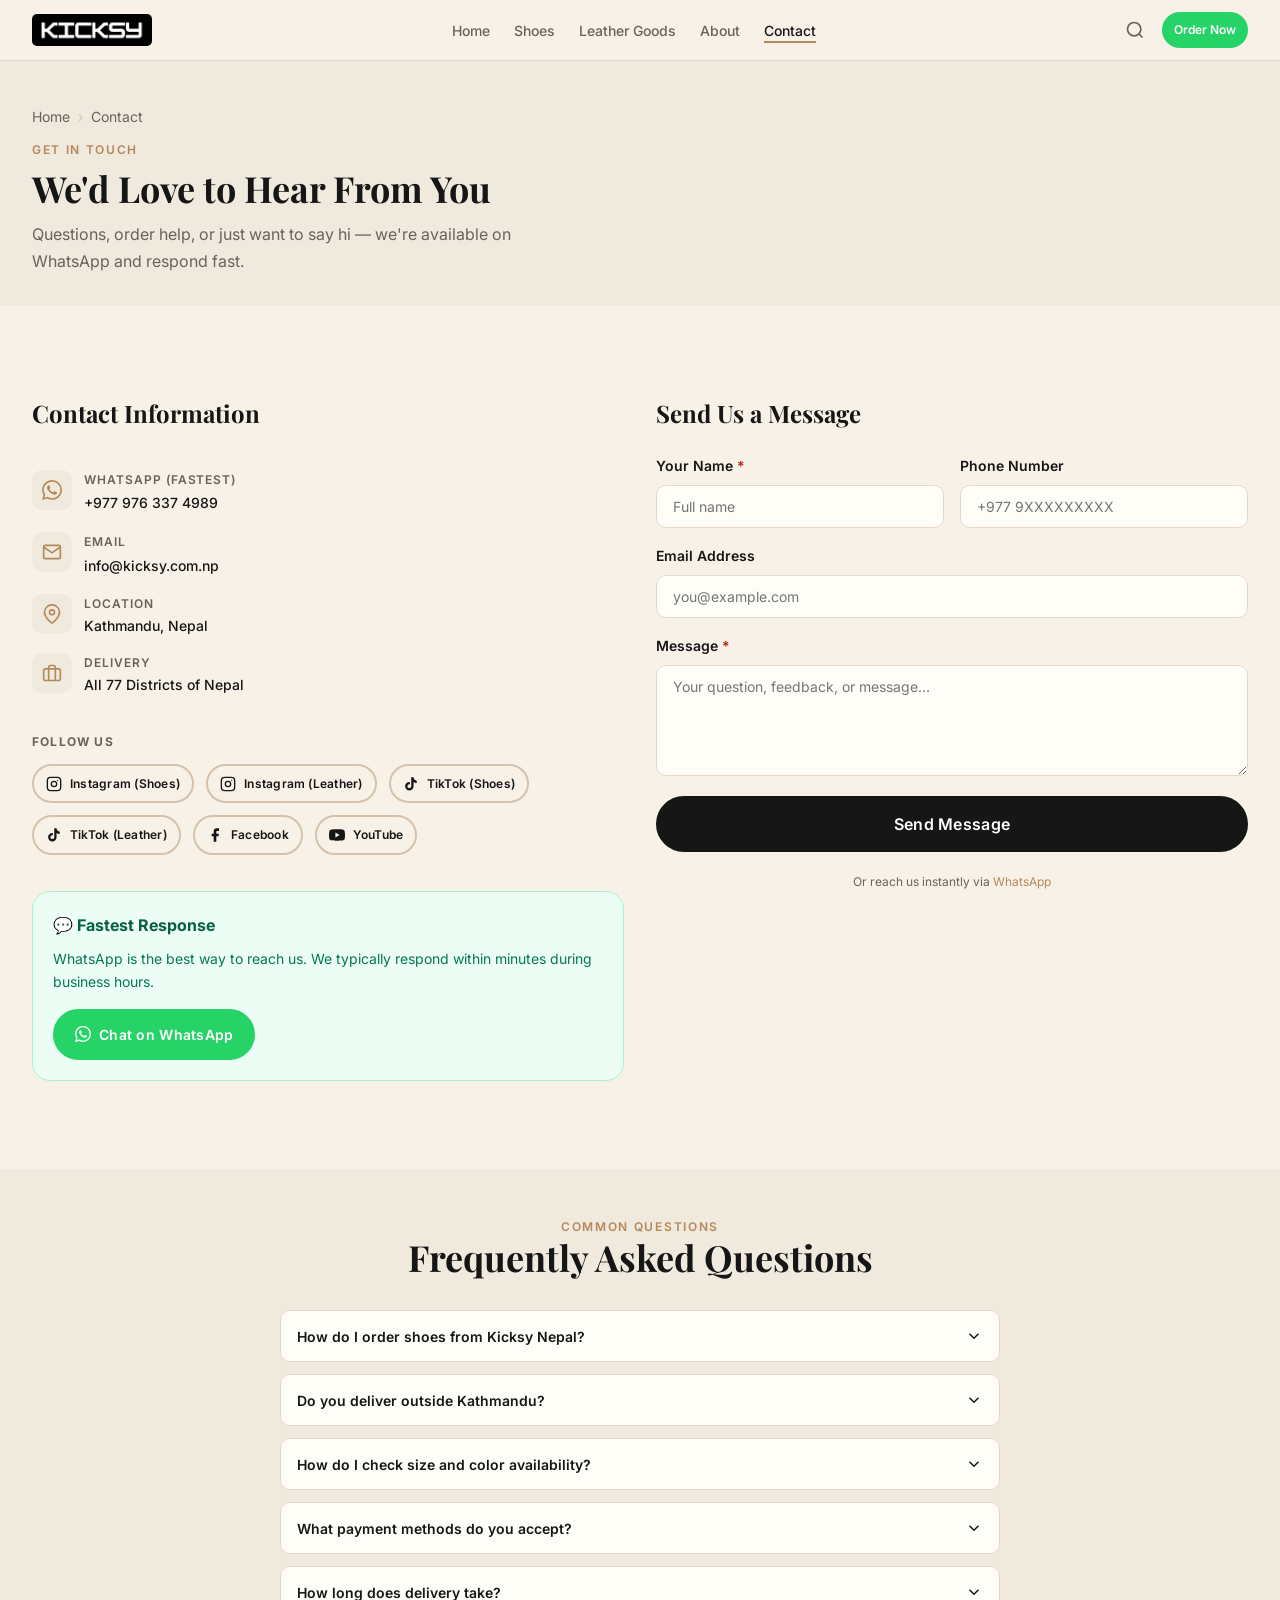
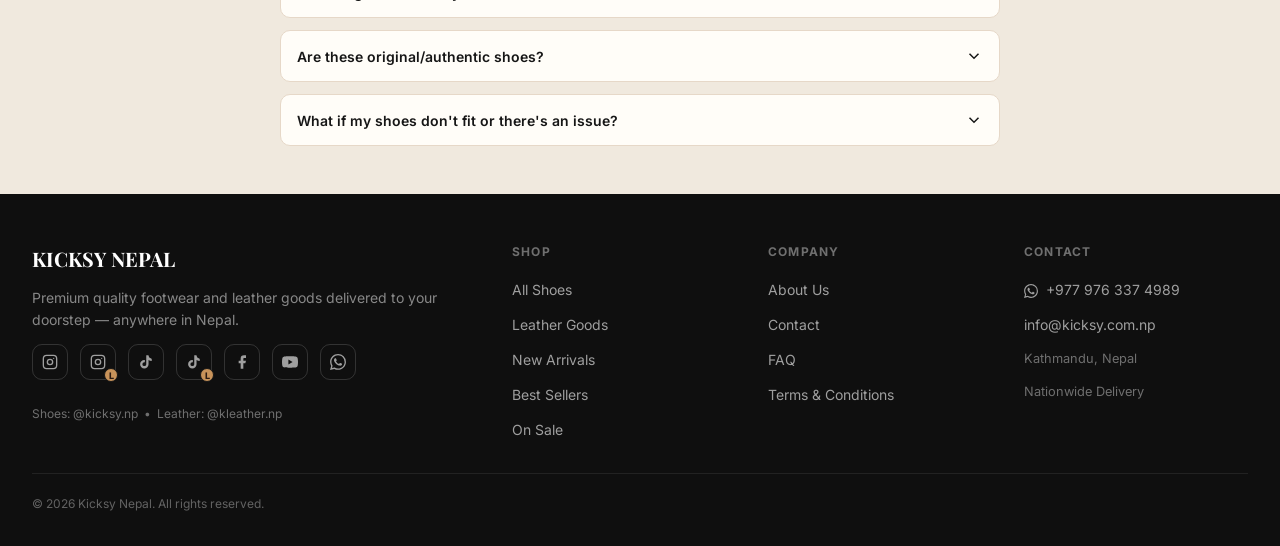
<file: contact.html>
<!doctype html>
<html lang="en">
  <head>
    <meta charset="UTF-8" />
    <meta name="viewport" content="width=device-width, initial-scale=1.0" />

    <title>Contact Us | Kicksy Nepal</title>
    <!-- Favicons -->
    <link rel="icon" type="image/svg+xml" href="./assets/favicon/favicon.svg" />
    <link
      rel="icon"
      type="image/png"
      sizes="32x32"
      href="./assets/favicon/favicon-96x96.png"
    />
    <link
      rel="icon"
      type="image/png"
      sizes="16x16"
      href="./assets/favicon/favicon-96x96.png"
    />
    <link
      rel="apple-touch-icon"
      sizes="180x180"
      href="./assets/favicon/apple-touch-icon.png"
    />
    <link rel="manifest" href="./assets/favicon/site.webmanifest" />
    <meta name="theme-color" content="#0F0F0F" />
    <meta
      name="description"
      content="Contact Kicksy Nepal via WhatsApp, email, or the contact form. Nationwide delivery across Nepal. Fast responses guaranteed."
    />
    <link rel="canonical" href="https://kicksy.com.np/contact" />
    <meta property="og:title" content="Contact Kicksy Nepal" />
    <meta
      property="og:description"
      content="Get in touch with Kicksy Nepal. Order via WhatsApp or fill our contact form. Nationwide delivery."
    />
    <meta property="og:url" content="https://kicksy.com.np/contact" />
    <meta
      property="og:image"
      content="https://kicksy.com.np/assets/images/og-image.png"
    />
    <meta property="og:type" content="website" />
    <meta property="og:site_name" content="Kicksy Nepal" />
    <meta property="og:locale" content="en_US" />
    <meta name="twitter:card" content="summary_large_image" />
    <meta name="twitter:title" content="Contact Kicksy Nepal" />
    <meta
      name="twitter:description"
      content="Get in touch with Kicksy Nepal. Order via WhatsApp or fill our contact form. Nationwide delivery."
    />
    <meta
      name="twitter:image"
      content="https://kicksy.com.np/assets/images/og-image.png"
    />
    <meta name="robots" content="index, follow" />
    <link rel="preconnect" href="https://fonts.googleapis.com" />
    <link rel="preconnect" href="https://fonts.gstatic.com" crossorigin />
    <link
      href="https://fonts.googleapis.com/css2?family=Playfair+Display:ital,wght@0,700;1,700&family=Inter:wght@400;500;600;700&display=swap"
      rel="stylesheet"
    />
    <link rel="stylesheet" href="./assets/css/styles.css" />

    <!-- Formspree CAPTCHA: Google reCAPTCHA v2 widget script -->
    <script src="https://www.google.com/recaptcha/api.js" async defer></script>

    <!-- FAQ JSON-LD -->
    <script type="application/ld+json">
      {
        "@context": "https://schema.org",
        "@type": "FAQPage",
        "mainEntity": [
          {
            "@type": "Question",
            "name": "How do I order shoes from Kicksy Nepal?",
            "acceptedAnswer": {
              "@type": "Answer",
              "text": "Browse our collection, select your size and color, then click the WhatsApp order button. A pre-filled message will open — just send it and we'll confirm your order."
            }
          },
          {
            "@type": "Question",
            "name": "Do you deliver outside Kathmandu?",
            "acceptedAnswer": {
              "@type": "Answer",
              "text": "Yes! We deliver to all 77 districts of Nepal. Delivery typically takes 3–7 working days depending on your location."
            }
          },
          {
            "@type": "Question",
            "name": "How do I check size availability?",
            "acceptedAnswer": {
              "@type": "Answer",
              "text": "On each product page, you can see available sizes. Select your color first to see exact stock per size. You can also ask us on WhatsApp."
            }
          },
          {
            "@type": "Question",
            "name": "What payment methods are available?",
            "acceptedAnswer": {
              "@type": "Answer",
              "text": "We currently accept cash on delivery (COD). Payment is made when your shoes arrive at your door. No advance payment required."
            }
          },
          {
            "@type": "Question",
            "name": "How long does delivery take?",
            "acceptedAnswer": {
              "@type": "Answer",
              "text": "Kathmandu Valley: 1–3 working days. Other cities and districts: 3–7 working days. We'll keep you updated via WhatsApp."
            }
          },
          {
            "@type": "Question",
            "name": "Are these original or authentic shoes?",
            "acceptedAnswer": {
              "@type": "Answer",
              "text": "Most of our ready-to-ship catalog consists of premium master copy footwear, designed to closely match the original styles at an affordable price. 100% original brand-authentic pairs are available on pre-order — message us on WhatsApp with the model you want."
            }
          }
        ]
      }
    </script>

    <!-- Breadcrumb Schema -->
    <script type="application/ld+json">
      {
        "@context": "https://schema.org",
        "@type": "BreadcrumbList",
        "itemListElement": [
          {
            "@type": "ListItem",
            "position": 1,
            "name": "Home",
            "item": "https://kicksy.com.np/"
          },
          {
            "@type": "ListItem",
            "position": 2,
            "name": "Contact",
            "item": "https://kicksy.com.np/contact"
          }
        ]
      }
    </script>
  </head>
  <body>
    <header class="site-header" role="banner">
      <div class="container">
        <div class="header-inner">
          <a href="" class="site-logo" aria-label="Kicksy Nepal home">
            <img
              src="./assets/images/kicksylogob.PNG"
              alt="Kicksy Nepal Logo"
              class="logo-image"
            />
          </a>
          <nav class="site-nav" aria-label="Main navigation">
            <ul>
              <li><a href="/">Home</a></li>
              <li><a href="/shop">Shoes</a></li>
              <li><a href="/leather">Leather Goods</a></li>
              <li><a href="/about">About</a></li>
              <li><a href="/contact" class="active">Contact</a></li>
            </ul>
          </nav>
          <div class="header-actions">
            <button
              class="header-icon-btn search-toggle"
              aria-label="Search products"
            >
              <svg
                viewBox="0 0 24 24"
                fill="none"
                stroke="currentColor"
                stroke-width="2"
              >
                <circle cx="11" cy="11" r="8" />
                <path d="m21 21-4.35-4.35" />
              </svg>
            </button>
            <a
              href="https://wa.me/9779763374989"
              class="header-wa-btn"
              target="_blank"
              rel="noopener"
              >Order Now</a
            >
            <button
              class="hamburger-btn"
              id="hamburger"
              aria-label="Open menu"
              aria-expanded="false"
              aria-controls="mobileNav"
            >
              <span></span><span></span><span></span>
            </button>
          </div>
        </div>
      </div>
    </header>

    <nav id="mobileNav" class="mobile-nav" aria-label="Mobile navigation">
      <div class="mobile-nav-overlay"></div>
      <div class="mobile-nav-drawer">
        <button
          class="mobile-nav-close"
          id="mobileNavClose"
          aria-label="Close menu"
        >
          <svg
            width="18"
            height="18"
            viewBox="0 0 24 24"
            fill="none"
            stroke="currentColor"
            stroke-width="2.5"
          >
            <path d="M18 6L6 18M6 6l12 12" />
          </svg>
        </button>
        <div class="mobile-nav-links">
          <a href="/"
            >Home
            <svg
              width="16"
              height="16"
              viewBox="0 0 24 24"
              fill="none"
              stroke="currentColor"
              stroke-width="2"
            >
              <path d="M9 18l6-6-6-6" /></svg
          ></a>
          <a href="/shop"
            >Shoes
            <svg
              width="16"
              height="16"
              viewBox="0 0 24 24"
              fill="none"
              stroke="currentColor"
              stroke-width="2"
            >
              <path d="M9 18l6-6-6-6" /></svg
          ></a>
          <a href="/leather"
            >Leather Goods
            <svg
              width="16"
              height="16"
              viewBox="0 0 24 24"
              fill="none"
              stroke="currentColor"
              stroke-width="2"
            >
              <path d="M9 18l6-6-6-6" /></svg
          ></a>
          <a href="/about"
            >About
            <svg
              width="16"
              height="16"
              viewBox="0 0 24 24"
              fill="none"
              stroke="currentColor"
              stroke-width="2"
            >
              <path d="M9 18l6-6-6-6" /></svg
          ></a>
          <a href="/contact"
            >Contact
            <svg
              width="16"
              height="16"
              viewBox="0 0 24 24"
              fill="none"
              stroke="currentColor"
              stroke-width="2"
            >
              <path d="M9 18l6-6-6-6" /></svg
          ></a>
        </div>
        <div class="mobile-nav-footer">
          <a
            href="https://wa.me/9779763374989"
            class="btn btn-whatsapp btn-block"
            target="_blank"
            rel="noopener"
            >Order on WhatsApp</a
          >
        </div>
      </div>
    </nav>

    <div id="searchOverlay" class="search-overlay" role="search">
      <div class="search-box">
        <svg
          width="20"
          height="20"
          viewBox="0 0 24 24"
          fill="none"
          stroke="currentColor"
          stroke-width="2"
          style="color: var(--secondary); flex-shrink: 0"
        >
          <circle cx="11" cy="11" r="8" />
          <path d="m21 21-4.35-4.35" />
        </svg>
        <input
          id="searchInput"
          class="search-input"
          type="search"
          placeholder="Search shoes, brands…"
          aria-label="Search products"
        />
        <button id="searchClose" class="search-close" aria-label="Close search">
          <svg
            width="20"
            height="20"
            viewBox="0 0 24 24"
            fill="none"
            stroke="currentColor"
            stroke-width="2"
          >
            <path d="M18 6L6 18M6 6l12 12" />
          </svg>
        </button>
      </div>
    </div>

    <main>
      <!-- Hero -->
      <section class="contact-hero" aria-label="Contact Kicksy Nepal">
        <div class="container">
          <nav class="breadcrumb" aria-label="Breadcrumb">
            <a href="/">Home</a>
            <span class="breadcrumb-sep" aria-hidden="true">›</span>
            <span aria-current="page">Contact</span>
          </nav>
          <p class="section-eyebrow">Get in Touch</p>
          <h1 class="section-title" style="margin-top: var(--sp-2)">
            We'd Love to Hear From You
          </h1>
          <p class="section-sub" style="margin: var(--sp-3) 0 0">
            Questions, order help, or just want to say hi — we're available on
            WhatsApp and respond fast.
          </p>
        </div>
      </section>

      <!-- Contact grid -->
      <section class="section reveal" aria-label="Contact information and form">
        <div class="container">
          <div class="contact-grid">
            <!-- Info -->
            <div class="contact-info">
              <h2
                style="
                  font-family: var(--font-display);
                  font-size: var(--text-2xl);
                  font-weight: 700;
                  margin-bottom: var(--sp-5);
                "
              >
                Contact Information
              </h2>

              <div class="contact-info-item">
                <div class="contact-info-icon" aria-hidden="true">
                  <svg
                    xmlns="http://www.w3.org/2000/svg"
                    width="20"
                    height="20"
                    viewBox="0 0 24 24"
                    fill="currentColor"
                  >
                    <path
                      d="M17.472 14.382c-.297-.149-1.758-.867-2.03-.967-.273-.099-.471-.148-.67.15-.197.297-.767.966-.94 1.164-.173.199-.347.223-.644.075-.297-.15-1.255-.463-2.39-1.475-.883-.788-1.48-1.761-1.653-2.059-.173-.297-.018-.458.13-.606.134-.133.298-.347.446-.52.149-.174.198-.298.298-.497.099-.198.05-.371-.025-.52-.075-.149-.669-1.612-.916-2.207-.242-.579-.487-.5-.669-.51-.173-.008-.371-.01-.57-.01-.198 0-.52.074-.792.372-.272.297-1.04 1.016-1.04 2.479 0 1.462 1.065 2.875 1.213 3.074.149.198 2.096 3.2 5.077 4.487.709.306 1.262.489 1.694.625.712.227 1.36.195 1.871.118.571-.085 1.758-.719 2.006-1.413.248-.694.248-1.289.173-1.413-.074-.124-.272-.198-.57-.347m-5.421 7.403h-.004a9.87 9.87 0 01-5.031-1.378l-.361-.214-3.741.982.998-3.648-.235-.374a9.86 9.86 0 01-1.51-5.26c.001-5.45 4.436-9.884 9.888-9.884 2.64 0 5.122 1.03 6.988 2.898a9.825 9.825 0 012.893 6.994c-.003 5.45-4.437 9.884-9.885 9.884m8.413-18.297A11.815 11.815 0 0012.05 0C5.495 0 .16 5.335.157 11.892c0 2.096.547 4.142 1.588 5.945L.057 24l6.305-1.654a11.882 11.882 0 005.683 1.448h.005c6.554 0 11.89-5.335 11.893-11.893a11.821 11.821 0 00-3.48-8.413z"
                    />
                  </svg>
                </div>
                <div>
                  <p class="contact-info-label">WhatsApp (Fastest)</p>
                  <a
                    href="https://wa.me/9779763374989"
                    class="contact-info-value"
                    target="_blank"
                    rel="noopener"
                    >+977 976 337 4989</a
                  >
                </div>
              </div>

              <div class="contact-info-item">
                <div class="contact-info-icon" aria-hidden="true">
                  <svg
                    width="20"
                    height="20"
                    viewBox="0 0 24 24"
                    fill="none"
                    stroke="currentColor"
                    stroke-width="2"
                  >
                    <path
                      d="M4 4h16c1.1 0 2 .9 2 2v12c0 1.1-.9 2-2 2H4c-1.1 0-2-.9-2-2V6c0-1.1.9-2 2-2z"
                    />
                    <polyline points="22,6 12,13 2,6" />
                  </svg>
                </div>
                <div>
                  <p class="contact-info-label">Email</p>
                  <a href="mailto:info@kicksy.com.np" class="contact-info-value"
                    >info@kicksy.com.np</a
                  >
                </div>
              </div>

              <div class="contact-info-item">
                <div class="contact-info-icon" aria-hidden="true">
                  <svg
                    width="20"
                    height="20"
                    viewBox="0 0 24 24"
                    fill="none"
                    stroke="currentColor"
                    stroke-width="2"
                  >
                    <path d="M21 10c0 7-9 13-9 13s-9-6-9-13a9 9 0 0118 0z" />
                    <circle cx="12" cy="10" r="3" />
                  </svg>
                </div>
                <div>
                  <p class="contact-info-label">Location</p>
                  <p class="contact-info-value">Kathmandu, Nepal</p>
                </div>
              </div>

              <div class="contact-info-item">
                <div class="contact-info-icon" aria-hidden="true">
                  <svg
                    width="20"
                    height="20"
                    viewBox="0 0 24 24"
                    fill="none"
                    stroke="currentColor"
                    stroke-width="2"
                  >
                    <rect x="2" y="7" width="20" height="14" rx="2" />
                    <path d="M16 21V5a2 2 0 00-2-2h-4a2 2 0 00-2 2v16" />
                  </svg>
                </div>
                <div>
                  <p class="contact-info-label">Delivery</p>
                  <p class="contact-info-value">All 77 Districts of Nepal</p>
                </div>
              </div>

              <!-- Social links -->
              <div class="social-section">
                <p class="footer-heading" style="margin-bottom: var(--sp-3)">
                  Follow Us
                </p>
                <div class="social-links">
                  <a
                    href="https://www.instagram.com/kicksy.np/"
                    class="btn btn-ghost btn-sm"
                    target="_blank"
                    rel="noopener"
                    aria-label="Kicksy Nepal Instagram"
                  >
                    <svg
                      width="16"
                      height="16"
                      viewBox="0 0 24 24"
                      fill="none"
                      stroke="currentColor"
                      stroke-width="2"
                    >
                      <rect x="2" y="2" width="20" height="20" rx="5" />
                      <circle cx="12" cy="12" r="4" />
                      <circle
                        cx="17.5"
                        cy="6.5"
                        r="1"
                        fill="currentColor"
                        stroke="none"
                      />
                    </svg>
                    Instagram (Shoes)
                  </a>
                  <a
                    href="https://www.instagram.com/kleather.np/"
                    class="btn btn-ghost btn-sm"
                    target="_blank"
                    rel="noopener"
                    aria-label="Kicksy Leather Instagram"
                  >
                    <svg
                      width="16"
                      height="16"
                      viewBox="0 0 24 24"
                      fill="none"
                      stroke="currentColor"
                      stroke-width="2"
                    >
                      <rect x="2" y="2" width="20" height="20" rx="5" />
                      <circle cx="12" cy="12" r="4" />
                      <circle
                        cx="17.5"
                        cy="6.5"
                        r="1"
                        fill="currentColor"
                        stroke="none"
                      />
                    </svg>
                    Instagram (Leather)
                  </a>
                  <a
                    href="https://www.tiktok.com/@kicksy.np?lang=en"
                    class="btn btn-ghost btn-sm"
                    target="_blank"
                    rel="noopener"
                    aria-label="Kicksy Nepal TikTok"
                  >
                    <svg
                      width="16"
                      height="16"
                      viewBox="0 0 24 24"
                      fill="currentColor"
                    >
                      <path
                        d="M19.59 6.69a4.83 4.83 0 01-3.77-4.25V2h-3.45v13.67a2.89 2.89 0 01-2.88 2.5 2.89 2.89 0 01-2.89-2.89 2.89 2.89 0 012.89-2.89c.28 0 .54.04.79.1V9.01a6.33 6.33 0 00-.79-.05 6.34 6.34 0 00-6.34 6.34 6.34 6.34 0 006.34 6.34 6.34 6.34 0 006.33-6.34V8.98a8.2 8.2 0 004.79 1.52V7.07a4.85 4.85 0 01-1.02-.38z"
                      />
                    </svg>
                    TikTok (Shoes)
                  </a>
                  <a
                    href="https://www.tiktok.com/@kleather.np?lang=en"
                    class="btn btn-ghost btn-sm"
                    target="_blank"
                    rel="noopener"
                    aria-label="Kicksy Leather TikTok"
                  >
                    <svg
                      width="16"
                      height="16"
                      viewBox="0 0 24 24"
                      fill="currentColor"
                    >
                      <path
                        d="M19.59 6.69a4.83 4.83 0 01-3.77-4.25V2h-3.45v13.67a2.89 2.89 0 01-2.88 2.5 2.89 2.89 0 01-2.89-2.89 2.89 2.89 0 012.89-2.89c.28 0 .54.04.79.1V9.01a6.33 6.33 0 00-.79-.05 6.34 6.34 0 00-6.34 6.34 6.34 6.34 0 006.34 6.34 6.34 6.34 0 006.33-6.34V8.98a8.2 8.2 0 004.79 1.52V7.07a4.85 4.85 0 01-1.02-.38z"
                      />
                    </svg>
                    TikTok (Leather)
                  </a>
                  <a
                    href="https://www.facebook.com/kicksy.np/"
                    class="btn btn-ghost btn-sm"
                    target="_blank"
                    rel="noopener"
                    aria-label="Facebook"
                  >
                    <svg
                      width="16"
                      height="16"
                      viewBox="0 0 24 24"
                      fill="currentColor"
                    >
                      <path
                        d="M18 2h-3a5 5 0 00-5 5v3H7v4h3v8h4v-8h3l1-4h-4V7a1 1 0 011-1h3z"
                      />
                    </svg>
                    Facebook
                  </a>
                  <a
                    href="https://www.youtube.com/@kicksynp"
                    class="btn btn-ghost btn-sm"
                    target="_blank"
                    rel="noopener"
                    aria-label="YouTube"
                  >
                    <svg
                      width="16"
                      height="16"
                      viewBox="0 0 24 24"
                      fill="currentColor"
                    >
                      <path
                        d="M23.5 6.2a3 3 0 00-2.1-2.1C19.5 3.5 12 3.5 12 3.5s-7.5 0-9.4.6A3 3 0 00.5 6.2 31 31 0 000 12a31 31 0 00.5 5.8 3 3 0 002.1 2.1c1.9.6 9.4.6 9.4.6s7.5 0 9.4-.6a3 3 0 002.1-2.1A31 31 0 0024 12a31 31 0 00-.5-5.8zM9.6 15.6V8.4l6.3 3.6-6.3 3.6z"
                      />
                    </svg>
                    YouTube
                  </a>
                </div>
              </div>

              <!-- WhatsApp CTA card -->
              <div class="wa-contact-card">
                <p class="wa-contact-card-title">💬 Fastest Response</p>
                <p class="wa-contact-card-desc">
                  WhatsApp is the best way to reach us. We typically respond
                  within minutes during business hours.
                </p>
                <a
                  href="https://wa.me/9779763374989"
                  class="btn btn-whatsapp"
                  target="_blank"
                  rel="noopener"
                >
                  <svg
                    xmlns="http://www.w3.org/2000/svg"
                    width="16"
                    height="16"
                    viewBox="0 0 24 24"
                    fill="currentColor"
                  >
                    <path
                      d="M17.472 14.382c-.297-.149-1.758-.867-2.03-.967-.273-.099-.471-.148-.67.15-.197.297-.767.966-.94 1.164-.173.199-.347.223-.644.075-.297-.15-1.255-.463-2.39-1.475-.883-.788-1.48-1.761-1.653-2.059-.173-.297-.018-.458.13-.606.134-.133.298-.347.446-.52.149-.174.198-.298.298-.497.099-.198.05-.371-.025-.52-.075-.149-.669-1.612-.916-2.207-.242-.579-.487-.5-.669-.51-.173-.008-.371-.01-.57-.01-.198 0-.52.074-.792.372-.272.297-1.04 1.016-1.04 2.479 0 1.462 1.065 2.875 1.213 3.074.149.198 2.096 3.2 5.077 4.487.709.306 1.262.489 1.694.625.712.227 1.36.195 1.871.118.571-.085 1.758-.719 2.006-1.413.248-.694.248-1.289.173-1.413-.074-.124-.272-.198-.57-.347m-5.421 7.403h-.004a9.87 9.87 0 01-5.031-1.378l-.361-.214-3.741.982.998-3.648-.235-.374a9.86 9.86 0 01-1.51-5.26c.001-5.45 4.436-9.884 9.888-9.884 2.64 0 5.122 1.03 6.988 2.898a9.825 9.825 0 012.893 6.994c-.003 5.45-4.437 9.884-9.885 9.884m8.413-18.297A11.815 11.815 0 0012.05 0C5.495 0 .16 5.335.157 11.892c0 2.096.547 4.142 1.588 5.945L.057 24l6.305-1.654a11.882 11.882 0 005.683 1.448h.005c6.554 0 11.89-5.335 11.893-11.893a11.821 11.821 0 00-3.48-8.413z"
                    />
                  </svg>
                  Chat on WhatsApp
                </a>
              </div>
            </div>

            <!-- Contact form -->
            <div>
              <h2
                style="
                  font-family: var(--font-display);
                  font-size: var(--text-2xl);
                  font-weight: 700;
                  margin-bottom: var(--sp-5);
                "
              >
                Send Us a Message
              </h2>

              <div id="contactSuccess" class="success-message" role="alert">
                <div class="success-icon" aria-hidden="true">
                  <svg
                    width="24"
                    height="24"
                    viewBox="0 0 24 24"
                    fill="none"
                    stroke="white"
                    stroke-width="3"
                  >
                    <path d="M5 13l4 4L19 7" />
                  </svg>
                </div>
                <h3 style="font-weight: 700">Message Received!</h3>
                <p style="color: var(--secondary); font-size: var(--text-sm)">
                  We'll get back to you soon. For the fastest response, reach us
                  on WhatsApp.
                </p>
                <a
                  href="https://wa.me/9779763374989"
                  class="btn btn-whatsapp"
                  target="_blank"
                  rel="noopener"
                  >Open WhatsApp</a
                >
              </div>

              <form id="contactForm" novalidate aria-label="Contact form">
                <!-- Honeypot -->
                <div class="hp-field" aria-hidden="true">
                  <input
                    type="text"
                    name="hp_website"
                    tabindex="-1"
                    autocomplete="off"
                  />
                </div>

                <div class="form-grid">
                  <div class="form-field">
                    <label class="form-label" for="contactName"
                      >Your Name
                      <span style="color: var(--sale)">*</span></label
                    >
                    <input
                      id="contactName"
                      name="name"
                      class="form-input"
                      type="text"
                      placeholder="Full name"
                      autocomplete="name"
                      required
                    />
                    <span class="form-error" role="alert"></span>
                  </div>
                  <div class="form-field">
                    <label class="form-label" for="contactPhone"
                      >Phone Number</label
                    >
                    <input
                      id="contactPhone"
                      name="phone"
                      class="form-input"
                      type="tel"
                      placeholder="+977 9XXXXXXXXX"
                      autocomplete="tel"
                    />
                    <span class="form-error" role="alert"></span>
                  </div>
                  <div class="form-field full-width">
                    <label class="form-label" for="contactEmail"
                      >Email Address</label
                    >
                    <input
                      id="contactEmail"
                      name="email"
                      class="form-input"
                      type="email"
                      placeholder="you@example.com"
                      autocomplete="email"
                    />
                    <span class="form-error" role="alert"></span>
                  </div>
                  <div class="form-field full-width">
                    <label class="form-label" for="contactMessage"
                      >Message <span style="color: var(--sale)">*</span></label
                    >
                    <textarea
                      id="contactMessage"
                      name="message"
                      class="form-textarea"
                      rows="5"
                      placeholder="Your question, feedback, or message…"
                      required
                    ></textarea>
                    <span class="form-error" role="alert"></span>
                  </div>
                </div>

                <!--
              Formspree CAPTCHA (Google reCAPTCHA v2) — replace
              YOUR_RECAPTCHA_SITE_KEY with the SITE key from the
              reCAPTCHA admin console (google.com/recaptcha/admin).
              Choose "reCAPTCHA v2 / Checkbox" when creating the key,
              and add your domain (kicksy.com.np). Paste the matching
              SECRET key into your Formspree form's Settings →
              reCAPTCHA field. Requires the reCAPTCHA script tag in
              <head> (already added) — Formspree automatically looks
              for a field named "g-recaptcha-response" in the
              submission, which is what the widget produces and what
              forms.js forwards through; do not rename this field.
            -->
                <div class="form-field full-width">
                  <div
                    class="g-recaptcha"
                    data-sitekey="6LdWOSYtAAAAAN_tUkxDWU12nWVOzsp3pj8hxH6q"
                  ></div>
                </div>

                <div class="form-submit-wrap">
                  <button
                    type="submit"
                    class="btn btn-primary btn-lg btn-block"
                  >
                    Send Message
                  </button>
                  <p
                    style="
                      text-align: center;
                      font-size: var(--text-xs);
                      color: var(--secondary);
                      margin-top: var(--sp-2);
                    "
                  >
                    Or reach us instantly via
                    <a
                      href="https://wa.me/9779763374989"
                      style="color: var(--accent)"
                      target="_blank"
                      rel="noopener"
                      >WhatsApp</a
                    >
                  </p>
                </div>
              </form>
            </div>
          </div>
        </div>
      </section>

      <!-- FAQ -->
      <section class="faq-section reveal" id="faq" aria-labelledby="faqTitle">
        <div class="container">
          <div class="section-header centered">
            <p class="section-eyebrow">Common Questions</p>
            <h2 class="section-title" id="faqTitle">
              Frequently Asked Questions
            </h2>
          </div>
          <div class="faq-list" role="list">
            <div class="faq-item" role="listitem">
              <button class="faq-q" aria-expanded="false">
                How do I order shoes from Kicksy Nepal?
                <svg
                  width="18"
                  height="18"
                  viewBox="0 0 24 24"
                  fill="none"
                  stroke="currentColor"
                  stroke-width="2"
                  aria-hidden="true"
                >
                  <path d="M6 9l6 6 6-6" />
                </svg>
              </button>
              <div class="faq-a">
                <p>
                  Browse our shop, find your perfect pair, select your size and
                  color, then click the <strong>WhatsApp Order</strong> button.
                  A pre-filled message opens — just hit send. We'll confirm
                  availability and arrange delivery. Alternatively, fill the
                  order inquiry form on the product page.
                </p>
              </div>
            </div>

            <div class="faq-item" role="listitem">
              <button class="faq-q" aria-expanded="false">
                Do you deliver outside Kathmandu?
                <svg
                  width="18"
                  height="18"
                  viewBox="0 0 24 24"
                  fill="none"
                  stroke="currentColor"
                  stroke-width="2"
                  aria-hidden="true"
                >
                  <path d="M6 9l6 6 6-6" />
                </svg>
              </button>
              <div class="faq-a">
                <p>
                  Absolutely. We deliver to all 77 districts of Nepal — from
                  Kathmandu to the most remote areas. Delivery time varies:
                  Kathmandu Valley takes 1–3 working days; other areas typically
                  3–7 working days. We partner with trusted courier services to
                  ensure your order arrives safely.
                </p>
              </div>
            </div>

            <div class="faq-item" role="listitem">
              <button class="faq-q" aria-expanded="false">
                How do I check size and color availability?
                <svg
                  width="18"
                  height="18"
                  viewBox="0 0 24 24"
                  fill="none"
                  stroke="currentColor"
                  stroke-width="2"
                  aria-hidden="true"
                >
                  <path d="M6 9l6 6 6-6" />
                </svg>
              </button>
              <div class="faq-a">
                <p>
                  On each product page, you'll see all available sizes and
                  colors. Select a color first — the sizes available for that
                  color will update automatically. Sizes shown as strikethrough
                  are out of stock for that color. If you're unsure or want a
                  specific combination, just ask us on WhatsApp.
                </p>
              </div>
            </div>

            <div class="faq-item" role="listitem">
              <button class="faq-q" aria-expanded="false">
                What payment methods do you accept?
                <svg
                  width="18"
                  height="18"
                  viewBox="0 0 24 24"
                  fill="none"
                  stroke="currentColor"
                  stroke-width="2"
                  aria-hidden="true"
                >
                  <path d="M6 9l6 6 6-6" />
                </svg>
              </button>
              <div class="faq-a">
                <p>
                  We currently accept <strong>Cash on Delivery (COD)</strong> —
                  you pay when your shoes arrive at your door. No advance
                  payment is required. This means zero risk for you. We're
                  working on adding more payment options in the future.
                </p>
              </div>
            </div>

            <div class="faq-item" role="listitem">
              <button class="faq-q" aria-expanded="false">
                How long does delivery take?
                <svg
                  width="18"
                  height="18"
                  viewBox="0 0 24 24"
                  fill="none"
                  stroke="currentColor"
                  stroke-width="2"
                  aria-hidden="true"
                >
                  <path d="M6 9l6 6 6-6" />
                </svg>
              </button>
              <div class="faq-a">
                <p>
                  Kathmandu Valley: 1–3 working days. Outside the valley (major
                  cities like Pokhara, Chitwan, Butwal, Dharan): 3–5 working
                  days. Remote areas: 5–7 working days. We'll keep you updated
                  throughout the process via WhatsApp.
                </p>
              </div>
            </div>

            <div class="faq-item" role="listitem">
              <button class="faq-q" aria-expanded="false">
                Are these original/authentic shoes?
                <svg
                  width="18"
                  height="18"
                  viewBox="0 0 24 24"
                  fill="none"
                  stroke="currentColor"
                  stroke-width="2"
                  aria-hidden="true"
                >
                  <path d="M6 9l6 6 6-6" />
                </svg>
              </button>
              <div class="faq-a">
                <p>
                  Most of our ready-to-ship catalog consists of
                  <strong>premium master copy</strong> footwear — high-quality
                  pairs designed to closely match the look and feel of the
                  original styles, at a much more affordable price. If you
                  specifically want a
                  <strong>100% original / brand-authentic pair</strong>, we can
                  take that as a pre-order — just message us on WhatsApp with
                  the model and we'll confirm pricing and timeline. See our
                  <a href="/about#quality">About page</a> for more details.
                </p>
              </div>
            </div>

            <div class="faq-item" role="listitem">
              <button class="faq-q" aria-expanded="false">
                What if my shoes don't fit or there's an issue?
                <svg
                  width="18"
                  height="18"
                  viewBox="0 0 24 24"
                  fill="none"
                  stroke="currentColor"
                  stroke-width="2"
                  aria-hidden="true"
                >
                  <path d="M6 9l6 6 6-6" />
                </svg>
              </button>
              <div class="faq-a">
                <p>
                  Contact us immediately via WhatsApp. We'll work with you to
                  find the best resolution. We take quality seriously — if
                  there's an issue with the product you received, we'll make it
                  right. Size exchanges are considered on a case-by-case basis
                  depending on stock availability.
                </p>
              </div>
            </div>
          </div>
        </div>
      </section>
    </main>

    <footer class="site-footer" role="contentinfo">
      <div class="container">
        <div class="footer-grid">
          <div class="footer-brand">
            <a href="/" class="footer-logo" aria-label="Kicksy Nepal"
              >KICKSY NEPAL</a
            >
            <p class="footer-tagline">
              Premium quality footwear and leather goods delivered to your
              doorstep — anywhere in Nepal.
            </p>
            <div class="social-links" aria-label="Social media">
              <a
                href="https://www.instagram.com/kicksy.np/"
                class="social-link"
                target="_blank"
                rel="noopener"
                aria-label="Kicksy Nepal Instagram (Shoes)"
              >
                <svg
                  width="16"
                  height="16"
                  viewBox="0 0 24 24"
                  fill="none"
                  stroke="currentColor"
                  stroke-width="2"
                >
                  <rect x="2" y="2" width="20" height="20" rx="5" />
                  <circle cx="12" cy="12" r="4" />
                  <circle
                    cx="17.5"
                    cy="6.5"
                    r="1"
                    fill="currentColor"
                    stroke="none"
                  />
                </svg>
              </a>
              <a
                href="https://www.instagram.com/kleather.np/"
                class="social-link"
                target="_blank"
                rel="noopener"
                aria-label="Kicksy Leather Instagram"
              >
                <svg
                  width="16"
                  height="16"
                  viewBox="0 0 24 24"
                  fill="none"
                  stroke="currentColor"
                  stroke-width="2"
                >
                  <rect x="2" y="2" width="20" height="20" rx="5" />
                  <circle cx="12" cy="12" r="4" />
                  <circle
                    cx="17.5"
                    cy="6.5"
                    r="1"
                    fill="currentColor"
                    stroke="none"
                  />
                </svg>
                <span class="social-link-badge" aria-hidden="true">L</span>
              </a>
              <a
                href="https://www.tiktok.com/@kicksy.np?lang=en"
                class="social-link"
                target="_blank"
                rel="noopener"
                aria-label="Kicksy Nepal TikTok (Shoes)"
              >
                <svg
                  width="16"
                  height="16"
                  viewBox="0 0 24 24"
                  fill="currentColor"
                >
                  <path
                    d="M19.59 6.69a4.83 4.83 0 01-3.77-4.25V2h-3.45v13.67a2.89 2.89 0 01-2.88 2.5 2.89 2.89 0 01-2.89-2.89 2.89 2.89 0 012.89-2.89c.28 0 .54.04.79.1V9.01a6.33 6.33 0 00-.79-.05 6.34 6.34 0 00-6.34 6.34 6.34 6.34 0 006.34 6.34 6.34 6.34 0 006.33-6.34V8.98a8.2 8.2 0 004.79 1.52V7.07a4.85 4.85 0 01-1.02-.38z"
                  />
                </svg>
              </a>
              <a
                href="https://www.tiktok.com/@kleather.np?lang=en"
                class="social-link"
                target="_blank"
                rel="noopener"
                aria-label="Kicksy Leather TikTok"
              >
                <svg
                  width="16"
                  height="16"
                  viewBox="0 0 24 24"
                  fill="currentColor"
                >
                  <path
                    d="M19.59 6.69a4.83 4.83 0 01-3.77-4.25V2h-3.45v13.67a2.89 2.89 0 01-2.88 2.5 2.89 2.89 0 01-2.89-2.89 2.89 2.89 0 012.89-2.89c.28 0 .54.04.79.1V9.01a6.33 6.33 0 00-.79-.05 6.34 6.34 0 00-6.34 6.34 6.34 6.34 0 006.34 6.34 6.34 6.34 0 006.33-6.34V8.98a8.2 8.2 0 004.79 1.52V7.07a4.85 4.85 0 01-1.02-.38z"
                  />
                </svg>
                <span class="social-link-badge" aria-hidden="true">L</span>
              </a>
              <a
                href="https://www.facebook.com/kicksy.np/"
                class="social-link"
                target="_blank"
                rel="noopener"
                aria-label="Facebook"
              >
                <svg
                  width="16"
                  height="16"
                  viewBox="0 0 24 24"
                  fill="currentColor"
                >
                  <path
                    d="M18 2h-3a5 5 0 00-5 5v3H7v4h3v8h4v-8h3l1-4h-4V7a1 1 0 011-1h3z"
                  />
                </svg>
              </a>
              <a
                href="https://www.youtube.com/@kicksynp"
                class="social-link"
                target="_blank"
                rel="noopener"
                aria-label="YouTube"
              >
                <svg
                  width="16"
                  height="16"
                  viewBox="0 0 24 24"
                  fill="currentColor"
                >
                  <path
                    d="M23.5 6.2a3 3 0 00-2.1-2.1C19.5 3.5 12 3.5 12 3.5s-7.5 0-9.4.6A3 3 0 00.5 6.2 31 31 0 000 12a31 31 0 00.5 5.8 3 3 0 002.1 2.1c1.9.6 9.4.6 9.4.6s7.5 0 9.4-.6a3 3 0 002.1-2.1A31 31 0 0024 12a31 31 0 00-.5-5.8zM9.6 15.6V8.4l6.3 3.6-6.3 3.6z"
                  />
                </svg>
              </a>
              <a
                href="https://wa.me/9779763374989"
                class="social-link"
                target="_blank"
                rel="noopener"
                aria-label="WhatsApp"
              >
                <svg
                  width="16"
                  height="16"
                  viewBox="0 0 24 24"
                  fill="currentColor"
                >
                  <path
                    d="M17.472 14.382c-.297-.149-1.758-.867-2.03-.967-.273-.099-.471-.148-.67.15-.197.297-.767.966-.94 1.164-.173.199-.347.223-.644.075-.297-.15-1.255-.463-2.39-1.475-.883-.788-1.48-1.761-1.653-2.059-.173-.297-.018-.458.13-.606.134-.133.298-.347.446-.52.149-.174.198-.298.298-.497.099-.198.05-.371-.025-.52-.075-.149-.669-1.612-.916-2.207-.242-.579-.487-.5-.669-.51-.173-.008-.371-.01-.57-.01-.198 0-.52.074-.792.372-.272.297-1.04 1.016-1.04 2.479 0 1.462 1.065 2.875 1.213 3.074.149.198 2.096 3.2 5.077 4.487.709.306 1.262.489 1.694.625.712.227 1.36.195 1.871.118.571-.085 1.758-.719 2.006-1.413.248-.694.248-1.289.173-1.413-.074-.124-.272-.198-.57-.347m-5.421 7.403h-.004a9.87 9.87 0 01-5.031-1.378l-.361-.214-3.741.982.998-3.648-.235-.374a9.86 9.86 0 01-1.51-5.26c.001-5.45 4.436-9.884 9.888-9.884 2.64 0 5.122 1.03 6.988 2.898a9.825 9.825 0 012.893 6.994c-.003 5.45-4.437 9.884-9.885 9.884m8.413-18.297A11.815 11.815 0 0012.05 0C5.495 0 .16 5.335.157 11.892c0 2.096.547 4.142 1.588 5.945L.057 24l6.305-1.654a11.882 11.882 0 005.683 1.448h.005c6.554 0 11.89-5.335 11.893-11.893a11.821 11.821 0 00-3.48-8.413z"
                  />
                </svg>
              </a>
            </div>
            <p class="footer-social-note">
              Shoes: @kicksy.np &nbsp;•&nbsp; Leather: @kleather.np
            </p>
          </div>
          <div>
            <p class="footer-heading">Shop</p>
            <nav class="footer-links" aria-label="Shop links">
              <a href="/shop">All Shoes</a>
              <a href="/leather">Leather Goods</a>
              <a href="/shop?sort=newest">New Arrivals</a>
              <a href="/shop?sort=bestseller">Best Sellers</a>
              <a href="/shop?sort=discount">On Sale</a>
            </nav>
          </div>
          <div>
            <p class="footer-heading">Company</p>
            <nav class="footer-links" aria-label="Company links">
              <a href="/about">About Us</a>
              <a href="/contact">Contact</a>
              <a href="/contact#faq">FAQ</a>
              <a href="/terms">Terms &amp; Conditions</a>
            </nav>
          </div>
          <div>
            <p class="footer-heading">Contact</p>
            <div class="footer-links">
              <a
                href="https://wa.me/9779763374989"
                target="_blank"
                rel="noopener"
              >
                <svg
                  xmlns="http://www.w3.org/2000/svg"
                  width="14"
                  height="14"
                  viewBox="0 0 24 24"
                  fill="currentColor"
                  style="
                    display: inline;
                    vertical-align: middle;
                    margin-right: 4px;
                  "
                >
                  <path
                    d="M17.472 14.382c-.297-.149-1.758-.867-2.03-.967-.273-.099-.471-.148-.67.15-.197.297-.767.966-.94 1.164-.173.199-.347.223-.644.075-.297-.15-1.255-.463-2.39-1.475-.883-.788-1.48-1.761-1.653-2.059-.173-.297-.018-.458.13-.606.134-.133.298-.347.446-.52.149-.174.198-.298.298-.497.099-.198.05-.371-.025-.52-.075-.149-.669-1.612-.916-2.207-.242-.579-.487-.5-.669-.51-.173-.008-.371-.01-.57-.01-.198 0-.52.074-.792.372-.272.297-1.04 1.016-1.04 2.479 0 1.462 1.065 2.875 1.213 3.074.149.198 2.096 3.2 5.077 4.487.709.306 1.262.489 1.694.625.712.227 1.36.195 1.871.118.571-.085 1.758-.719 2.006-1.413.248-.694.248-1.289.173-1.413-.074-.124-.272-.198-.57-.347m-5.421 7.403h-.004a9.87 9.87 0 01-5.031-1.378l-.361-.214-3.741.982.998-3.648-.235-.374a9.86 9.86 0 01-1.51-5.26c.001-5.45 4.436-9.884 9.888-9.884 2.64 0 5.122 1.03 6.988 2.898a9.825 9.825 0 012.893 6.994c-.003 5.45-4.437 9.884-9.885 9.884m8.413-18.297A11.815 11.815 0 0012.05 0C5.495 0 .16 5.335.157 11.892c0 2.096.547 4.142 1.588 5.945L.057 24l6.305-1.654a11.882 11.882 0 005.683 1.448h.005c6.554 0 11.89-5.335 11.893-11.893a11.821 11.821 0 00-3.48-8.413z"
                  />
                </svg>
                <span data-site-setting="whatsappDisplay"
                  >+977 976 337 4989</span
                >
              </a>
              <a href="mailto:info@kicksy.com.np" data-site-setting="email"
                >info@kicksy.com.np</a
              >
              <span
                style="color: rgba(255, 255, 255, 0.4); font-size: 0.8rem"
                data-site-setting="address"
                >Kathmandu, Nepal</span
              >
              <span
                style="color: rgba(255, 255, 255, 0.4); font-size: 0.8rem"
                data-site-setting="deliveryNote"
                >Nationwide Delivery</span
              >
            </div>
          </div>
        </div>
        <div class="footer-bottom">
          <span
            >&copy; <span id="footerYear"></span> Kicksy Nepal. All rights
            reserved.</span
          >
        </div>
      </div>
    </footer>

    <script>
      document.getElementById("footerYear").textContent =
        new Date().getFullYear();
    </script>
    <script src="./assets/js/config.js"></script>
    <script src="./assets/js/api.js"></script>
    <script src="./assets/js/main.js"></script>
    <script src="./assets/js/forms.js"></script>
  </body>
</html>
</file>
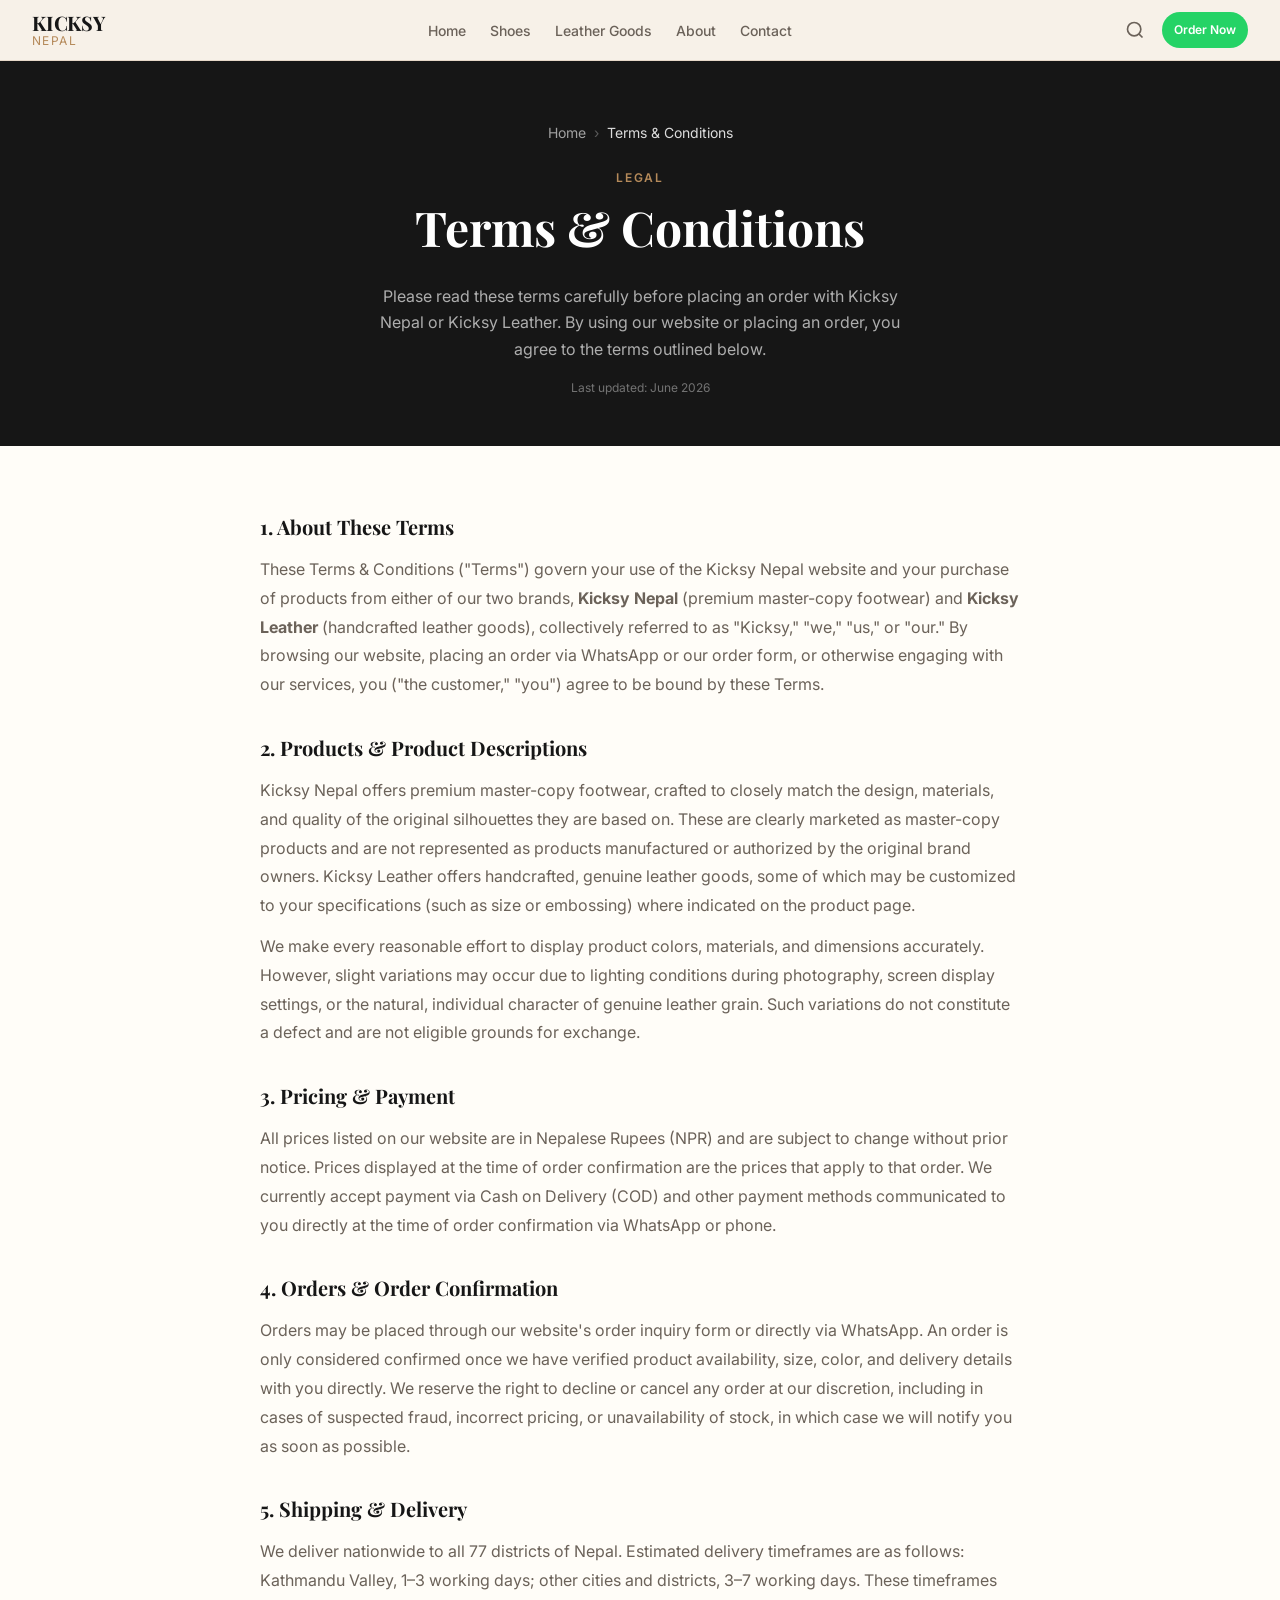
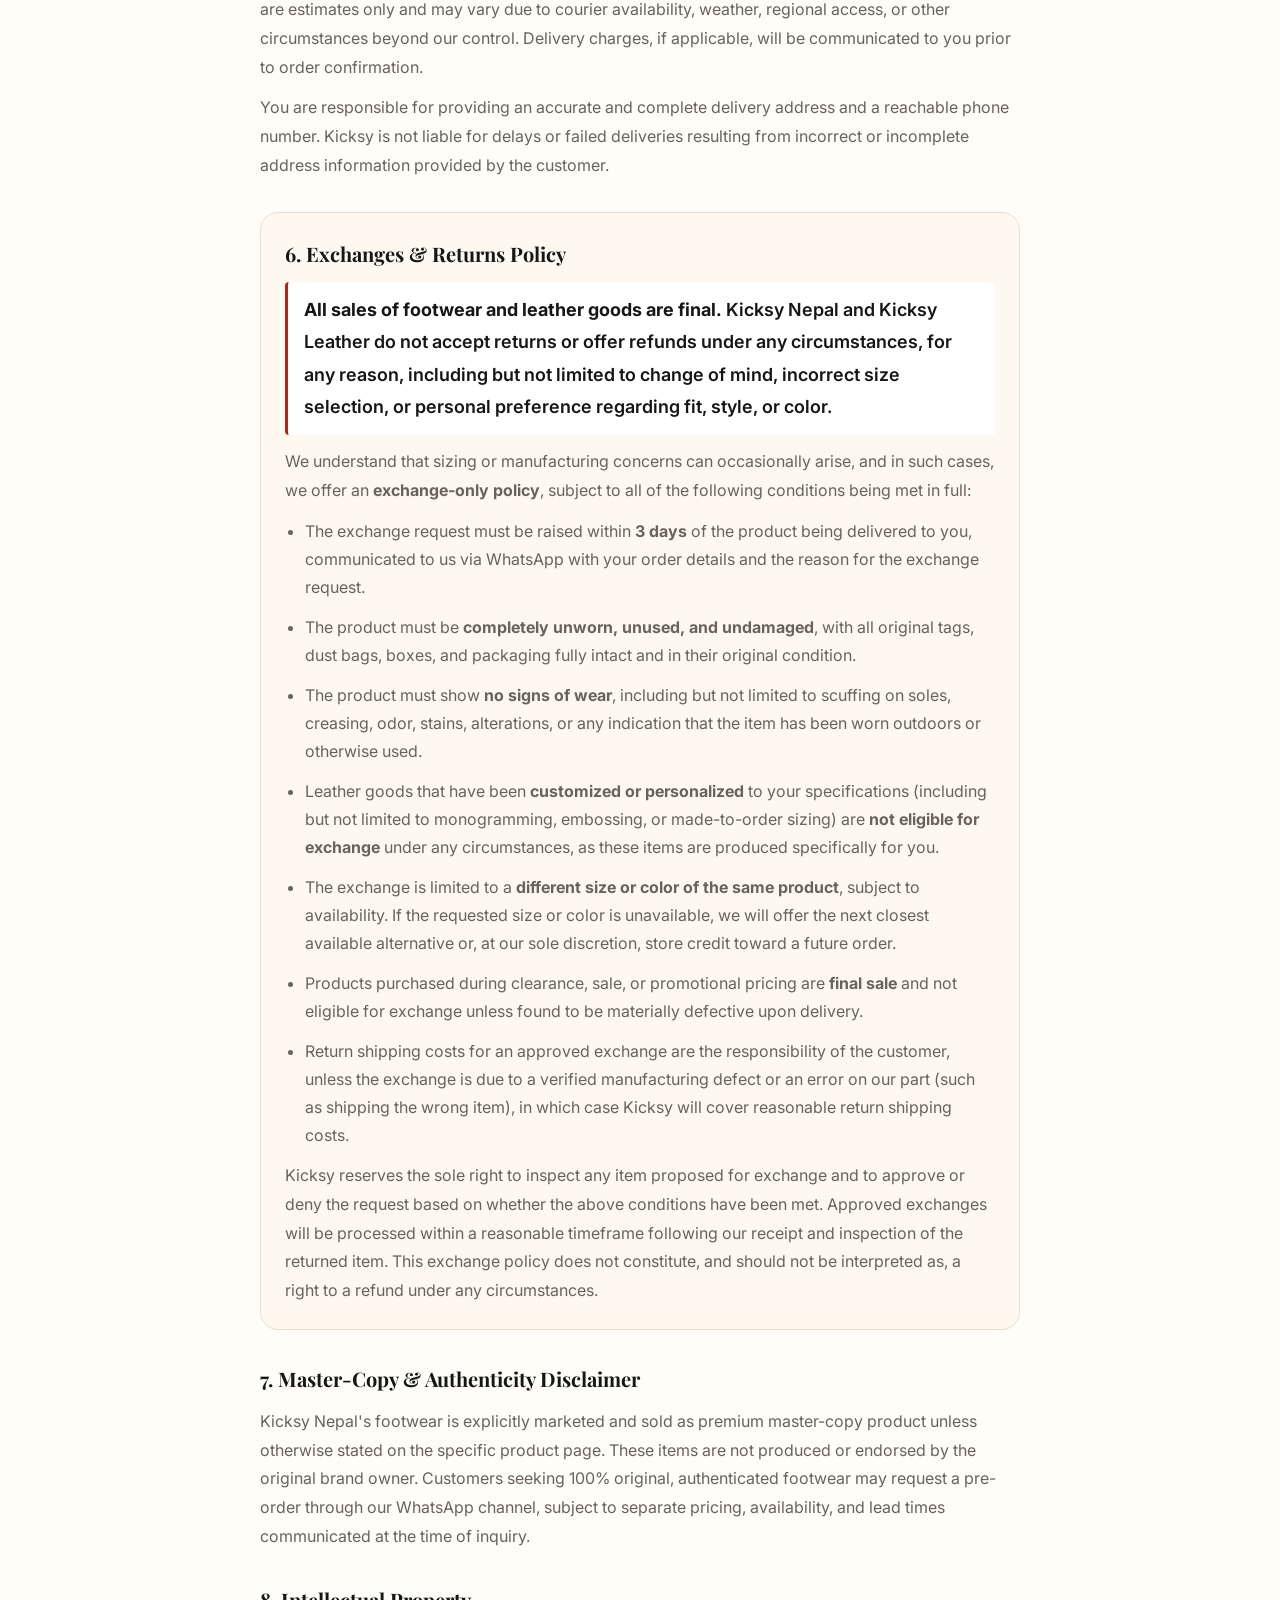
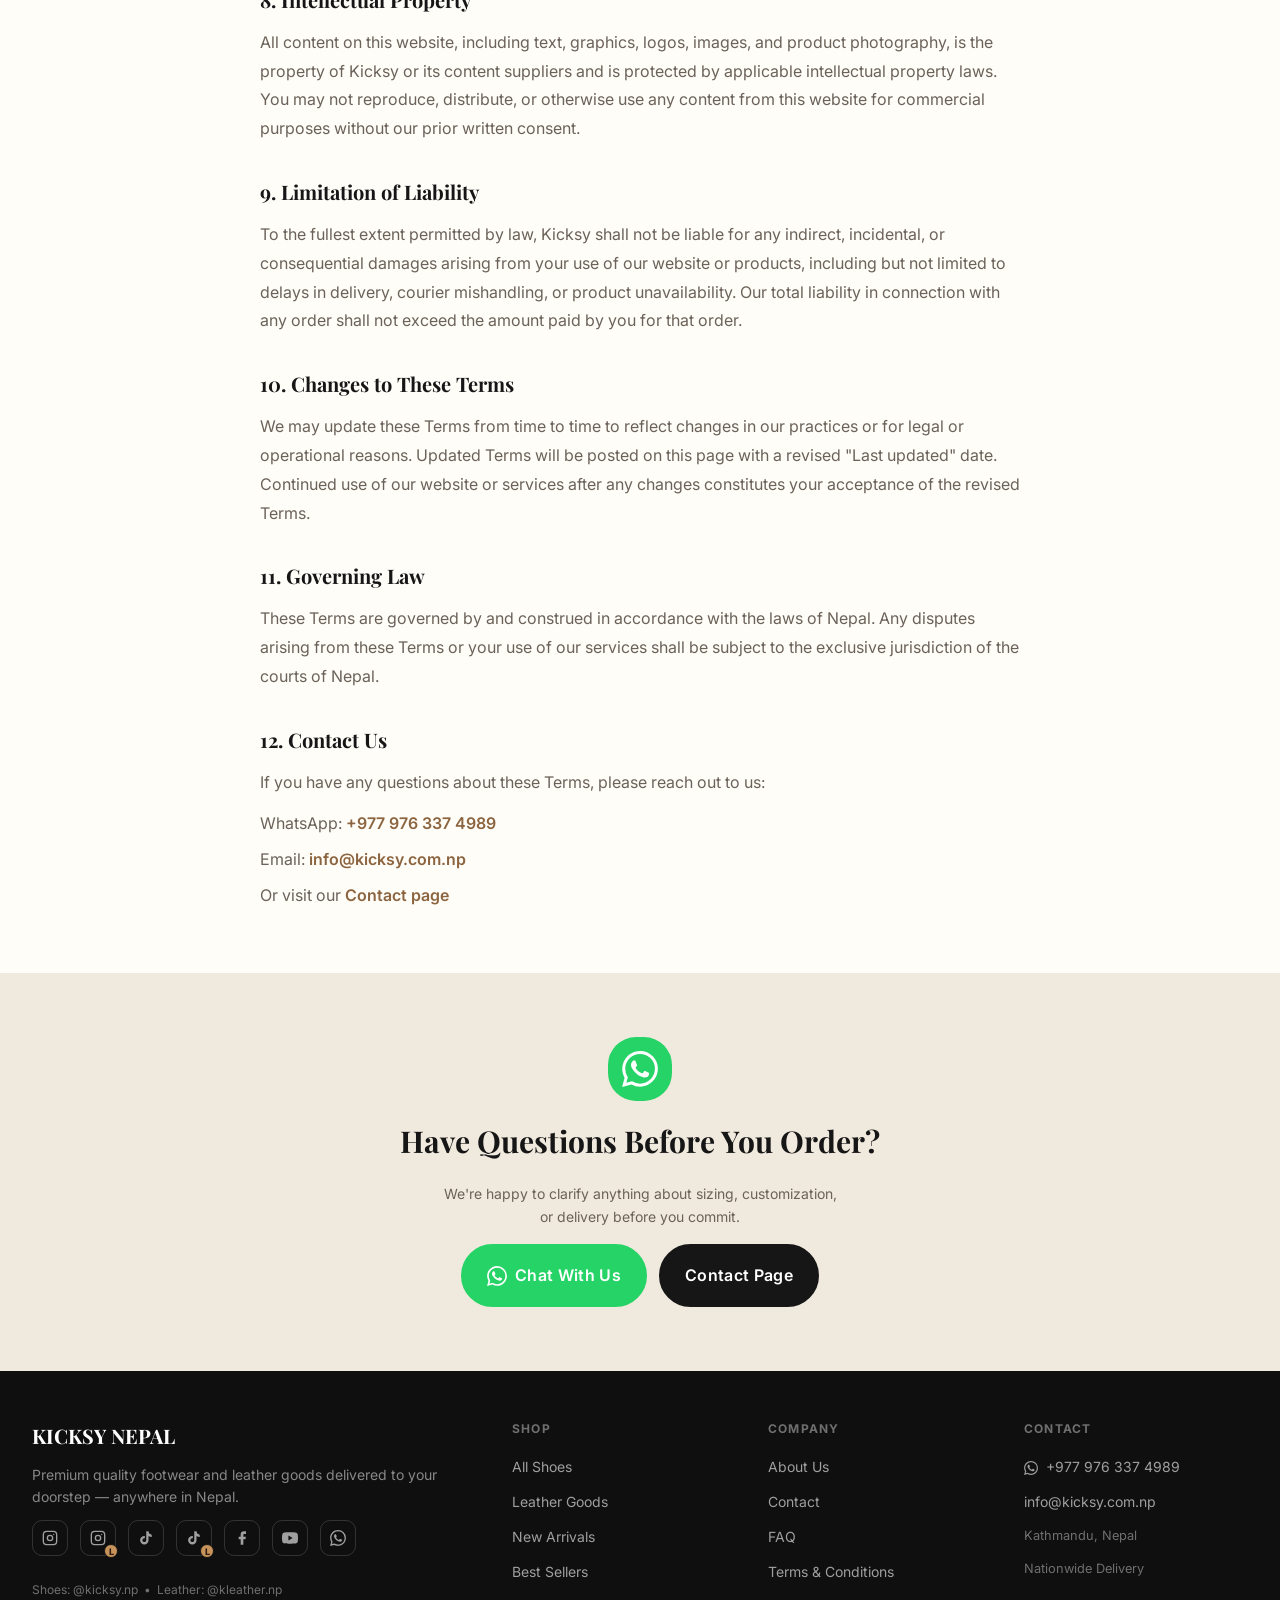
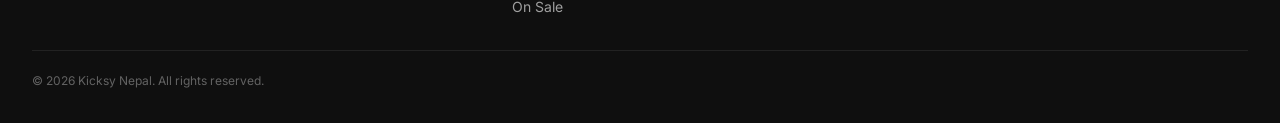
<file: terms.html>
<!doctype html>
<html lang="en">
  <head>
    <meta charset="UTF-8" />
    <meta name="viewport" content="width=device-width, initial-scale=1.0" />

    <title>Terms &amp; Conditions | Kicksy Nepal</title>
    <!-- Favicons -->
    <link rel="icon" type="image/svg+xml" href="./assets/favicon/favicon.svg" />
    <link
      rel="icon"
      type="image/png"
      sizes="32x32"
      href="./assets/favicon/favicon-96x96.png"
    />
    <link
      rel="icon"
      type="image/png"
      sizes="16x16"
      href="./assets/favicon/favicon-96x96.png"
    />
    <link
      rel="apple-touch-icon"
      sizes="180x180"
      href="./assets/favicon/apple-touch-icon.png"
    />
    <link rel="manifest" href="./assets/favicon/site.webmanifest" />
    <meta name="theme-color" content="#0F0F0F" />
    <meta
      name="description"
      content="Terms and Conditions for Kicksy Nepal and Kicksy Leather — premium footwear and handcrafted leather goods delivered across Nepal. Review our ordering, delivery, and exchange policies."
    />
    <link rel="canonical" href="https://kicksy.com.np/terms" />
    <meta property="og:title" content="Terms & Conditions | Kicksy Nepal" />
    <meta
      property="og:description"
      content="Review the terms and conditions for shopping with Kicksy Nepal and Kicksy Leather."
    />
    <meta property="og:url" content="https://kicksy.com.np/terms" />
    <meta
      property="og:image"
      content="https://kicksy.com.np/assets/images/og-image.png"
    />
    <meta property="og:type" content="website" />
    <meta property="og:site_name" content="Kicksy Nepal" />
    <meta property="og:locale" content="en_US" />
    <meta name="twitter:card" content="summary_large_image" />
    <meta name="twitter:title" content="Terms & Conditions | Kicksy Nepal" />
    <meta
      name="twitter:description"
      content="Review the terms and conditions for shopping with Kicksy Nepal and Kicksy Leather."
    />
    <meta
      name="twitter:image"
      content="https://kicksy.com.np/assets/images/og-image.png"
    />
    <meta name="robots" content="index, follow" />
    <link rel="preconnect" href="https://fonts.googleapis.com" />
    <link rel="preconnect" href="https://fonts.gstatic.com" crossorigin />
    <link
      href="https://fonts.googleapis.com/css2?family=Playfair+Display:ital,wght@0,700;1,700&family=Inter:wght@400;500;600;700&display=swap"
      rel="stylesheet"
    />
    <link rel="stylesheet" href="./assets/css/styles.css" />

    <!-- Breadcrumb Schema -->
    <script type="application/ld+json">
      {
        "@context": "https://schema.org",
        "@type": "BreadcrumbList",
        "itemListElement": [
          {
            "@type": "ListItem",
            "position": 1,
            "name": "Home",
            "item": "https://kicksy.com.np/"
          },
          {
            "@type": "ListItem",
            "position": 2,
            "name": "Terms & Conditions",
            "item": "https://kicksy.com.np/terms"
          }
        ]
      }
    </script>
  </head>
  <body>
    <header class="site-header" role="banner">
      <div class="container">
        <div class="header-inner">
          <a href="/" class="site-logo" aria-label="Kicksy Nepal home"
            >KICKSY<span>NEPAL</span></a
          >
          <nav class="site-nav" aria-label="Main navigation">
            <ul>
              <li><a href="/">Home</a></li>
              <li><a href="/shop">Shoes</a></li>
              <li><a href="/leather">Leather Goods</a></li>
              <li><a href="/about">About</a></li>
              <li><a href="/contact">Contact</a></li>
            </ul>
          </nav>
          <div class="header-actions">
            <button
              class="header-icon-btn search-toggle"
              aria-label="Search products"
            >
              <svg
                viewBox="0 0 24 24"
                fill="none"
                stroke="currentColor"
                stroke-width="2"
              >
                <circle cx="11" cy="11" r="8" />
                <path d="m21 21-4.35-4.35" />
              </svg>
            </button>
            <a
              href="https://wa.me/9779763374989"
              class="header-wa-btn"
              target="_blank"
              rel="noopener"
              >Order Now</a
            >
            <button
              class="hamburger-btn"
              id="hamburger"
              aria-label="Open menu"
              aria-expanded="false"
              aria-controls="mobileNav"
            >
              <span></span><span></span><span></span>
            </button>
          </div>
        </div>
      </div>
    </header>

    <nav id="mobileNav" class="mobile-nav" aria-label="Mobile navigation">
      <div class="mobile-nav-overlay"></div>
      <div class="mobile-nav-drawer">
        <button
          class="mobile-nav-close"
          id="mobileNavClose"
          aria-label="Close menu"
        >
          <svg
            width="18"
            height="18"
            viewBox="0 0 24 24"
            fill="none"
            stroke="currentColor"
            stroke-width="2.5"
          >
            <path d="M18 6L6 18M6 6l12 12" />
          </svg>
        </button>
        <div class="mobile-nav-links">
          <a href="/"
            >Home
            <svg
              width="16"
              height="16"
              viewBox="0 0 24 24"
              fill="none"
              stroke="currentColor"
              stroke-width="2"
            >
              <path d="M9 18l6-6-6-6" /></svg
          ></a>
          <a href="/shop"
            >Shoes
            <svg
              width="16"
              height="16"
              viewBox="0 0 24 24"
              fill="none"
              stroke="currentColor"
              stroke-width="2"
            >
              <path d="M9 18l6-6-6-6" /></svg
          ></a>
          <a href="/leather"
            >Leather Goods
            <svg
              width="16"
              height="16"
              viewBox="0 0 24 24"
              fill="none"
              stroke="currentColor"
              stroke-width="2"
            >
              <path d="M9 18l6-6-6-6" /></svg
          ></a>
          <a href="/about"
            >About
            <svg
              width="16"
              height="16"
              viewBox="0 0 24 24"
              fill="none"
              stroke="currentColor"
              stroke-width="2"
            >
              <path d="M9 18l6-6-6-6" /></svg
          ></a>
          <a href="/contact"
            >Contact
            <svg
              width="16"
              height="16"
              viewBox="0 0 24 24"
              fill="none"
              stroke="currentColor"
              stroke-width="2"
            >
              <path d="M9 18l6-6-6-6" /></svg
          ></a>
        </div>
        <div class="mobile-nav-footer">
          <a
            href="https://wa.me/9779763374989"
            class="btn btn-whatsapp btn-block"
            target="_blank"
            rel="noopener"
            >Order on WhatsApp</a
          >
        </div>
      </div>
    </nav>

    <div id="searchOverlay" class="search-overlay" role="search">
      <div class="search-box">
        <svg
          width="20"
          height="20"
          viewBox="0 0 24 24"
          fill="none"
          stroke="currentColor"
          stroke-width="2"
          style="color: var(--secondary); flex-shrink: 0"
        >
          <circle cx="11" cy="11" r="8" />
          <path d="m21 21-4.35-4.35" />
        </svg>
        <input
          id="searchInput"
          class="search-input"
          type="search"
          placeholder="Search shoes, brands…"
          aria-label="Search products"
        />
        <button id="searchClose" class="search-close" aria-label="Close search">
          <svg
            width="20"
            height="20"
            viewBox="0 0 24 24"
            fill="none"
            stroke="currentColor"
            stroke-width="2"
          >
            <path d="M18 6L6 18M6 6l12 12" />
          </svg>
        </button>
      </div>
    </div>

    <main>
      <!-- Hero -->
      <section class="about-hero" aria-label="Terms and Conditions">
        <div class="container">
          <nav class="breadcrumb" aria-label="Breadcrumb">
            <a href="/">Home</a>
            <span class="breadcrumb-sep" aria-hidden="true">›</span>
            <span aria-current="page">Terms &amp; Conditions</span>
          </nav>
          <p class="section-eyebrow" style="color: var(--accent)">Legal</p>
          <h1 class="about-hero-title">Terms &amp; Conditions</h1>
          <p class="about-hero-sub">
            Please read these terms carefully before placing an order with
            Kicksy Nepal or Kicksy Leather. By using our website or placing an
            order, you agree to the terms outlined below.
          </p>
          <p class="legal-updated">Last updated: June 2026</p>
        </div>
      </section>

      <!-- Terms content -->
      <section
        class="section legal-section reveal"
        aria-label="Terms and conditions content"
      >
        <div class="container">
          <div class="legal-content">
            <article class="legal-block">
              <h2 class="legal-heading">1. About These Terms</h2>
              <p>
                These Terms &amp; Conditions ("Terms") govern your use of the
                Kicksy Nepal website and your purchase of products from either
                of our two brands, <strong>Kicksy Nepal</strong> (premium
                master-copy footwear) and
                <strong>Kicksy Leather</strong> (handcrafted leather goods),
                collectively referred to as "Kicksy," "we," "us," or "our." By
                browsing our website, placing an order via WhatsApp or our order
                form, or otherwise engaging with our services, you ("the
                customer," "you") agree to be bound by these Terms.
              </p>
            </article>

            <article class="legal-block">
              <h2 class="legal-heading">
                2. Products &amp; Product Descriptions
              </h2>
              <p>
                Kicksy Nepal offers premium master-copy footwear, crafted to
                closely match the design, materials, and quality of the original
                silhouettes they are based on. These are clearly marketed as
                master-copy products and are not represented as products
                manufactured or authorized by the original brand owners. Kicksy
                Leather offers handcrafted, genuine leather goods, some of which
                may be customized to your specifications (such as size or
                embossing) where indicated on the product page.
              </p>
              <p>
                We make every reasonable effort to display product colors,
                materials, and dimensions accurately. However, slight variations
                may occur due to lighting conditions during photography, screen
                display settings, or the natural, individual character of
                genuine leather grain. Such variations do not constitute a
                defect and are not eligible grounds for exchange.
              </p>
            </article>

            <article class="legal-block">
              <h2 class="legal-heading">3. Pricing &amp; Payment</h2>
              <p>
                All prices listed on our website are in Nepalese Rupees (NPR)
                and are subject to change without prior notice. Prices displayed
                at the time of order confirmation are the prices that apply to
                that order. We currently accept payment via Cash on Delivery
                (COD) and other payment methods communicated to you directly at
                the time of order confirmation via WhatsApp or phone.
              </p>
            </article>

            <article class="legal-block">
              <h2 class="legal-heading">4. Orders &amp; Order Confirmation</h2>
              <p>
                Orders may be placed through our website's order inquiry form or
                directly via WhatsApp. An order is only considered confirmed
                once we have verified product availability, size, color, and
                delivery details with you directly. We reserve the right to
                decline or cancel any order at our discretion, including in
                cases of suspected fraud, incorrect pricing, or unavailability
                of stock, in which case we will notify you as soon as possible.
              </p>
            </article>

            <article class="legal-block">
              <h2 class="legal-heading">5. Shipping &amp; Delivery</h2>
              <p>
                We deliver nationwide to all 77 districts of Nepal. Estimated
                delivery timeframes are as follows: Kathmandu Valley, 1–3
                working days; other cities and districts, 3–7 working days.
                These timeframes are estimates only and may vary due to courier
                availability, weather, regional access, or other circumstances
                beyond our control. Delivery charges, if applicable, will be
                communicated to you prior to order confirmation.
              </p>
              <p>
                You are responsible for providing an accurate and complete
                delivery address and a reachable phone number. Kicksy is not
                liable for delays or failed deliveries resulting from incorrect
                or incomplete address information provided by the customer.
              </p>
            </article>

            <article class="legal-block legal-block-highlight">
              <h2 class="legal-heading">6. Exchanges &amp; Returns Policy</h2>
              <p class="legal-strict-notice">
                <strong
                  >All sales of footwear and leather goods are final.</strong
                >
                Kicksy Nepal and Kicksy Leather do not accept returns or offer
                refunds under any circumstances, for any reason, including but
                not limited to change of mind, incorrect size selection, or
                personal preference regarding fit, style, or color.
              </p>
              <p>
                We understand that sizing or manufacturing concerns can
                occasionally arise, and in such cases, we offer an
                <strong>exchange-only policy</strong>, subject to all of the
                following conditions being met in full:
              </p>
              <ul class="legal-list">
                <li>
                  The exchange request must be raised within
                  <strong>3 days</strong> of the product being delivered to you,
                  communicated to us via WhatsApp with your order details and
                  the reason for the exchange request.
                </li>
                <li>
                  The product must be
                  <strong>completely unworn, unused, and undamaged</strong>,
                  with all original tags, dust bags, boxes, and packaging fully
                  intact and in their original condition.
                </li>
                <li>
                  The product must show <strong>no signs of wear</strong>,
                  including but not limited to scuffing on soles, creasing,
                  odor, stains, alterations, or any indication that the item has
                  been worn outdoors or otherwise used.
                </li>
                <li>
                  Leather goods that have been
                  <strong>customized or personalized</strong> to your
                  specifications (including but not limited to monogramming,
                  embossing, or made-to-order sizing) are
                  <strong>not eligible for exchange</strong> under any
                  circumstances, as these items are produced specifically for
                  you.
                </li>
                <li>
                  The exchange is limited to a
                  <strong>different size or color of the same product</strong>,
                  subject to availability. If the requested size or color is
                  unavailable, we will offer the next closest available
                  alternative or, at our sole discretion, store credit toward a
                  future order.
                </li>
                <li>
                  Products purchased during clearance, sale, or promotional
                  pricing are <strong>final sale</strong> and not eligible for
                  exchange unless found to be materially defective upon
                  delivery.
                </li>
                <li>
                  Return shipping costs for an approved exchange are the
                  responsibility of the customer, unless the exchange is due to
                  a verified manufacturing defect or an error on our part (such
                  as shipping the wrong item), in which case Kicksy will cover
                  reasonable return shipping costs.
                </li>
              </ul>
              <p>
                Kicksy reserves the sole right to inspect any item proposed for
                exchange and to approve or deny the request based on whether the
                above conditions have been met. Approved exchanges will be
                processed within a reasonable timeframe following our receipt
                and inspection of the returned item. This exchange policy does
                not constitute, and should not be interpreted as, a right to a
                refund under any circumstances.
              </p>
            </article>

            <article class="legal-block">
              <h2 class="legal-heading">
                7. Master-Copy &amp; Authenticity Disclaimer
              </h2>
              <p>
                Kicksy Nepal's footwear is explicitly marketed and sold as
                premium master-copy product unless otherwise stated on the
                specific product page. These items are not produced or endorsed
                by the original brand owner. Customers seeking 100% original,
                authenticated footwear may request a pre-order through our
                WhatsApp channel, subject to separate pricing, availability, and
                lead times communicated at the time of inquiry.
              </p>
            </article>

            <article class="legal-block">
              <h2 class="legal-heading">8. Intellectual Property</h2>
              <p>
                All content on this website, including text, graphics, logos,
                images, and product photography, is the property of Kicksy or
                its content suppliers and is protected by applicable
                intellectual property laws. You may not reproduce, distribute,
                or otherwise use any content from this website for commercial
                purposes without our prior written consent.
              </p>
            </article>

            <article class="legal-block">
              <h2 class="legal-heading">9. Limitation of Liability</h2>
              <p>
                To the fullest extent permitted by law, Kicksy shall not be
                liable for any indirect, incidental, or consequential damages
                arising from your use of our website or products, including but
                not limited to delays in delivery, courier mishandling, or
                product unavailability. Our total liability in connection with
                any order shall not exceed the amount paid by you for that
                order.
              </p>
            </article>

            <article class="legal-block">
              <h2 class="legal-heading">10. Changes to These Terms</h2>
              <p>
                We may update these Terms from time to time to reflect changes
                in our practices or for legal or operational reasons. Updated
                Terms will be posted on this page with a revised "Last updated"
                date. Continued use of our website or services after any changes
                constitutes your acceptance of the revised Terms.
              </p>
            </article>

            <article class="legal-block">
              <h2 class="legal-heading">11. Governing Law</h2>
              <p>
                These Terms are governed by and construed in accordance with the
                laws of Nepal. Any disputes arising from these Terms or your use
                of our services shall be subject to the exclusive jurisdiction
                of the courts of Nepal.
              </p>
            </article>

            <article class="legal-block">
              <h2 class="legal-heading">12. Contact Us</h2>
              <p>
                If you have any questions about these Terms, please reach out to
                us:
              </p>
              <ul class="legal-list legal-list-plain">
                <li>
                  WhatsApp:
                  <a
                    href="https://wa.me/9779763374989"
                    target="_blank"
                    rel="noopener"
                    >+977 976 337 4989</a
                  >
                </li>
                <li>
                  Email:
                  <a href="mailto:info@kicksy.com.np">info@kicksy.com.np</a>
                </li>
                <li>Or visit our <a href="/contact">Contact page</a></li>
              </ul>
            </article>
          </div>
        </div>
      </section>

      <!-- CTA -->
      <section class="section wa-section reveal" aria-label="Shop now">
        <div class="container">
          <div class="wa-inner">
            <div class="wa-icon" aria-hidden="true">
              <svg
                xmlns="http://www.w3.org/2000/svg"
                width="36"
                height="36"
                viewBox="0 0 24 24"
                fill="white"
              >
                <path
                  d="M17.472 14.382c-.297-.149-1.758-.867-2.03-.967-.273-.099-.471-.148-.67.15-.197.297-.767.966-.94 1.164-.173.199-.347.223-.644.075-.297-.15-1.255-.463-2.39-1.475-.883-.788-1.48-1.761-1.653-2.059-.173-.297-.018-.458.13-.606.134-.133.298-.347.446-.52.149-.174.198-.298.298-.497.099-.198.05-.371-.025-.52-.075-.149-.669-1.612-.916-2.207-.242-.579-.487-.5-.669-.51-.173-.008-.371-.01-.57-.01-.198 0-.52.074-.792.372-.272.297-1.04 1.016-1.04 2.479 0 1.462 1.065 2.875 1.213 3.074.149.198 2.096 3.2 5.077 4.487.709.306 1.262.489 1.694.625.712.227 1.36.195 1.871.118.571-.085 1.758-.719 2.006-1.413.248-.694.248-1.289.173-1.413-.074-.124-.272-.198-.57-.347m-5.421 7.403h-.004a9.87 9.87 0 01-5.031-1.378l-.361-.214-3.741.982.998-3.648-.235-.374a9.86 9.86 0 01-1.51-5.26c.001-5.45 4.436-9.884 9.888-9.884 2.64 0 5.122 1.03 6.988 2.898a9.825 9.825 0 012.893 6.994c-.003 5.45-4.437 9.884-9.885 9.884m8.413-18.297A11.815 11.815 0 0012.05 0C5.495 0 .16 5.335.157 11.892c0 2.096.547 4.142 1.588 5.945L.057 24l6.305-1.654a11.882 11.882 0 005.683 1.448h.005c6.554 0 11.89-5.335 11.893-11.893a11.821 11.821 0 00-3.48-8.413z"
                />
              </svg>
            </div>
            <h2 class="wa-title">Have Questions Before You Order?</h2>
            <p class="wa-desc">
              We're happy to clarify anything about sizing, customization, or
              delivery before you commit.
            </p>
            <div class="wa-actions">
              <a
                href="https://wa.me/9779763374989"
                class="btn btn-whatsapp btn-lg"
                target="_blank"
                rel="noopener"
              >
                <svg
                  xmlns="http://www.w3.org/2000/svg"
                  width="20"
                  height="20"
                  viewBox="0 0 24 24"
                  fill="currentColor"
                >
                  <path
                    d="M17.472 14.382c-.297-.149-1.758-.867-2.03-.967-.273-.099-.471-.148-.67.15-.197.297-.767.966-.94 1.164-.173.199-.347.223-.644.075-.297-.15-1.255-.463-2.39-1.475-.883-.788-1.48-1.761-1.653-2.059-.173-.297-.018-.458.13-.606.134-.133.298-.347.446-.52.149-.174.198-.298.298-.497.099-.198.05-.371-.025-.52-.075-.149-.669-1.612-.916-2.207-.242-.579-.487-.5-.669-.51-.173-.008-.371-.01-.57-.01-.198 0-.52.074-.792.372-.272.297-1.04 1.016-1.04 2.479 0 1.462 1.065 2.875 1.213 3.074.149.198 2.096 3.2 5.077 4.487.709.306 1.262.489 1.694.625.712.227 1.36.195 1.871.118.571-.085 1.758-.719 2.006-1.413.248-.694.248-1.289.173-1.413-.074-.124-.272-.198-.57-.347m-5.421 7.403h-.004a9.87 9.87 0 01-5.031-1.378l-.361-.214-3.741.982.998-3.648-.235-.374a9.86 9.86 0 01-1.51-5.26c.001-5.45 4.436-9.884 9.888-9.884 2.64 0 5.122 1.03 6.988 2.898a9.825 9.825 0 012.893 6.994c-.003 5.45-4.437 9.884-9.885 9.884m8.413-18.297A11.815 11.815 0 0012.05 0C5.495 0 .16 5.335.157 11.892c0 2.096.547 4.142 1.588 5.945L.057 24l6.305-1.654a11.882 11.882 0 005.683 1.448h.005c6.554 0 11.89-5.335 11.893-11.893a11.821 11.821 0 00-3.48-8.413z"
                  />
                </svg>
                Chat With Us
              </a>
              <a href="/contact" class="btn btn-primary btn-lg">Contact Page</a>
            </div>
          </div>
        </div>
      </section>
    </main>

    <footer class="site-footer" role="contentinfo">
      <div class="container">
        <div class="footer-grid">
          <div class="footer-brand">
            <a href="/" class="footer-logo" aria-label="Kicksy Nepal"
              >KICKSY NEPAL</a
            >
            <p class="footer-tagline">
              Premium quality footwear and leather goods delivered to your
              doorstep — anywhere in Nepal.
            </p>
            <div class="social-links" aria-label="Social media">
              <a
                href="https://www.instagram.com/kicksy.np/"
                class="social-link"
                target="_blank"
                rel="noopener"
                aria-label="Kicksy Nepal Instagram (Shoes)"
              >
                <svg
                  width="16"
                  height="16"
                  viewBox="0 0 24 24"
                  fill="none"
                  stroke="currentColor"
                  stroke-width="2"
                >
                  <rect x="2" y="2" width="20" height="20" rx="5" />
                  <circle cx="12" cy="12" r="4" />
                  <circle
                    cx="17.5"
                    cy="6.5"
                    r="1"
                    fill="currentColor"
                    stroke="none"
                  />
                </svg>
              </a>
              <a
                href="https://www.instagram.com/kleather.np/"
                class="social-link"
                target="_blank"
                rel="noopener"
                aria-label="Kicksy Leather Instagram"
              >
                <svg
                  width="16"
                  height="16"
                  viewBox="0 0 24 24"
                  fill="none"
                  stroke="currentColor"
                  stroke-width="2"
                >
                  <rect x="2" y="2" width="20" height="20" rx="5" />
                  <circle cx="12" cy="12" r="4" />
                  <circle
                    cx="17.5"
                    cy="6.5"
                    r="1"
                    fill="currentColor"
                    stroke="none"
                  />
                </svg>
                <span class="social-link-badge" aria-hidden="true">L</span>
              </a>
              <a
                href="https://www.tiktok.com/@kicksy.np?lang=en"
                class="social-link"
                target="_blank"
                rel="noopener"
                aria-label="Kicksy Nepal TikTok (Shoes)"
              >
                <svg
                  width="16"
                  height="16"
                  viewBox="0 0 24 24"
                  fill="currentColor"
                >
                  <path
                    d="M19.59 6.69a4.83 4.83 0 01-3.77-4.25V2h-3.45v13.67a2.89 2.89 0 01-2.88 2.5 2.89 2.89 0 01-2.89-2.89 2.89 2.89 0 012.89-2.89c.28 0 .54.04.79.1V9.01a6.33 6.33 0 00-.79-.05 6.34 6.34 0 00-6.34 6.34 6.34 6.34 0 006.34 6.34 6.34 6.34 0 006.33-6.34V8.98a8.2 8.2 0 004.79 1.52V7.07a4.85 4.85 0 01-1.02-.38z"
                  />
                </svg>
              </a>
              <a
                href="https://www.tiktok.com/@kleather.np?lang=en"
                class="social-link"
                target="_blank"
                rel="noopener"
                aria-label="Kicksy Leather TikTok"
              >
                <svg
                  width="16"
                  height="16"
                  viewBox="0 0 24 24"
                  fill="currentColor"
                >
                  <path
                    d="M19.59 6.69a4.83 4.83 0 01-3.77-4.25V2h-3.45v13.67a2.89 2.89 0 01-2.88 2.5 2.89 2.89 0 01-2.89-2.89 2.89 2.89 0 012.89-2.89c.28 0 .54.04.79.1V9.01a6.33 6.33 0 00-.79-.05 6.34 6.34 0 00-6.34 6.34 6.34 6.34 0 006.34 6.34 6.34 6.34 0 006.33-6.34V8.98a8.2 8.2 0 004.79 1.52V7.07a4.85 4.85 0 01-1.02-.38z"
                  />
                </svg>
                <span class="social-link-badge" aria-hidden="true">L</span>
              </a>
              <a
                href="https://www.facebook.com/kicksy.np/"
                class="social-link"
                target="_blank"
                rel="noopener"
                aria-label="Facebook"
              >
                <svg
                  width="16"
                  height="16"
                  viewBox="0 0 24 24"
                  fill="currentColor"
                >
                  <path
                    d="M18 2h-3a5 5 0 00-5 5v3H7v4h3v8h4v-8h3l1-4h-4V7a1 1 0 011-1h3z"
                  />
                </svg>
              </a>
              <a
                href="https://www.youtube.com/@kicksynp"
                class="social-link"
                target="_blank"
                rel="noopener"
                aria-label="YouTube"
              >
                <svg
                  width="16"
                  height="16"
                  viewBox="0 0 24 24"
                  fill="currentColor"
                >
                  <path
                    d="M23.5 6.2a3 3 0 00-2.1-2.1C19.5 3.5 12 3.5 12 3.5s-7.5 0-9.4.6A3 3 0 00.5 6.2 31 31 0 000 12a31 31 0 00.5 5.8 3 3 0 002.1 2.1c1.9.6 9.4.6 9.4.6s7.5 0 9.4-.6a3 3 0 002.1-2.1A31 31 0 0024 12a31 31 0 00-.5-5.8zM9.6 15.6V8.4l6.3 3.6-6.3 3.6z"
                  />
                </svg>
              </a>
              <a
                href="https://wa.me/9779763374989"
                class="social-link"
                target="_blank"
                rel="noopener"
                aria-label="WhatsApp"
              >
                <svg
                  width="16"
                  height="16"
                  viewBox="0 0 24 24"
                  fill="currentColor"
                >
                  <path
                    d="M17.472 14.382c-.297-.149-1.758-.867-2.03-.967-.273-.099-.471-.148-.67.15-.197.297-.767.966-.94 1.164-.173.199-.347.223-.644.075-.297-.15-1.255-.463-2.39-1.475-.883-.788-1.48-1.761-1.653-2.059-.173-.297-.018-.458.13-.606.134-.133.298-.347.446-.52.149-.174.198-.298.298-.497.099-.198.05-.371-.025-.52-.075-.149-.669-1.612-.916-2.207-.242-.579-.487-.5-.669-.51-.173-.008-.371-.01-.57-.01-.198 0-.52.074-.792.372-.272.297-1.04 1.016-1.04 2.479 0 1.462 1.065 2.875 1.213 3.074.149.198 2.096 3.2 5.077 4.487.709.306 1.262.489 1.694.625.712.227 1.36.195 1.871.118.571-.085 1.758-.719 2.006-1.413.248-.694.248-1.289.173-1.413-.074-.124-.272-.198-.57-.347m-5.421 7.403h-.004a9.87 9.87 0 01-5.031-1.378l-.361-.214-3.741.982.998-3.648-.235-.374a9.86 9.86 0 01-1.51-5.26c.001-5.45 4.436-9.884 9.888-9.884 2.64 0 5.122 1.03 6.988 2.898a9.825 9.825 0 012.893 6.994c-.003 5.45-4.437 9.884-9.885 9.884m8.413-18.297A11.815 11.815 0 0012.05 0C5.495 0 .16 5.335.157 11.892c0 2.096.547 4.142 1.588 5.945L.057 24l6.305-1.654a11.882 11.882 0 005.683 1.448h.005c6.554 0 11.89-5.335 11.893-11.893a11.821 11.821 0 00-3.48-8.413z"
                  />
                </svg>
              </a>
            </div>
            <p class="footer-social-note">
              Shoes: @kicksy.np &nbsp;•&nbsp; Leather: @kleather.np
            </p>
          </div>
          <div>
            <p class="footer-heading">Shop</p>
            <nav class="footer-links" aria-label="Shop links">
              <a href="/shop">All Shoes</a>
              <a href="/leather">Leather Goods</a>
              <a href="/shop?sort=newest">New Arrivals</a>
              <a href="/shop?sort=bestseller">Best Sellers</a>
              <a href="/shop?sort=discount">On Sale</a>
            </nav>
          </div>
          <div>
            <p class="footer-heading">Company</p>
            <nav class="footer-links" aria-label="Company links">
              <a href="/about">About Us</a>
              <a href="/contact">Contact</a>
              <a href="/contact#faq">FAQ</a>
              <a href="/terms">Terms &amp; Conditions</a>
            </nav>
          </div>
          <div>
            <p class="footer-heading">Contact</p>
            <div class="footer-links">
              <a
                href="https://wa.me/9779763374989"
                target="_blank"
                rel="noopener"
              >
                <svg
                  xmlns="http://www.w3.org/2000/svg"
                  width="14"
                  height="14"
                  viewBox="0 0 24 24"
                  fill="currentColor"
                  style="
                    display: inline;
                    vertical-align: middle;
                    margin-right: 4px;
                  "
                >
                  <path
                    d="M17.472 14.382c-.297-.149-1.758-.867-2.03-.967-.273-.099-.471-.148-.67.15-.197.297-.767.966-.94 1.164-.173.199-.347.223-.644.075-.297-.15-1.255-.463-2.39-1.475-.883-.788-1.48-1.761-1.653-2.059-.173-.297-.018-.458.13-.606.134-.133.298-.347.446-.52.149-.174.198-.298.298-.497.099-.198.05-.371-.025-.52-.075-.149-.669-1.612-.916-2.207-.242-.579-.487-.5-.669-.51-.173-.008-.371-.01-.57-.01-.198 0-.52.074-.792.372-.272.297-1.04 1.016-1.04 2.479 0 1.462 1.065 2.875 1.213 3.074.149.198 2.096 3.2 5.077 4.487.709.306 1.262.489 1.694.625.712.227 1.36.195 1.871.118.571-.085 1.758-.719 2.006-1.413.248-.694.248-1.289.173-1.413-.074-.124-.272-.198-.57-.347m-5.421 7.403h-.004a9.87 9.87 0 01-5.031-1.378l-.361-.214-3.741.982.998-3.648-.235-.374a9.86 9.86 0 01-1.51-5.26c.001-5.45 4.436-9.884 9.888-9.884 2.64 0 5.122 1.03 6.988 2.898a9.825 9.825 0 012.893 6.994c-.003 5.45-4.437 9.884-9.885 9.884m8.413-18.297A11.815 11.815 0 0012.05 0C5.495 0 .16 5.335.157 11.892c0 2.096.547 4.142 1.588 5.945L.057 24l6.305-1.654a11.882 11.882 0 005.683 1.448h.005c6.554 0 11.89-5.335 11.893-11.893a11.821 11.821 0 00-3.48-8.413z"
                  />
                </svg>
                <span data-site-setting="whatsappDisplay"
                  >+977 976 337 4989</span
                >
              </a>
              <a href="mailto:info@kicksy.com.np" data-site-setting="email"
                >info@kicksy.com.np</a
              >
              <span
                style="color: rgba(255, 255, 255, 0.4); font-size: 0.8rem"
                data-site-setting="address"
                >Kathmandu, Nepal</span
              >
              <span
                style="color: rgba(255, 255, 255, 0.4); font-size: 0.8rem"
                data-site-setting="deliveryNote"
                >Nationwide Delivery</span
              >
            </div>
          </div>
        </div>
        <div class="footer-bottom">
          <span
            >&copy; <span id="footerYear"></span> Kicksy Nepal. All rights
            reserved.</span
          >
        </div>
      </div>
    </footer>

    <script>
      document.getElementById("footerYear").textContent =
        new Date().getFullYear();
    </script>
    <script src="./assets/js/config.js"></script>
    <script src="./assets/js/api.js"></script>
    <script src="./assets/js/main.js"></script>
  </body>
</html>
</file>
<file: assets/css/styles.css>
/* ============================================================
   KICKSY NEPAL — MAIN STYLESHEET
   Premium sneaker store. Mobile-first.
   v2 — Full responsive overflow fixes
   ============================================================ */

/* ── CSS Variables ─────────────────────────────────────────── */
:root {
  --bg: #F7F1E8;
  --surface: #FFFDF8;
  --surface2: #F0E9DE;
  --primary: #161616;
  --secondary: #6B6259;
  --accent: #B58A5A;
  --accent-dk: #8C6540;
  --dark: #0F0F0F;
  --border: #E6D8C8;
  --border-dk: #D4C2AD;
  --success: #2F7D4E;
  --sale: #B42318;
  --white: #FFFFFF;
  --shadow-sm: 0 1px 4px rgba(22, 22, 22, .07);
  --shadow-md: 0 4px 16px rgba(22, 22, 22, .10);
  --shadow-lg: 0 12px 36px rgba(22, 22, 22, .13);

  --font-display: 'Playfair Display', Georgia, serif;
  --font-body: 'Inter', system-ui, -apple-system, sans-serif;

  --text-xs: .75rem;
  --text-sm: .875rem;
  --text-base: 1rem;
  --text-lg: 1.125rem;
  --text-xl: 1.25rem;
  --text-2xl: 1.5rem;
  --text-3xl: 1.875rem;
  --text-4xl: 2.25rem;
  --text-5xl: 3rem;

  --sp-1: .25rem;
  --sp-2: .5rem;
  --sp-3: .75rem;
  --sp-4: 1rem;
  --sp-5: 1.25rem;
  --sp-6: 1.5rem;
  --sp-8: 2rem;
  --sp-10: 2.5rem;
  --sp-12: 3rem;
  --sp-16: 4rem;
  --sp-20: 5rem;
  --sp-24: 6rem;

  --max-w: 1280px;
  --radius-sm: 4px;
  --radius-md: 10px;
  --radius-lg: 18px;
  --radius-xl: 28px;
  --radius-full: 9999px;

  --ease: cubic-bezier(.4, 0, .2, 1);
  --dur: 220ms;
}

/* ── Reset ─────────────────────────────────────────────────── */
*,
*::before,
*::after {
  box-sizing: border-box;
  margin: 0;
  padding: 0;
}

/* KEY FIX: prevent horizontal scroll without breaking position:sticky
   (overflow-x:hidden on BODY breaks sticky children in Safari/Chrome) */
html {
  overflow-x: hidden;
  max-width: 100%;
  scroll-behavior: smooth;
  font-size: 16px;
}

body {
  max-width: 100%;
  font-family: var(--font-body);
  background: var(--bg);
  color: var(--primary);
  line-height: 1.65;
  -webkit-font-smoothing: antialiased;
}

img {
  display: block;
  max-width: 100%;
  height: auto;
}

a {
  color: inherit;
  text-decoration: none;
}

button {
  font-family: inherit;
  cursor: pointer;
  border: none;
  background: none;
}

ul,
ol {
  list-style: none;
}

input,
textarea,
select {
  font-family: inherit;
}

/* ── Utilities ─────────────────────────────────────────────── */
.container {
  width: 100%;
  max-width: var(--max-w);
  margin: 0 auto;
  padding: 0 var(--sp-5);
  /* comfortable mobile padding */
}

.sr-only {
  position: absolute;
  width: 1px;
  height: 1px;
  padding: 0;
  margin: -1px;
  overflow: hidden;
  clip: rect(0, 0, 0, 0);
  white-space: nowrap;
  border: 0;
}

.truncate {
  overflow: hidden;
  text-overflow: ellipsis;
  white-space: nowrap;
}

.text-center {
  text-align: center;
}

.flex {
  display: flex;
}

.flex-center {
  display: flex;
  align-items: center;
  justify-content: center;
}

.grid {
  display: grid;
}

.hidden {
  display: none !important;
}

/* ── Typography helpers ────────────────────────────────────── */
.display-title {
  font-family: var(--font-display);
  font-weight: 700;
  line-height: 1.1;
  letter-spacing: -.02em;
}

.section-eyebrow {
  font-size: var(--text-xs);
  font-weight: 600;
  letter-spacing: .14em;
  text-transform: uppercase;
  color: var(--accent);
}

.section-title {
  font-family: var(--font-display);
  font-size: clamp(var(--text-2xl), 4vw, var(--text-4xl));
  font-weight: 700;
  line-height: 1.15;
  color: var(--primary);
}

.section-sub {
  color: var(--secondary);
  font-size: var(--text-base);
  max-width: 56ch;
  margin: var(--sp-3) auto 0;
}

/* ── Buttons ───────────────────────────────────────────────── */
.btn {
  display: inline-flex;
  align-items: center;
  justify-content: center;
  gap: var(--sp-2);
  padding: var(--sp-3) var(--sp-5);
  border-radius: var(--radius-full);
  font-size: var(--text-sm);
  font-weight: 600;
  letter-spacing: .02em;
  transition: background var(--dur) var(--ease), color var(--dur) var(--ease), transform var(--dur) var(--ease), box-shadow var(--dur) var(--ease);
  cursor: pointer;
  white-space: nowrap;
  border: 2px solid transparent;
  max-width: 100%;
}

.btn:focus-visible {
  outline: 3px solid var(--accent);
  outline-offset: 3px;
}

.btn-primary {
  background: var(--primary);
  color: var(--white);
  border-color: var(--primary);
}

.btn-primary:hover {
  background: #333;
  transform: translateY(-1px);
  box-shadow: var(--shadow-md);
}

.btn-accent {
  background: var(--accent);
  color: var(--white);
  border-color: var(--accent);
}

.btn-accent:hover {
  background: var(--accent-dk);
  transform: translateY(-1px);
  box-shadow: var(--shadow-md);
}

.btn-ghost {
  background: transparent;
  color: var(--primary);
  border-color: var(--border-dk);
}

.btn-ghost:hover {
  background: var(--surface2);
  border-color: var(--primary);
}

.btn-whatsapp {
  background: #25D366;
  color: var(--white);
  border-color: #25D366;
}

.btn-whatsapp:hover {
  background: #1ebe5d;
  transform: translateY(-1px);
  box-shadow: 0 6px 20px rgba(37, 211, 102, .3);
}

.btn-preorder {
  background: transparent;
  color: var(--accent-dk);
  border-color: var(--accent-dk);
}

.btn-preorder:hover {
  background: var(--accent-dk);
  color: var(--white);
  transform: translateY(-1px);
  box-shadow: var(--shadow-md);
}

.btn-lg {
  padding: var(--sp-4) var(--sp-6);
  font-size: var(--text-base);
}

.btn-sm {
  padding: var(--sp-2) var(--sp-3);
  font-size: var(--text-xs);
}

.btn-block {
  width: 100%;
}

/* ── Badges ────────────────────────────────────────────────── */
.badge {
  display: inline-flex;
  align-items: center;
  padding: 2px 8px;
  border-radius: var(--radius-full);
  font-size: var(--text-xs);
  font-weight: 700;
  letter-spacing: .04em;
  text-transform: uppercase;
}

.badge-sale {
  background: var(--sale);
  color: var(--white);
}

.badge-new {
  background: var(--primary);
  color: var(--white);
}

.badge-bestseller {
  background: var(--accent);
  color: var(--white);
}

.badge-daily {
  background: #6A3E96;
  color: var(--white);
}

.badge-stock {
  background: var(--success);
  color: var(--white);
}

.badge-low {
  background: #D97706;
  color: var(--white);
}

.badge-out {
  background: #9CA3AF;
  color: var(--white);
}

.badge-customizable {
  background: #1D7A8C;
  color: var(--white);
}

.badge-preorder {
  background: var(--accent-dk);
  color: var(--white);
}

/* ── Header ────────────────────────────────────────────────── */
.site-header {
  position: sticky;
  top: 0;
  z-index: 100;
  background: rgba(247, 241, 232, .95);
  -webkit-backdrop-filter: blur(12px);
  backdrop-filter: blur(12px);
  border-bottom: 1px solid var(--border);
  transition: box-shadow var(--dur) var(--ease), transform 280ms var(--ease);
  width: 100%;
  transform: translateY(0);
  will-change: transform;
}

.site-header.scrolled {
  box-shadow: var(--shadow-md);
}

/* Hide navbar when scrolling down, slide back in on scroll up */
.site-header.nav-hidden {
  transform: translateY(-100%);
}

@media (prefers-reduced-motion: reduce) {
  .site-header {
    transition: box-shadow var(--dur) var(--ease);
  }

  .site-header.nav-hidden {
    transform: translateY(0);
  }
}

.header-inner {
  display: flex;
  align-items: center;
  justify-content: space-between;
  height: 60px;
  gap: var(--sp-3);
  min-width: 0;
  /* allow flex children to shrink */
}

.site-logo {
  font-family: var(--font-display);
  font-size: var(--text-xl);
  font-weight: 700;
  letter-spacing: -.01em;
  color: var(--primary);
  display: flex;
  flex-direction: column;
  line-height: 1;
  flex-shrink: 0;
}

.site-logo span {
  font-family: var(--font-body);
  font-size: var(--text-xs);
  font-weight: 400;
  letter-spacing: .12em;
  text-transform: uppercase;
  color: var(--accent);
  margin-top: 2px;
}

.site-nav {
  display: none;
}

.site-nav ul {
  display: flex;
  align-items: center;
  gap: var(--sp-6);
}

.site-nav a {
  font-size: var(--text-sm);
  font-weight: 500;
  color: var(--secondary);
  transition: color var(--dur) var(--ease);
  position: relative;
  white-space: nowrap;
}

.site-nav a::after {
  content: '';
  position: absolute;
  bottom: -4px;
  left: 0;
  width: 0;
  height: 2px;
  background: var(--accent);
  transition: width var(--dur) var(--ease);
}

.site-nav a:hover,
.site-nav a.active {
  color: var(--primary);
}

.site-nav a:hover::after,
.site-nav a.active::after {
  width: 100%;
}

.header-actions {
  display: flex;
  align-items: center;
  gap: var(--sp-2);
  flex-shrink: 0;
}

.header-icon-btn {
  width: 38px;
  height: 38px;
  border-radius: var(--radius-full);
  display: flex;
  align-items: center;
  justify-content: center;
  color: var(--secondary);
  transition: background var(--dur) var(--ease), color var(--dur) var(--ease);
  background: transparent;
  flex-shrink: 0;
}

.header-icon-btn:hover {
  background: var(--surface2);
  color: var(--primary);
}

.header-icon-btn svg {
  width: 20px;
  height: 20px;
}

.header-wa-btn {
  display: none;
  background: #25D366;
  color: var(--white);
  padding: var(--sp-2) var(--sp-3);
  border-radius: var(--radius-full);
  font-size: var(--text-xs);
  font-weight: 600;
  gap: var(--sp-1);
  transition: background var(--dur) var(--ease);
  white-space: nowrap;
}

.header-wa-btn:hover {
  background: #1ebe5d;
}

.hamburger-btn {
  display: flex;
  flex-direction: column;
  gap: 5px;
  padding: var(--sp-2);
  flex-shrink: 0;
}

.hamburger-btn span {
  display: block;
  width: 22px;
  height: 2px;
  background: var(--primary);
  border-radius: 2px;
  transition: all var(--dur) var(--ease);
  transform-origin: center;
}

.hamburger-btn.open span:nth-child(1) {
  transform: translateY(7px) rotate(45deg);
}

.hamburger-btn.open span:nth-child(2) {
  opacity: 0;
}

.hamburger-btn.open span:nth-child(3) {
  transform: translateY(-7px) rotate(-45deg);
}

.logo-image {
  max-width: 120px;
  height: auto;
  border-radius: 5px;
}

/* Mobile nav drawer */
.mobile-nav {
  position: fixed;
  inset: 0;
  z-index: 200;
  visibility: hidden;
  opacity: 0;
  transition: opacity var(--dur) var(--ease), visibility var(--dur) var(--ease);
}

.mobile-nav.open {
  visibility: visible;
  opacity: 1;
}

.mobile-nav-overlay {
  position: absolute;
  inset: 0;
  background: rgba(15, 15, 15, .5);
}

.mobile-nav-drawer {
  position: absolute;
  top: 0;
  right: 0;
  bottom: 0;
  width: min(80vw, 300px);
  background: var(--surface);
  padding: calc(60px + var(--sp-5)) var(--sp-5) var(--sp-6);
  display: flex;
  flex-direction: column;
  gap: var(--sp-8);
  transform: translateX(100%);
  transition: transform var(--dur) var(--ease);
  overflow-y: auto;
}

.mobile-nav.open .mobile-nav-drawer {
  transform: translateX(0);
}

.mobile-nav-links {
  display: flex;
  flex-direction: column;
  gap: var(--sp-3);
}

.mobile-nav-links a {
  font-size: var(--text-lg);
  font-weight: 600;
  color: var(--primary);
  padding: var(--sp-3) 0;
  border-bottom: 1px solid var(--border);
  display: flex;
  align-items: center;
  justify-content: space-between;
}

.mobile-nav-footer {
  margin-top: auto;
  display: flex;
  flex-direction: column;
  gap: var(--sp-3);
}

/* Search overlay */
.search-overlay {
  position: fixed;
  inset: 0;
  z-index: 200;
  background: rgba(15, 15, 15, .7);
  display: flex;
  align-items: flex-start;
  justify-content: center;
  padding-top: 80px;
  padding-left: var(--sp-4);
  padding-right: var(--sp-4);
  opacity: 0;
  visibility: hidden;
  transition: opacity var(--dur) var(--ease), visibility var(--dur) var(--ease);
}

.search-overlay.open {
  opacity: 1;
  visibility: visible;
}

.search-box {
  background: var(--surface);
  border-radius: var(--radius-lg);
  padding: var(--sp-2);
  width: 100%;
  max-width: 560px;
  display: flex;
  align-items: center;
  gap: var(--sp-3);
  box-shadow: var(--shadow-lg);
  transform: scale(.96) translateY(-8px);
  opacity: 0;
  transition: transform 250ms var(--ease), opacity 250ms var(--ease);
}

.search-overlay.open .search-box {
  transform: scale(1) translateY(0);
  opacity: 1;
}

.search-input {
  flex: 1;
  min-width: 0;
  border: none;
  background: none;
  font-size: var(--text-base);
  padding: var(--sp-3) var(--sp-2);
  color: var(--primary);
  outline: none;
}

.search-input::placeholder {
  color: var(--secondary);
}

.search-close {
  color: var(--secondary);
  padding: var(--sp-3);
  border-radius: var(--radius-md);
  transition: background var(--dur) var(--ease);
  flex-shrink: 0;
}

.search-close:hover {
  background: var(--surface2);
}

/* ── Hero ──────────────────────────────────────────────────── */
/* ── Hero ──────────────────────────────────────────────────── */
.hero {
  position: relative;
  background: #0F0F0F;
  color: var(--white);
  overflow: hidden;
  width: 100%;
}

/* ── Hero background ─────────────────────────────────────── */
/* Rich multi-layer background: deep char base with a warm cognac
   bloom behind the video slot and a cool dark vignette on the text
   side, giving the hero depth without any image. The grain layer on
   top (.hero-grain) adds a premium tactile texture. */
.hero-bg {
  position: absolute;
  inset: 0;
  background:
    radial-gradient(ellipse 70% 90% at 75% 50%, rgba(181, 138, 90, .18) 0%, transparent 60%),
    radial-gradient(ellipse 55% 55% at 5% 80%, rgba(140, 101, 64, .10) 0%, transparent 55%),
    radial-gradient(ellipse 40% 50% at 50% 0%, rgba(60, 40, 20, .55) 0%, transparent 70%),
    linear-gradient(150deg, #0a0a0a 0%, #18100a 50%, #0a0a0a 100%);
}

/* ── Hero inline video ───────────────────────────────────────
   Sits inside .hero-img-wrap replacing the old static shoe img.
   The glowing ring border + soft shadow give it a premium "floating
   product" feel rather than a plain rectangle. */
.hero-video-wrap {
  position: relative;
  width: 100%;
  max-width: 460px;
  border-radius: var(--radius-xl);
  overflow: hidden;
  aspect-ratio: 5/4;
  /* Layered shadow: a tight near-shadow for depth + a wide warm
     accent glow that ties into the background bloom behind it */
  box-shadow:
    0 8px 32px rgba(0, 0, 0, .55),
    0 0 80px rgba(181, 138, 90, .18);
  /* Subtle warm border ring — makes it look intentionally "framed"
     rather than just a rectangle sitting on the background */
  outline: 1.5px solid rgba(181, 138, 90, .2);
}

.hero-video {
  display: block;
  width: 100%;
  height: 100%;
  object-fit: cover;
  object-position: center center;
}

.hero-grain {
  position: absolute;
  inset: 0;
  background-image: url("data:image/svg+xml,%3Csvg viewBox='0 0 200 200' xmlns='http://www.w3.org/2000/svg'%3E%3Cfilter id='n'%3E%3CfeTurbulence type='fractalNoise' baseFrequency='.65' numOctaves='3' stitchTiles='stitch'/%3E%3C/filter%3E%3Crect width='100%25' height='100%25' filter='url(%23n)' opacity='0.06'/%3E%3C/svg%3E");
  opacity: .55;
  pointer-events: none;
}

/* ── Mobile hero: full-bleed video/image at top, content below ── */
.hero-mobile-img {
  display: block;
  width: 100%;
  aspect-ratio: 16/9;
  object-fit: cover;
  object-position: center 30%;
  position: relative;
  z-index: 1;
}

/* gradient fade from video into dark content area */
.hero-mobile-img-fade {
  display: block;
  position: relative;
  z-index: 1;
  height: 46px;
  margin-top: -44px;
  background: linear-gradient(to bottom, transparent, #2a1e16);
  pointer-events: none;
}

.hero-content {
  position: relative;
  z-index: 2;
  padding-top: var(--sp-5);
  padding-bottom: var(--sp-8);
  width: 100%;
}

.hero-inner {
  display: grid;
  gap: var(--sp-8);
  align-items: center;
}

.hero-text {
  display: flex;
  flex-direction: column;
  gap: var(--sp-5);
}

/* Desktop image wrap — hidden on mobile */
.hero-img-wrap {
  display: none;
  position: relative;
  justify-content: center;
  align-items: center;
}

.hero-img-glow {
  position: absolute;
  width: min(360px, 65vw);
  height: min(360px, 65vw);
  background: radial-gradient(circle, rgba(181, 138, 90, .22) 0%, transparent 68%);
  border-radius: 50%;
}

.hero-img {
  /* kept for backwards compat */
  width: 100%;
  max-width: 460px;
  border-radius: var(--radius-xl);
  box-shadow: 0 8px 32px rgba(0, 0, 0, .55);
  object-fit: cover;
  aspect-ratio: 5/4;
}

/* ── Hero tag pill ─────────────── */
.hero-tag {
  display: inline-flex;
  align-items: center;
  gap: var(--sp-2);
  padding: 6px 14px;
  border: 1px solid rgba(181, 138, 90, .45);
  border-radius: var(--radius-full);
  font-size: 10px;
  font-weight: 700;
  letter-spacing: .14em;
  text-transform: uppercase;
  color: var(--accent);
  background: rgba(181, 138, 90, .07);
  backdrop-filter: blur(4px);
  width: fit-content;
}

/* ── Hero title ───────────────── */
.hero-title {
  font-family: var(--font-display);
  font-size: clamp(2.6rem, 11vw, 5.5rem);
  font-weight: 700;
  line-height: 1.0;
  letter-spacing: -.03em;
  color: var(--white);
}

/* "Premium" in italic accent — on mobile it goes on its own line,
   on desktop it flows inline with the rest of the title */
.hero-title em {
  font-style: italic;
  color: var(--accent);
  display: block;
  /* Very subtle text-shadow gives the accent word a gentle warm
     glow that ties into the background without being overdone */
  text-shadow: 0 0 60px rgba(181, 138, 90, .45);
}

/* ── Hero description ─────────── */
.hero-desc {
  color: rgba(255, 255, 255, .55);
  font-size: var(--text-sm);
  line-height: 1.7;
  max-width: 38ch;
}

/* ── Hero CTA buttons ─────────── */
.hero-actions {
  display: flex;
  flex-direction: column;
  gap: var(--sp-3);
}

.hero-actions .btn {
  width: 100%;
  justify-content: center;
  padding: var(--sp-3) var(--sp-5);
  font-size: var(--text-sm);
}

.hero-actions .btn-ghost-hero {
  background: rgba(255, 255, 255, .06);
  color: var(--white);
  border: 1.5px solid rgba(255, 255, 255, .18);
  border-radius: var(--radius-full);
  display: flex;
  align-items: center;
  justify-content: center;
  gap: var(--sp-2);
  padding: var(--sp-3) var(--sp-5);
  font-size: var(--text-sm);
  font-weight: 600;
  transition: background var(--dur) var(--ease), border-color var(--dur) var(--ease);
  width: 100%;
  backdrop-filter: blur(4px);
}

.hero-actions .btn-ghost-hero:hover {
  background: rgba(255, 255, 255, .12);
  border-color: rgba(255, 255, 255, .3);
}

/* ── Hero scroll cue ──────────── */
.hero-scroll-cue {
  position: absolute;
  bottom: var(--sp-5);
  left: 50%;
  transform: translateX(-50%);
  z-index: 2;
  display: none;
  flex-direction: column;
  align-items: center;
  gap: var(--sp-1);
  color: rgba(255, 255, 255, .4);
  font-size: var(--text-xs);
  letter-spacing: .1em;
  text-transform: uppercase;
  animation: scrollCue 2s ease-in-out infinite;
}

@keyframes scrollCue {

  0%,
  100% {
    transform: translateX(-50%) translateY(0);
  }

  50% {
    transform: translateX(-50%) translateY(6px);
  }
}

/* ── Promise strip ─────────────────────────────────────────── */
.promise-strip {
  background: var(--primary);
  color: var(--white);
  padding: var(--sp-4) 0;
  overflow: hidden;
  width: 100%;
}

.promise-items {
  display: grid;
  grid-template-columns: 1fr 1fr;
  gap: var(--sp-3) var(--sp-2);
  padding: var(--sp-1) 0;
}

.promise-item {
  display: flex;
  align-items: center;
  gap: var(--sp-2);
  font-size: var(--text-xs);
  font-weight: 500;
  color: rgba(255, 255, 255, .85);
  padding: var(--sp-2) var(--sp-3);
  background: rgba(255, 255, 255, .05);
  border-radius: var(--radius-md);
}

.promise-item svg {
  color: var(--accent);
  flex-shrink: 0;
  width: 14px;
  height: 14px;
}

.promise-divider {
  display: none;
}

/* ── Section shared ────────────────────────────────────────── */
.section {
  padding: var(--sp-12) 0;
}

.section-header {
  margin-bottom: var(--sp-8);
}

.section-header.centered {
  text-align: center;
}

.section-link {
  font-size: var(--text-sm);
  font-weight: 600;
  color: var(--accent);
  display: inline-flex;
  align-items: center;
  gap: var(--sp-1);
  transition: gap var(--dur) var(--ease);
  white-space: nowrap;
}

.section-link:hover {
  gap: var(--sp-2);
}

/* ── Product card ──────────────────────────────────────────── */
.products-grid {
  display: grid;
  grid-template-columns: repeat(2, 1fr);
  /* 2 cols on mobile */
  gap: var(--sp-3);
}

.product-card {
  background: var(--surface);
  border: 1px solid var(--border);
  border-radius: var(--radius-lg);
  overflow: hidden;
  transition: box-shadow var(--dur) var(--ease), transform var(--dur) var(--ease);
  display: flex;
  flex-direction: column;
  min-width: 0;
  /* prevent overflow */
}

/* product-card hover moved to @media (hover: hover) block below */
.product-card-img-wrap {
  position: relative;
  aspect-ratio: 1 / 1;
  overflow: hidden;
  background: var(--surface2);
}

.product-card-img {
  width: 100%;
  height: 100%;
  object-fit: cover;
  transition: transform 400ms var(--ease);
}

@media (hover: hover) and (pointer: fine) {
  .product-card:hover .product-card-img {
    transform: scale(1.04);
  }
}

.product-card-badges {
  position: absolute;
  top: var(--sp-2);
  left: var(--sp-2);
  display: flex;
  flex-direction: column;
  gap: 3px;
  z-index: 1;
  max-height: calc(100% - var(--sp-4));
  /* never overflow image area */
  overflow: hidden;
}

.product-card-body {
  padding: var(--sp-3);
  display: flex;
  flex-direction: column;
  flex: 1;
  gap: var(--sp-1);
  min-width: 0;
}

.product-brand {
  font-size: var(--text-xs);
  font-weight: 600;
  letter-spacing: .06em;
  text-transform: uppercase;
  color: var(--accent);
}

.product-name {
  font-family: var(--font-display);
  font-size: var(--text-sm);
  font-weight: 600;
  color: var(--primary);
  line-height: 1.3;
}

.product-price-row {
  display: flex;
  align-items: baseline;
  gap: var(--sp-1);
  flex-wrap: wrap;
  margin-top: var(--sp-1);
}

.product-sale-price {
  font-size: var(--text-base);
  font-weight: 700;
  color: var(--primary);
}

.product-old-price {
  font-size: var(--text-xs);
  text-decoration: line-through;
  color: var(--secondary);
}

.product-discount {
  font-size: var(--text-xs);
  font-weight: 700;
  color: var(--sale);
}

.product-sizes {
  display: flex;
  flex-wrap: wrap;
  gap: 3px;
  margin-top: var(--sp-1);
}

.product-size-chip {
  padding: 1px 6px;
  border: 1px solid var(--border);
  border-radius: var(--radius-full);
  font-size: 10px;
  color: var(--secondary);
}

.product-card-footer {
  padding: 0 var(--sp-3) var(--sp-3);
  margin-top: auto;
}

.product-card-cta {
  width: 100%;
  font-size: var(--text-xs);
  font-weight: 700;
  letter-spacing: .03em;
  padding: var(--sp-2) var(--sp-3);
}

/* Skeleton */
.skeleton {
  background: linear-gradient(90deg, var(--surface2) 25%, var(--border) 50%, var(--surface2) 75%);
  background-size: 200% 100%;
  animation: shimmer 1.5s infinite;
  border-radius: var(--radius-md);
}

@keyframes shimmer {
  0% {
    background-position: 200% 0
  }

  100% {
    background-position: -200% 0
  }
}

.skeleton-card {
  height: 320px;
  border-radius: var(--radius-lg);
}

.skeleton-text {
  height: 14px;
  margin-bottom: var(--sp-2);
}

.skeleton-text.short {
  width: 40%;
}

.skeleton-text.medium {
  width: 70%;
}

/* ── Daily picks ───────────────────────────────────────────── */
.daily-picks {
  background: var(--surface2);
}

.daily-picks-grid {
  display: grid;
  gap: var(--sp-3);
  grid-template-columns: repeat(2, 1fr);
}

.daily-pick-card {
  background: var(--surface);
  border-radius: var(--radius-lg);
  overflow: hidden;
  border: 1px solid var(--border);
  transition: box-shadow var(--dur) var(--ease), transform var(--dur) var(--ease);
  min-width: 0;
}

/* daily-pick hover moved to @media (hover: hover) block below */
.daily-pick-img-wrap {
  aspect-ratio: 1;
  overflow: hidden;
  background: var(--surface2);
}

.daily-pick-img {
  width: 100%;
  height: 100%;
  object-fit: cover;
  transition: transform 400ms var(--ease);
}

/* daily-pick img hover moved to @media (hover: hover) block below */
.daily-pick-body {
  padding: var(--sp-3);
}

.daily-pick-name {
  font-weight: 600;
  font-size: var(--text-sm);
  color: var(--primary);
  margin-bottom: 2px;
  white-space: nowrap;
  overflow: hidden;
  text-overflow: ellipsis;
}

.daily-pick-price {
  font-size: var(--text-base);
  font-weight: 700;
  color: var(--accent);
}

/* ── Brands section ────────────────────────────────────────── */
.brands-section {
  background: var(--surface);
}

.brands-grid {
  display: flex;
  flex-wrap: wrap;
  gap: var(--sp-3);
  justify-content: center;
  align-items: center;
}

.brand-chip {
  padding: var(--sp-2) var(--sp-4);
  background: var(--bg);
  border: 1.5px solid var(--border);
  border-radius: var(--radius-full);
  font-weight: 700;
  font-size: var(--text-xs);
  letter-spacing: .06em;
  text-transform: uppercase;
  color: var(--secondary);
  cursor: pointer;
  transition: all var(--dur) var(--ease);
  white-space: nowrap;
}

.brand-chip:hover,
.brand-chip.active {
  background: var(--primary);
  color: var(--white);
  border-color: var(--primary);
  transform: translateY(-2px);
  box-shadow: var(--shadow-sm);
}

/* ── Offers banner ─────────────────────────────────────────── */
.offers-section {
  background: var(--accent);
  color: var(--white);
  padding: var(--sp-12) 0;
}

.offers-inner {
  text-align: center;
  padding: 0 var(--sp-4);
}

.offers-title {
  font-family: var(--font-display);
  font-size: clamp(var(--text-2xl), 4vw, var(--text-4xl));
  font-weight: 700;
  margin-bottom: var(--sp-3);
}

.offers-desc {
  color: rgba(255, 255, 255, .85);
  margin-bottom: var(--sp-6);
  font-size: var(--text-sm);
}

.offers-badge {
  display: inline-block;
  background: var(--white);
  color: var(--accent-dk);
  padding: var(--sp-2) var(--sp-5);
  border-radius: var(--radius-full);
  font-weight: 800;
  font-size: var(--text-xl);
  letter-spacing: .02em;
  margin-bottom: var(--sp-5);
}

/* ── About mini section ────────────────────────────────────── */
.about-mini {
  background: var(--primary);
  color: var(--white);
}

.about-mini-inner {
  display: grid;
  gap: var(--sp-8);
  align-items: center;
}

.about-mini-title {
  font-family: var(--font-display);
  font-size: clamp(var(--text-2xl), 4vw, var(--text-4xl));
  font-weight: 700;
  line-height: 1.15;
  color: var(--white);
}

.about-mini-title em {
  font-style: italic;
  color: var(--accent);
}

.about-mini-desc {
  color: rgba(255, 255, 255, .7);
  font-size: var(--text-base);
  line-height: 1.8;
}

.about-mini-desc+.about-mini-desc {
  margin-top: var(--sp-3);
}

.values-list {
  display: flex;
  flex-direction: column;
  gap: var(--sp-3);
  margin-top: var(--sp-5);
}

.value-item {
  display: flex;
  align-items: center;
  gap: var(--sp-3);
}

.value-dot {
  width: 8px;
  height: 8px;
  background: var(--accent);
  border-radius: 50%;
  flex-shrink: 0;
}

.value-text {
  font-size: var(--text-sm);
  color: rgba(255, 255, 255, .75);
}

.value-text strong {
  color: var(--white);
  font-weight: 700;
}

/* ── Testimonials ──────────────────────────────────────────── */
.testimonials {
  background: var(--bg);
}

.testimonials-grid {
  display: grid;
  gap: var(--sp-4);
  grid-template-columns: 1fr;
  /* single col on mobile */
}

.testimonial-card {
  background: var(--surface);
  border: 1px solid var(--border);
  border-radius: var(--radius-lg);
  padding: var(--sp-5);
  display: flex;
  flex-direction: column;
  gap: var(--sp-4);
}

.testimonial-stars {
  display: flex;
  gap: 2px;
  color: #F59E0B;
}

.testimonial-text {
  font-size: var(--text-sm);
  line-height: 1.7;
  color: var(--secondary);
  font-style: italic;
}

.testimonial-author {
  display: flex;
  align-items: center;
  gap: var(--sp-3);
  margin-top: auto;
}

.testimonial-avatar {
  width: 40px;
  height: 40px;
  border-radius: 50%;
  background: var(--surface2);
  overflow: hidden;
  flex-shrink: 0;
  display: flex;
  align-items: center;
  justify-content: center;
  font-family: var(--font-display);
  font-weight: 700;
  color: var(--accent);
}

.testimonial-name {
  font-weight: 600;
  font-size: var(--text-sm);
  color: var(--primary);
}

.testimonial-product {
  font-size: var(--text-xs);
  color: var(--secondary);
}

/* ── WhatsApp CTA section ──────────────────────────────────── */
.wa-section {
  background: var(--surface2);
}

.wa-inner {
  text-align: center;
  display: flex;
  flex-direction: column;
  align-items: center;
  gap: var(--sp-4);
  padding: 0 var(--sp-2);
}

.wa-icon {
  width: 64px;
  height: 64px;
  background: #25D366;
  border-radius: var(--radius-xl);
  display: flex;
  align-items: center;
  justify-content: center;
  flex-shrink: 0;
}

.wa-title {
  font-family: var(--font-display);
  font-size: clamp(var(--text-xl), 4vw, var(--text-3xl));
  font-weight: 700;
}

.wa-desc {
  color: var(--secondary);
  max-width: 44ch;
  font-size: var(--text-sm);
}

.wa-actions {
  display: flex;
  flex-wrap: wrap;
  gap: var(--sp-3);
  justify-content: center;
  width: 100%;
}

/* ── Footer ────────────────────────────────────────────────── */
.site-footer {
  background: var(--dark);
  color: rgba(255, 255, 255, .7);
  padding: var(--sp-12) 0 var(--sp-8);
}

.footer-grid {
  display: grid;
  gap: var(--sp-8);
}

.footer-brand {
  display: flex;
  flex-direction: column;
  gap: var(--sp-3);
}

.footer-logo {
  font-family: var(--font-display);
  font-size: var(--text-xl);
  font-weight: 700;
  color: var(--white);
}

.footer-tagline {
  font-size: var(--text-sm);
  color: rgba(255, 255, 255, .5);
  line-height: 1.6;
}

.footer-heading {
  font-size: var(--text-xs);
  font-weight: 700;
  letter-spacing: .1em;
  text-transform: uppercase;
  color: rgba(255, 255, 255, .4);
  margin-bottom: var(--sp-4);
}

.footer-links {
  display: flex;
  flex-direction: column;
  gap: var(--sp-3);
}

.footer-links a {
  font-size: var(--text-sm);
  color: rgba(255, 255, 255, .6);
  transition: color var(--dur) var(--ease);
}

.footer-links a:hover {
  color: var(--white);
}

.social-links {
  display: flex;
  gap: var(--sp-3);
  flex-wrap: wrap;
}

.social-link {
  position: relative;
  width: 36px;
  height: 36px;
  border: 1px solid rgba(255, 255, 255, .15);
  border-radius: var(--radius-md);
  display: flex;
  align-items: center;
  justify-content: center;
  color: rgba(255, 255, 255, .6);
  transition: all var(--dur) var(--ease);
  flex-shrink: 0;
}

.social-link:hover {
  border-color: var(--accent);
  color: var(--accent);
}

.footer-bottom {
  margin-top: var(--sp-8);
  padding-top: var(--sp-5);
  border-top: 1px solid rgba(255, 255, 255, .08);
  display: flex;
  flex-wrap: wrap;
  gap: var(--sp-3);
  align-items: center;
  justify-content: space-between;
  font-size: var(--text-xs);
  color: rgba(255, 255, 255, .35);
}

/* ── Shop page ─────────────────────────────────────────────── */
.shop-hero {
  background: var(--primary);
  color: var(--white);
  padding: var(--sp-8) 0;
}

.shop-hero-title {
  font-family: var(--font-display);
  font-size: clamp(var(--text-2xl), 5vw, var(--text-5xl));
  font-weight: 700;
}

.shop-hero-sub {
  color: rgba(255, 255, 255, .6);
  margin-top: var(--sp-2);
  font-size: var(--text-sm);
}

/* ── Category switcher: Shoes / Leather Goods toggle ─────────
   Used on shop.html (dark hero) and leather.html (light section) */
.category-switcher {
  display: inline-flex;
  gap: 4px;
  padding: 4px;
  background: rgba(255, 255, 255, .08);
  border: 1px solid rgba(255, 255, 255, .14);
  border-radius: var(--radius-full);
  margin-top: var(--sp-5);
}

.category-switch-btn {
  display: inline-flex;
  align-items: center;
  gap: 6px;
  padding: var(--sp-2) var(--sp-4);
  border-radius: var(--radius-full);
  font-size: var(--text-sm);
  font-weight: 600;
  color: rgba(255, 255, 255, .65);
  white-space: nowrap;
  transition: all var(--dur) var(--ease);
}

.category-switch-btn:hover {
  color: var(--white);
  background: rgba(255, 255, 255, .08);
}

.category-switch-btn.active {
  background: var(--white);
  color: var(--primary);
}

/* Light-background context override (e.g. leather.html shop section) */
.leather-shop-section .category-switcher {
  background: var(--surface2);
  border-color: var(--border);
}

.leather-shop-section .category-switch-btn {
  color: var(--secondary);
}

.leather-shop-section .category-switch-btn:hover {
  color: var(--primary);
  background: var(--surface);
}

.leather-shop-section .category-switch-btn.active {
  background: var(--leather-bg);
  color: var(--white);
}

.shop-layout {
  display: grid;
  gap: var(--sp-4);
  padding: var(--sp-4) 0;
}

.shop-filters-panel {
  display: none;
  /* hidden on mobile — mobile drawer (.filter-overlay) handles filters */
  background: var(--surface);
  border: 1px solid var(--border);
  border-radius: var(--radius-lg);
  padding: var(--sp-5);
  height: fit-content;
  position: sticky;
  top: 72px;
}

.filter-section {
  border-bottom: 1px solid var(--border);
  padding-bottom: var(--sp-4);
  margin-bottom: var(--sp-4);
}

.filter-section:last-child {
  border-bottom: none;
  margin-bottom: 0;
  padding-bottom: 0;
}

.filter-label {
  font-size: var(--text-xs);
  font-weight: 700;
  letter-spacing: .08em;
  text-transform: uppercase;
  color: var(--secondary);
  margin-bottom: var(--sp-3);
  display: block;
}

.filter-options {
  display: flex;
  flex-wrap: wrap;
  gap: var(--sp-2);
}

.filter-chip {
  padding: var(--sp-1) var(--sp-3);
  border: 1.5px solid var(--border);
  border-radius: var(--radius-full);
  font-size: var(--text-xs);
  font-weight: 500;
  color: var(--secondary);
  cursor: pointer;
  transition: all var(--dur) var(--ease);
  background: transparent;
  white-space: nowrap;
}

.filter-chip:hover {
  border-color: var(--accent);
  color: var(--accent);
}

.filter-chip.active {
  background: var(--primary);
  color: var(--white);
  border-color: var(--primary);
}

.price-range-wrap {
  display: flex;
  flex-direction: column;
  gap: var(--sp-2);
}

.price-range-inputs {
  display: flex;
  gap: var(--sp-2);
  align-items: center;
}

.price-range-input {
  flex: 1;
  min-width: 0;
  /* allow shrink */
  padding: var(--sp-2) var(--sp-3);
  border: 1.5px solid var(--border);
  border-radius: var(--radius-md);
  font-size: var(--text-sm);
  background: var(--bg);
  color: var(--primary);
  outline: none;
  transition: border-color var(--dur) var(--ease);
}

.price-range-input:focus {
  border-color: var(--accent);
}

.shop-topbar {
  display: flex;
  flex-wrap: wrap;
  gap: var(--sp-3);
  align-items: center;
  justify-content: space-between;
  margin-bottom: var(--sp-4);
}

.shop-result-count {
  font-size: var(--text-sm);
  color: var(--secondary);
}

.sort-select {
  padding: var(--sp-2) var(--sp-3);
  border: 1.5px solid var(--border);
  border-radius: var(--radius-full);
  font-size: var(--text-sm);
  background: var(--surface);
  color: var(--primary);
  cursor: pointer;
  outline: none;
  transition: border-color var(--dur) var(--ease);
  max-width: 100%;
}

.sort-select:focus {
  border-color: var(--accent);
}

.active-filters {
  display: flex;
  flex-wrap: wrap;
  gap: var(--sp-2);
  align-items: center;
  margin-bottom: var(--sp-3);
}

.active-filter-chip {
  display: flex;
  align-items: center;
  gap: var(--sp-1);
  padding: var(--sp-1) var(--sp-3);
  background: var(--accent);
  color: var(--white);
  border-radius: var(--radius-full);
  font-size: var(--text-xs);
  font-weight: 600;
}

.active-filter-chip button {
  color: rgba(255, 255, 255, .8);
  display: flex;
  flex-shrink: 0;
}

.shop-search-wrap {
  position: relative;
  margin-bottom: var(--sp-3);
}

.shop-search {
  width: 100%;
  padding: var(--sp-3) var(--sp-4) var(--sp-3) 2.6rem;
  border: 1.5px solid var(--border);
  border-radius: var(--radius-full);
  font-size: var(--text-sm);
  background: var(--bg);
  color: var(--primary);
  outline: none;
  transition: border-color var(--dur) var(--ease), box-shadow var(--dur) var(--ease);
}

.shop-search:focus {
  border-color: var(--accent);
  box-shadow: 0 0 0 3px rgba(181, 138, 90, .12);
}

.shop-search-icon {
  position: absolute;
  left: 12px;
  top: 50%;
  transform: translateY(-50%);
  color: var(--secondary);
  pointer-events: none;
}

.filter-mobile-btn {
  display: flex;
}

/* ── Product detail ────────────────────────────────────────── */
.product-detail {
  padding-top: var(--sp-4);
  padding-bottom: var(--sp-20);
}

.product-detail-grid {
  display: grid;
  gap: var(--sp-6);
}

.product-gallery {
  display: flex;
  flex-direction: column;
  gap: var(--sp-3);
}

.gallery-main {
  position: relative;
  aspect-ratio: 1 / 1;
  background: var(--surface2);
  border-radius: var(--radius-lg);
  overflow: hidden;
  cursor: zoom-in;
}

/* ── Zoom effect on desktop hover ─────────────────────────── */
.gallery-main-img {
  width: 100%;
  height: 100%;
  object-fit: cover;
  display: block;
  transition: transform 500ms cubic-bezier(0.25, 0.46, 0.45, 0.94),
    opacity 180ms ease;
  will-change: transform;
}

@media (hover: hover) and (pointer: fine) {
  .gallery-main:hover .gallery-main-img {
    transform: scale(1.08);
  }
}

/* On touch devices, use lightbox (handled via JS click), no hover zoom */
@media (hover: none) {
  .gallery-main {
    cursor: pointer;
  }
}

/* Badges overlay on product detail gallery image */
.product-detail-badges {
  position: absolute;
  top: var(--sp-3);
  left: var(--sp-3);
  display: flex;
  flex-direction: column;
  gap: 6px;
  z-index: 1;
}

.product-detail-badges .badge {
  font-size: var(--text-xs);
  padding: 4px 10px;
}

.gallery-thumbs {
  display: flex;
  gap: var(--sp-2);
  overflow-x: auto;
  padding-bottom: 4px;
}

.gallery-thumbs::-webkit-scrollbar {
  height: 4px;
}

.gallery-thumbs::-webkit-scrollbar-track {
  background: var(--border);
  border-radius: 2px;
}

.gallery-thumbs::-webkit-scrollbar-thumb {
  background: var(--accent);
  border-radius: 2px;
}

.gallery-thumb {
  width: 64px;
  height: 64px;
  min-width: 64px;
  border-radius: var(--radius-md);
  overflow: hidden;
  border: 2px solid var(--border);
  cursor: pointer;
  transition: border-color var(--dur) var(--ease);
  flex-shrink: 0;
  background: var(--surface2);
}

.gallery-thumb.active {
  border-color: var(--accent);
}

.gallery-thumb img {
  width: 100%;
  height: 100%;
  object-fit: cover;
}

.product-info {
  display: flex;
  flex-direction: column;
  gap: var(--sp-4);
}

.product-detail-brand {
  font-size: var(--text-xs);
  font-weight: 700;
  letter-spacing: .1em;
  text-transform: uppercase;
  color: var(--accent);
}

.product-detail-name {
  font-family: var(--font-display);
  font-size: clamp(var(--text-xl), 4vw, var(--text-3xl));
  font-weight: 700;
  line-height: 1.15;
}

.product-detail-prices {
  display: flex;
  align-items: baseline;
  gap: var(--sp-3);
  flex-wrap: wrap;
}

.product-detail-sale {
  font-size: clamp(var(--text-2xl), 5vw, var(--text-3xl));
  font-weight: 800;
  color: var(--primary);
}

.product-detail-old {
  font-size: var(--text-base);
  text-decoration: line-through;
  color: var(--secondary);
}

.product-detail-discount {
  font-size: var(--text-sm);
  font-weight: 700;
  background: var(--sale);
  color: var(--white);
  padding: 2px 10px;
  border-radius: var(--radius-full);
}

.selector-label {
  font-size: var(--text-sm);
  font-weight: 600;
  color: var(--primary);
  margin-bottom: var(--sp-3);
  display: flex;
  align-items: center;
  justify-content: space-between;
}

.selector-label span {
  font-weight: 400;
  color: var(--secondary);
}

.color-options {
  display: flex;
  flex-wrap: wrap;
  gap: var(--sp-2);
}

.color-btn {
  padding: var(--sp-2) var(--sp-4);
  border: 2px solid var(--border);
  border-radius: var(--radius-full);
  font-size: var(--text-sm);
  font-weight: 500;
  color: var(--secondary);
  cursor: pointer;
  transition: all var(--dur) var(--ease);
  background: var(--surface);
  white-space: nowrap;
}

.color-btn:hover {
  border-color: var(--accent);
  color: var(--accent);
}

.color-btn.active {
  border-color: var(--primary);
  color: var(--primary);
  background: var(--surface2);
  font-weight: 700;
}

.size-options {
  display: flex;
  flex-wrap: wrap;
  gap: var(--sp-2);
}

.size-btn {
  min-width: 44px;
  height: auto;
  padding: var(--sp-2) var(--sp-3);
  border: 2px solid var(--border);
  border-radius: var(--radius-md);
  font-size: var(--text-sm);
  font-weight: 600;
  color: var(--secondary);
  cursor: pointer;
  transition: all var(--dur) var(--ease);
  white-space: nowrap;
  text-align: center;
  line-height: 1.4;
  background: transparent;
  display: flex;
  align-items: center;
  justify-content: center;
}

.size-btn:hover {
  border-color: var(--accent);
  color: var(--accent);
}

.size-btn.active {
  border-color: var(--primary);
  color: var(--white);
  background: var(--primary);
}

.size-btn.unavailable {
  opacity: .4;
  cursor: not-allowed;
  position: relative;
}

.size-btn.unavailable::after {
  content: '';
  position: absolute;
  top: 50%;
  left: 0;
  right: 0;
  height: 1px;
  background: currentColor;
  transform: rotate(-45deg);
}

.stock-status {
  display: flex;
  align-items: center;
  gap: var(--sp-2);
  font-size: var(--text-sm);
}

.stock-dot {
  width: 8px;
  height: 8px;
  border-radius: 50%;
  flex-shrink: 0;
}

.stock-dot.in {
  background: var(--success);
}

.stock-dot.low {
  background: #D97706;
}

.stock-dot.out {
  background: #9CA3AF;
}

.delivery-info {
  background: var(--surface2);
  border-radius: var(--radius-md);
  padding: var(--sp-3) var(--sp-4);
  display: flex;
  align-items: flex-start;
  gap: var(--sp-3);
  font-size: var(--text-sm);
  color: var(--secondary);
}

.delivery-info svg {
  flex-shrink: 0;
  margin-top: 2px;
}

.product-description {
  font-size: var(--text-sm);
  line-height: 1.8;
  color: var(--secondary);
}

.product-actions {
  display: flex;
  flex-direction: column;
  gap: var(--sp-3);
}

.product-actions .btn {
  font-size: var(--text-sm);
}

.sticky-cta-bar {
  position: fixed;
  bottom: 0;
  left: 0;
  right: 0;
  background: var(--surface);
  border-top: 1px solid var(--border);
  padding: var(--sp-3) var(--sp-4);
  display: flex;
  gap: var(--sp-3);
  z-index: 50;
  box-shadow: 0 -4px 20px rgba(22, 22, 22, .1);
}

.sticky-cta-bar .btn {
  flex: 1;
  min-width: 0;
  font-size: var(--text-xs);
}

/* ── Order inquiry form ────────────────────────────────────── */
.order-form-section {
  background: var(--surface2);
  padding: var(--sp-4);
  border-radius: var(--radius-lg);
  margin-top: var(--sp-6);
}

.order-form-title {
  font-family: var(--font-display);
  font-size: var(--text-xl);
  font-weight: 700;
  margin-bottom: var(--sp-4);
}

.form-grid {
  display: grid;
  gap: var(--sp-4);
}

.form-field {
  display: flex;
  flex-direction: column;
  gap: var(--sp-2);
}

.form-label {
  font-size: var(--text-sm);
  font-weight: 600;
  color: var(--primary);
}

.form-input,
.form-textarea,
.form-select {
  padding: var(--sp-3) var(--sp-4);
  border: 1.5px solid var(--border);
  border-radius: var(--radius-md);
  font-size: var(--text-sm);
  background: var(--surface);
  color: var(--primary);
  outline: none;
  transition: border-color var(--dur) var(--ease), box-shadow var(--dur) var(--ease);
  width: 100%;
}

.form-input:focus,
.form-textarea:focus,
.form-select:focus {
  border-color: var(--accent);
  box-shadow: 0 0 0 3px rgba(181, 138, 90, .12);
}

.form-textarea {
  resize: vertical;
  min-height: 90px;
}

.form-error {
  font-size: var(--text-xs);
  color: var(--sale);
  display: none;
}

.form-field.error .form-input,
.form-field.error .form-textarea {
  border-color: var(--sale);
}

.form-field.error .form-error {
  display: block;
}

.hp-field {
  display: none !important;
  visibility: hidden !important;
}

.success-message {
  background: #ECFDF5;
  border: 1px solid #A7F3D0;
  border-radius: var(--radius-md);
  padding: var(--sp-5);
  text-align: center;
  display: none;
  gap: var(--sp-3);
  flex-direction: column;
  align-items: center;
}

.success-message.show {
  display: flex;
}

.success-icon {
  width: 48px;
  height: 48px;
  background: var(--success);
  border-radius: 50%;
  display: flex;
  align-items: center;
  justify-content: center;
  flex-shrink: 0;
}

/* ── Related products ──────────────────────────────────────── */
.related-section {
  padding: var(--sp-10) 0;
}

/* ── About page ────────────────────────────────────────────── */
.about-hero {
  background: var(--primary);
  color: var(--white);
  padding: var(--sp-12) 0;
  text-align: center;
}

.about-hero-title {
  font-family: var(--font-display);
  font-size: clamp(var(--text-2xl), 6vw, var(--text-5xl));
  font-weight: 700;
  color: var(--white);
  margin-bottom: var(--sp-4);
}

.about-hero-sub {
  color: rgba(255, 255, 255, .65);
  font-size: var(--text-base);
  max-width: 56ch;
  margin: 0 auto;
  padding: 0 var(--sp-2);
}

/* Breadcrumb sitting on a dark hero (e.g. terms.html) needs light text */
.about-hero .breadcrumb {
  justify-content: center;
  color: rgba(255, 255, 255, .5);
  margin-bottom: var(--sp-3);
}

.about-hero .breadcrumb a {
  color: rgba(255, 255, 255, .6);
}

.about-hero .breadcrumb a:hover {
  color: var(--white);
}

.about-hero .breadcrumb-sep {
  color: rgba(255, 255, 255, .3);
}

.about-hero .breadcrumb [aria-current="page"] {
  color: rgba(255, 255, 255, .85);
}

.legal-updated {
  margin-top: var(--sp-4);
  font-size: var(--text-xs);
  color: rgba(255, 255, 255, .4);
}

/* ── Terms & Conditions page content ─────────────────────────── */
.legal-section {
  background: var(--surface);
}

.legal-content {
  max-width: 760px;
  margin: 0 auto;
  display: flex;
  flex-direction: column;
  gap: var(--sp-8);
}

.legal-block {
  display: flex;
  flex-direction: column;
  gap: var(--sp-3);
}

.legal-heading {
  font-family: var(--font-display);
  font-size: var(--text-xl);
  font-weight: 700;
  color: var(--primary);
}

.legal-block p {
  color: var(--secondary);
  line-height: 1.8;
  font-size: var(--text-base);
}

.legal-list {
  display: flex;
  flex-direction: column;
  gap: var(--sp-3);
  padding-left: var(--sp-5);
  list-style: disc;
}

.legal-list li {
  color: var(--secondary);
  line-height: 1.75;
  font-size: var(--text-base);
}

.legal-list-plain {
  list-style: none;
  padding-left: 0;
  gap: var(--sp-2);
}

.legal-list-plain li::before {
  content: none;
}

.legal-list a {
  color: var(--accent-dk);
  font-weight: 600;
}

/* Strict exchange/return policy clause — visually distinct so it
   cannot be missed by customers */
.legal-block-highlight {
  background: #FEF9F0;
  border: 1.5px solid #F0DDBE;
  border-radius: var(--radius-lg);
  padding: var(--sp-6);
}

.legal-strict-notice {
  font-size: var(--text-lg) !important;
  color: var(--primary) !important;
  font-weight: 600;
  padding: var(--sp-3) var(--sp-4);
  background: var(--white);
  border-left: 3px solid var(--sale);
  border-radius: var(--radius-sm);
}

.about-story {
  padding: var(--sp-12) 0;
}

.about-story-grid {
  display: grid;
  gap: var(--sp-8);
  align-items: center;
}

.about-story-content {
  display: flex;
  flex-direction: column;
  gap: var(--sp-4);
}

.about-story-img {
  border-radius: var(--radius-xl);
  overflow: hidden;
  /* aspect-ratio: 4/3; */
  background: var(--surface2);
}

.about-story-img img {
  width: 100%;
  height: 100%;
  object-fit: cover;
}

/* ── Sub-brand story cards (Kicksy Nepal / Kicksy Leather) ──── */
.about-substory-grid {
  display: grid;
  gap: var(--sp-5);
  grid-template-columns: 1fr;
  margin-top: var(--sp-8);
}

.about-substory-card {
  background: var(--surface);
  border: 1px solid var(--border);
  border-radius: var(--radius-lg);
  padding: var(--sp-6);
}

.about-substory-title {
  font-family: var(--font-display);
  font-size: var(--text-xl);
  font-weight: 700;
  color: var(--primary);
  margin-bottom: var(--sp-3);
}

.about-substory-card:nth-child(2) .about-substory-title {
  color: var(--leather-bg, var(--accent-dk));
}

.about-story-closing {
  margin-top: var(--sp-8);
  font-family: var(--font-display);
  font-size: var(--text-lg);
  font-weight: 600;
  font-style: italic;
  color: var(--primary);
  line-height: 1.6;
  max-width: 70ch;
}

/* ── Founder signature ────────────────────────────────────── */
.about-signature-wrap {
  margin-top: var(--sp-5);
  padding-top: var(--sp-5);
  border-top: 1px solid var(--border);
}

.about-signature {
  font-size: var(--text-lg);
  color: var(--secondary);
}

.signature-name {
  font-family: 'Allura', cursive;
  font-size: 2.1rem;
  font-weight: 400;
  color: var(--accent-dk);
  text-decoration: none;
  position: relative;
  display: inline-block;
  padding: 0 2px;
  transition: color 280ms var(--ease), transform 280ms var(--ease), text-shadow 280ms var(--ease);
}

.signature-name::after {
  content: '';
  position: absolute;
  left: 0;
  bottom: -1px;
  width: 100%;
  height: 2px;
  background: currentColor;
  transform: scaleX(0);
  transform-origin: left;
  transition: transform 380ms var(--ease);
  opacity: .5;
}

@media (hover: hover) and (pointer: fine) {
  .signature-name:hover {
    color: var(--primary);
    transform: translateY(-2px) rotate(-1.5deg) scale(1.05);
    text-shadow: 0 4px 14px rgba(140, 101, 64, .35);
  }

  .signature-name:hover::after {
    transform: scaleX(1);
  }
}

.signature-name:active {
  transform: translateY(0) scale(0.97);
  color: var(--leather-bg, var(--accent-dk));
}

/* ── Unified Mission section ─────────────────────────────── */
.mission-section {
  background: var(--primary);
}

.mission-inner {
  max-width: 800px;
  margin: 0 auto;
  text-align: center;
}

.mission-statement {
  font-family: var(--font-display);
  font-size: clamp(var(--text-xl), 3.4vw, var(--text-3xl));
  font-weight: 700;
  line-height: 1.4;
  color: var(--white);
  margin-top: var(--sp-3);
}

.values-grid {
  display: grid;
  gap: var(--sp-4);
  grid-template-columns: 1fr;
}

.value-card {
  background: var(--surface);
  border: 1px solid var(--border);
  border-radius: var(--radius-lg);
  padding: var(--sp-5);
  display: flex;
  flex-direction: column;
  gap: var(--sp-3);
}

.value-icon {
  width: 44px;
  height: 44px;
  background: var(--surface2);
  border-radius: var(--radius-md);
  display: flex;
  align-items: center;
  justify-content: center;
  color: var(--accent);
  flex-shrink: 0;
}

.value-title {
  font-weight: 700;
  font-size: var(--text-base);
  color: var(--primary);
}

.value-desc {
  font-size: var(--text-sm);
  color: var(--secondary);
  line-height: 1.7;
}

/* Stats section on about page — see .stats-grid + .stat-item in additional component styles below */

/* How-to steps on about page */
.steps-grid {
  display: grid;
  gap: var(--sp-6);
  grid-template-columns: repeat(2, 1fr);
  margin-top: var(--sp-8);
}

.step-item {
  text-align: center;
  display: flex;
  flex-direction: column;
  align-items: center;
  gap: var(--sp-3);
}

.step-num {
  width: 56px;
  height: 56px;
  border-radius: 50%;
  display: flex;
  align-items: center;
  justify-content: center;
  color: var(--white);
  font-family: var(--font-display);
  font-size: 1.25rem;
  font-weight: 700;
  flex-shrink: 0;
}

/* ── Contact page ──────────────────────────────────────────── */
.contact-hero {
  background: var(--surface2);
  padding: var(--sp-8) 0;
}

.contact-grid {
  display: grid;
  gap: var(--sp-8);
  padding: var(--sp-6) 0;
}

.contact-info {
  display: flex;
  flex-direction: column;
  gap: var(--sp-4);
}

.contact-info-item {
  display: flex;
  align-items: flex-start;
  gap: var(--sp-3);
}

.contact-info-icon {
  width: 40px;
  height: 40px;
  min-width: 40px;
  background: var(--surface2);
  border-radius: var(--radius-md);
  display: flex;
  align-items: center;
  justify-content: center;
  color: var(--accent);
  flex-shrink: 0;
}

.contact-info-label {
  font-size: var(--text-xs);
  font-weight: 600;
  text-transform: uppercase;
  letter-spacing: .08em;
  color: var(--secondary);
}

.contact-info-value {
  font-size: var(--text-sm);
  font-weight: 500;
  color: var(--primary);
  word-break: break-word;
}

/* ── FAQ ──────────────────────────────────────────────────── */
.faq-section {
  padding: var(--sp-12) 0;
  background: var(--surface2);
}

.faq-list {
  display: flex;
  flex-direction: column;
  gap: var(--sp-3);
  max-width: 720px;
  margin: 0 auto;
}

.faq-item {
  background: var(--surface);
  border: 1px solid var(--border);
  border-radius: var(--radius-md);
}

.faq-q {
  width: 100%;
  display: flex;
  align-items: center;
  justify-content: space-between;
  padding: var(--sp-4) var(--sp-4);
  font-weight: 600;
  font-size: var(--text-sm);
  color: var(--primary);
  text-align: left;
  gap: var(--sp-3);
}

.faq-q svg {
  flex-shrink: 0;
  transition: transform var(--dur) var(--ease);
}

.faq-item.open .faq-q svg {
  transform: rotate(180deg);
}

/* .faq-a base styles consolidated below in animations section */

/* ── 404 page ──────────────────────────────────────────────── */
.error-page {
  min-height: 70vh;
  display: flex;
  align-items: center;
  justify-content: center;
  text-align: center;
  padding: var(--sp-12) var(--sp-5);
}

.error-code {
  font-family: var(--font-display);
  font-size: clamp(5rem, 20vw, 10rem);
  font-weight: 700;
  line-height: 1;
  color: var(--border);
}

.error-title {
  font-size: var(--text-2xl);
  font-weight: 700;
  margin-bottom: var(--sp-3);
}

.error-desc {
  color: var(--secondary);
  margin-bottom: var(--sp-6);
}

/* ── Toast ─────────────────────────────────────────────────── */
.toast-container {
  position: fixed;
  top: var(--sp-4);
  right: var(--sp-4);
  z-index: 300;
  display: flex;
  flex-direction: column;
  gap: var(--sp-3);
  pointer-events: none;
  max-width: calc(100vw - 32px);
}

.toast {
  background: var(--dark);
  color: var(--white);
  padding: var(--sp-3) var(--sp-4);
  border-radius: var(--radius-md);
  font-size: var(--text-sm);
  font-weight: 500;
  box-shadow: var(--shadow-lg);
  display: flex;
  align-items: center;
  gap: var(--sp-3);
  transform: translateX(120%);
  transition: transform 320ms var(--ease), opacity 320ms var(--ease);
  max-width: 300px;
  pointer-events: auto;
  word-break: break-word;
}

.toast.show {
  transform: translateX(0);
}

.toast.success {
  border-left: 3px solid var(--success);
}

.toast.error {
  border-left: 3px solid var(--sale);
}

/* ── Loading ───────────────────────────────────────────────── */
.page-loading {
  position: fixed;
  inset: 0;
  background: var(--bg);
  z-index: 500;
  display: flex;
  align-items: center;
  justify-content: center;
}

.spinner {
  width: 36px;
  height: 36px;
  border: 3px solid var(--border);
  border-top-color: var(--accent);
  border-radius: 50%;
  animation: spin .7s linear infinite;
}

@keyframes spin {
  to {
    transform: rotate(360deg);
  }
}

.page-loading.done {
  opacity: 0;
  pointer-events: none;
  transition: opacity .4s ease;
}

/* ── Empty state ───────────────────────────────────────────── */
.empty-state {
  text-align: center;
  padding: var(--sp-12) var(--sp-5);
  display: flex;
  flex-direction: column;
  align-items: center;
  gap: var(--sp-4);
}

.empty-icon {
  font-size: 2.5rem;
}

.empty-title {
  font-family: var(--font-display);
  font-size: var(--text-2xl);
  font-weight: 700;
}

.empty-desc {
  color: var(--secondary);
  max-width: 40ch;
  font-size: var(--text-sm);
}

/* ── Breadcrumb ────────────────────────────────────────────── */
.breadcrumb {
  display: flex;
  align-items: center;
  gap: var(--sp-2);
  font-size: var(--text-sm);
  color: var(--secondary);
  padding: var(--sp-3) 0;
  flex-wrap: wrap;
}

.breadcrumb a {
  color: var(--secondary);
  transition: color var(--dur) var(--ease);
}

.breadcrumb a:hover {
  color: var(--primary);
}

.breadcrumb-sep {
  color: var(--border-dk);
}

/* ── Coupon banner ─────────────────────────────────────────── */
.coupon-banner {
  background: linear-gradient(135deg, #6A3E96, #B58A5A);
  color: var(--white);
  padding: var(--sp-3) var(--sp-10) var(--sp-3) 0;
  font-size: var(--text-xs);
  font-weight: 600;
  position: relative;
  overflow: hidden;
  animation: bannerSlideDown 400ms var(--ease) both;
}

.coupon-marquee {
  overflow: hidden;
  width: 100%;
}

.coupon-track {
  display: inline-flex;
  align-items: center;
  white-space: nowrap;
  --marquee-distance: 0px;
  /* set at runtime in JS once text is measured */
  animation:
    couponMarqueeEnter 900ms var(--ease) both,
    couponMarquee 22s linear 900ms infinite;
  will-change: transform;
}

.coupon-banner:hover .coupon-track,
.coupon-banner:focus-within .coupon-track {
  animation-play-state: paused;
}

.coupon-text {
  display: inline-block;
  padding-right: var(--sp-10);
}

/* Travels exactly one copy's width (including its trailing padding)
   so the next repeated copy lines up pixel-perfectly where the
   previous one started — a truly seamless, gap-free loop regardless
   of offer text length or screen width. Distance is set by JS via
   the --marquee-distance custom property once the text is measured. */
@keyframes couponMarquee {
  from {
    transform: translateX(0);
  }

  to {
    transform: translateX(calc(-1 * var(--marquee-distance)));
  }
}

/* One-time entrance: the track starts fully off-screen to the right,
   then slides in before the continuous marquee loop (couponMarquee)
   takes over seamlessly from translateX(0). Uses 100vw (viewport
   width) so it's always a true off-screen start regardless of how
   long the offer text is or how many repeated copies exist. */
@keyframes couponMarqueeEnter {
  from {
    transform: translateX(100vw);
  }

  to {
    transform: translateX(0);
  }
}

.coupon-banner a {
  color: var(--white);
  text-decoration: underline;
}

.coupon-close {
  position: absolute;
  right: var(--sp-3);
  top: 50%;
  transform: translateY(-50%);
  color: rgba(255, 255, 255, .7);
  background: none;
  border: none;
  cursor: pointer;
  display: flex;
  padding: 4px;
  flex-shrink: 0;
  z-index: 1;
}

/* ── Image placeholders ────────────────────────────────────── */
.img-placeholder {
  background: linear-gradient(135deg, var(--surface2) 0%, var(--border) 100%);
  display: flex;
  align-items: center;
  justify-content: center;
  color: var(--border-dk);
}

.img-placeholder svg {
  width: 40px;
  height: 40px;
  opacity: .5;
}

/* ── Stars ─────────────────────────────────────────────────── */
.stars {
  display: inline-flex;
  gap: 2px;
}

.star {
  color: #F59E0B;
  font-size: .9em;
}

.star.empty {
  color: var(--border);
}

/* ── Filter overlay (mobile) ───────────────────────────────── */
.filter-overlay {
  position: fixed;
  inset: 0;
  z-index: 150;
  opacity: 0;
  visibility: hidden;
  transition: opacity var(--dur) var(--ease), visibility var(--dur) var(--ease);
}

.filter-overlay.open {
  opacity: 1;
  visibility: visible;
}

.filter-overlay-bg {
  position: absolute;
  inset: 0;
  background: rgba(15, 15, 15, .5);
}

.filter-drawer {
  position: absolute;
  bottom: 0;
  left: 0;
  right: 0;
  background: var(--surface);
  border-radius: var(--radius-xl) var(--radius-xl) 0 0;
  padding: var(--sp-5) var(--sp-4);
  max-height: 88vh;
  overflow-y: auto;
  transform: translateY(100%);
  transition: transform var(--dur) var(--ease);
}

.filter-overlay.open .filter-drawer {
  transform: translateY(0);
}

.filter-drawer-header {
  display: flex;
  align-items: center;
  justify-content: space-between;
  margin-bottom: var(--sp-5);
}

.filter-drawer-title {
  font-weight: 700;
  font-size: var(--text-lg);
}

/* ── Pagination ────────────────────────────────────────────── */
.pagination {
  display: flex;
  justify-content: center;
  gap: var(--sp-2);
  margin-top: var(--sp-8);
  flex-wrap: wrap;
}

.page-btn {
  width: 38px;
  height: 38px;
  border: 1.5px solid var(--border);
  border-radius: var(--radius-md);
  font-size: var(--text-sm);
  font-weight: 600;
  color: var(--secondary);
  background: var(--surface);
  cursor: pointer;
  transition: all var(--dur) var(--ease);
  display: flex;
  align-items: center;
  justify-content: center;
  flex-shrink: 0;
}

.page-btn:hover {
  border-color: var(--accent);
  color: var(--accent);
}

.page-btn.active {
  background: var(--primary);
  color: var(--white);
  border-color: var(--primary);
}

.page-btn:disabled {
  opacity: .4;
  cursor: not-allowed;
}

/* ════════════════════════════════════════════════════════════
   RESPONSIVE BREAKPOINTS
   ════════════════════════════════════════════════════════════ */

/* ── 480px — small phones ────────────────────────────────── */
@media (min-width: 480px) {
  .hero-tag {
    font-size: 11px;
  }
}

/* ── 640px — large phones / small tablets ────────────────── */
@media (min-width: 640px) {
  .container {
    padding: 0 var(--sp-5);
  }

  .products-grid {
    grid-template-columns: repeat(2, 1fr);
    gap: var(--sp-4);
  }

  .product-card-body {
    padding: var(--sp-4);
  }

  .product-name {
    font-size: var(--text-base);
  }

  .product-sale-price {
    font-size: var(--text-lg);
  }

  .product-card-cta {
    font-size: var(--text-sm);
  }

  .promise-divider {
    display: block;
  }

  .promise-item {
    font-size: var(--text-sm);
  }

  .promise-item svg {
    width: 18px;
    height: 18px;
  }

  .daily-picks-grid {
    grid-template-columns: repeat(2, 1fr);
    gap: var(--sp-4);
  }

  .testimonials-grid {
    grid-template-columns: repeat(2, 1fr);
  }

  .footer-grid {
    grid-template-columns: repeat(2, 1fr);
  }

  .values-grid {
    grid-template-columns: repeat(2, 1fr);
  }

  .steps-grid {
    grid-template-columns: repeat(2, 1fr);
  }

  .stats-grid {
    grid-template-columns: repeat(4, 1fr);
  }

  .hero-scroll-cue {
    display: flex;
  }
}

/* ── 768px — tablets ─────────────────────────────────────── */
@media (min-width: 768px) {
  .container {
    padding: 0 var(--sp-6);
  }

  .section {
    padding: var(--sp-16) 0;
  }

  /* Hero: switch from mobile full-bleed image to side-by-side layout */
  .hero {
    min-height: min(85vh, 700px);
    display: flex;
    align-items: center;
  }

  .hero-mobile-img,
  .hero-mobile-img-fade {
    display: none;
  }

  .hero-content {
    padding-top: var(--sp-12);
    padding-bottom: var(--sp-16);
  }

  .hero-inner {
    grid-template-columns: 1fr 1fr;
    gap: var(--sp-8);
  }

  .hero-img-wrap {
    display: flex;
  }

  .hero-tag {
    font-size: var(--text-xs);
    padding: 6px 16px;
  }

  .hero-desc {
    font-size: var(--text-base);
    max-width: 46ch;
  }

  .hero-title em {
    display: inline;
  }

  .hero-actions {
    flex-direction: row;
    flex-wrap: wrap;
  }

  .hero-actions .btn,
  .hero-actions .btn-ghost-hero {
    width: auto;
  }

  .hero-scroll-cue {
    display: flex;
  }

  /* Promise strip: single row on tablet+ */
  .promise-items {
    display: flex;
    align-items: center;
    justify-content: space-around;
    flex-wrap: wrap;
    gap: var(--sp-3) var(--sp-5);
  }

  .promise-item {
    background: transparent;
    padding: var(--sp-2) 0;
    font-size: var(--text-sm);
  }

  .promise-item svg {
    width: 18px;
    height: 18px;
  }

  .promise-divider {
    display: block;
    width: 1px;
    height: 28px;
    background: rgba(255, 255, 255, .1);
  }

  .about-mini-inner {
    grid-template-columns: 1fr 1fr;
  }

  .about-story-grid {
    grid-template-columns: 1fr 1fr;
  }

  .about-substory-grid {
    grid-template-columns: 1fr 1fr;
  }

  .contact-grid {
    grid-template-columns: 1fr 1fr;
  }

  .form-grid {
    grid-template-columns: 1fr 1fr;
  }

  .form-grid .full-width {
    grid-column: 1 / -1;
  }

  .product-detail-grid {
    grid-template-columns: 1fr 1fr;
  }

  .daily-picks-grid {
    grid-template-columns: repeat(4, 1fr);
  }

  .products-grid {
    grid-template-columns: repeat(3, 1fr);
  }

  .header-wa-btn {
    display: flex;
  }

  .values-grid {
    grid-template-columns: repeat(2, 1fr);
  }
}

/* ── 1024px — desktop ────────────────────────────────────── */
@media (min-width: 1024px) {
  .container {
    padding: 0 var(--sp-8);
  }

  .site-nav {
    display: flex;
  }

  .hamburger-btn {
    display: none;
  }

  .shop-layout {
    grid-template-columns: 260px 1fr;
  }

  .shop-filters-panel {
    display: block;
  }

  .filter-mobile-btn {
    display: none;
  }

  .footer-grid {
    grid-template-columns: 2fr 1fr 1fr 1fr;
  }

  .sticky-cta-bar {
    display: none;
  }

  .products-grid {
    grid-template-columns: repeat(3, 1fr);
  }

  .testimonials-grid {
    grid-template-columns: repeat(3, 1fr);
  }

  .values-grid {
    grid-template-columns: repeat(3, 1fr);
  }

  .steps-grid {
    grid-template-columns: repeat(4, 1fr);
  }
}

/* ── 1280px — wide desktop ───────────────────────────────── */
@media (min-width: 1280px) {
  .products-grid {
    grid-template-columns: repeat(4, 1fr);
  }
}

/* ── Animations ────────────────────────────────────────────── */
@media (prefers-reduced-motion: reduce) {

  *,
  *::before,
  *::after {
    animation-duration: .01ms !important;
    transition-duration: .01ms !important;
  }
}

.fade-in {
  animation: fadeIn .5s ease forwards;
}

@keyframes fadeIn {
  from {
    opacity: 0;
    transform: translateY(12px);
  }

  to {
    opacity: 1;
    transform: none;
  }
}

/* ════════════════════════════════════════════════════════════
   ADDITIONAL COMPONENT STYLES (v2 additions)
   ════════════════════════════════════════════════════════════ */

/* ── About page: stats section ──────────────────────────────── */
.about-stats-section {
  background: var(--primary);
  padding: var(--sp-12) 0;
}

.stats-grid {
  display: grid;
  grid-template-columns: repeat(2, 1fr);
  gap: var(--sp-6);
  text-align: center;
}

.stat-item {
  display: flex;
  flex-direction: column;
  align-items: center;
  gap: var(--sp-1);
}

.stat-num {
  font-family: var(--font-display);
  font-size: clamp(2rem, 6vw, 3.5rem);
  font-weight: 700;
  color: var(--white);
  line-height: 1;
}

.stat-label {
  font-size: var(--text-xs);
  color: rgba(255, 255, 255, .55);
  margin-top: 4px;
}

/* ── About page: how-to-order section ───────────────────────── */
.how-section {
  background: var(--surface2);
}

.step-title {
  font-weight: 700;
  font-size: var(--text-base);
  color: var(--primary);
}

.step-desc {
  font-size: var(--text-sm);
  color: var(--secondary);
}

/* ── About mini: image wrapper ───────────────────────────────── */
.about-mini-img-wrap {
  width: 100%;
  border-radius: var(--radius-xl);
  overflow: hidden;
  box-shadow: var(--shadow-lg);
}

.about-mini-img-wrap img {
  display: block;
  width: 100%;
  height: 100%;
  /* aspect-ratio: 4/3; */
  object-fit: cover;
}

/* ── Contact page: WA card ─────────────────────────────────── */
.wa-contact-card {
  margin-top: var(--sp-5);
  background: #ECFDF5;
  border: 1px solid #A7F3D0;
  border-radius: var(--radius-lg);
  padding: var(--sp-5);
}

.wa-contact-card-title {
  font-weight: 700;
  font-size: var(--text-base);
  color: #065F46;
  margin-bottom: var(--sp-2);
}

.wa-contact-card-desc {
  font-size: var(--text-sm);
  color: #047857;
  margin-bottom: var(--sp-4);
}

/* ── Section header flex row (best sellers) ─────────────────── */
.section-header-row {
  display: flex;
  align-items: flex-end;
  justify-content: space-between;
  flex-wrap: wrap;
  gap: var(--sp-4);
  margin-bottom: var(--sp-8);
}

/* ── Responsive extras ──────────────────────────────────────── */
@media (min-width: 640px) {
  .stats-grid {
    grid-template-columns: repeat(4, 1fr);
  }
}

@media (min-width: 768px) {
  .steps-grid {
    grid-template-columns: repeat(4, 1fr);
  }

  .about-mini-img-wrap {
    display: flex;
  }
}

/* ── Utility: form submit wrapper ────────────────────────────── */
.form-submit-wrap {
  margin-top: var(--sp-5);
  display: flex;
  flex-direction: column;
  gap: var(--sp-3);
}

.form-submit-wrap p {
  text-align: center;
  font-size: var(--text-xs);
  color: var(--secondary);
}

/* ── Utility: social section ────────────────────────────────── */
.social-section {
  margin-top: var(--sp-5);
}

.social-section .footer-heading {
  color: var(--secondary);
}

/* ── Shop: mobile filter row ────────────────────────────────── */
.mobile-filter-row {
  padding: var(--sp-4) 0;
  display: flex;
  justify-content: space-between;
  align-items: center;
  gap: var(--sp-3);
}

.mobile-filter-row .sort-select {
  max-width: 55%;
}

/* ── Utility: text hint below inputs ────────────────────────── */
.form-hint {
  font-size: var(--text-xs);
  color: var(--secondary);
  margin-top: var(--sp-1);
}

/* ── Product page: about-mini image hidden on mobile, shown md+ */
@media (max-width: 767px) {
  .about-mini-img-wrap {
    display: none;
  }
}

/* ── Filter drawer action buttons ──────────────────────────── */
.filter-actions-row {
  margin-top: var(--sp-5);
  display: flex;
  gap: var(--sp-3);
}

.filter-action-btn {
  flex: 1;
}

/* ── Badge size: tighter on mobile cards ──────────────────── */
.product-card-badges .badge {
  font-size: 9px;
  padding: 2px 6px;
  line-height: 1.4;
}

/* ── Card hover effects: only on mouse devices ────────────── */
@media (hover: hover) and (pointer: fine) {
  .product-card:hover {
    box-shadow: var(--shadow-lg);
    transform: translateY(-3px);
  }

  .daily-pick-card:hover {
    box-shadow: var(--shadow-md);
    transform: translateY(-2px);
  }

  .daily-pick-card:hover .daily-pick-img {
    transform: scale(1.05);
  }
}

/* Remove hover transforms on touch to prevent stuck states */
@media (hover: none) {

  .product-card:hover,
  .daily-pick-card:hover {
    transform: none;
    box-shadow: none;
  }
}

/* ════════════════════════════════════════════════════════════
   MOBILE PADDING & SPACING FIXES
   Ensure no content ever touches screen edges on small screens
   ════════════════════════════════════════════════════════════ */

/* ── Mobile nav: close button in top-right corner ───────────── */
.mobile-nav-close {
  position: absolute;
  top: var(--sp-4);
  right: var(--sp-4);
  width: 36px;
  height: 36px;
  border-radius: var(--radius-full);
  background: var(--surface2);
  display: flex;
  align-items: center;
  justify-content: center;
  color: var(--secondary);
  z-index: 10;
}

/* ── Shop page: ensure inner content has breathing room ─────── */
@media (max-width: 1023px) {

  /* Products grid inside shop-layout needs horizontal room */
  .shop-layout>div {
    min-width: 0;
  }

  /* Filter mobile row: don't let sort select overflow */
  .mobile-filter-row {
    padding: var(--sp-3) 0;
    gap: var(--sp-2);
  }

  .mobile-filter-row .sort-select {
    flex: 1;
    min-width: 0;
    max-width: 55%;
    font-size: var(--text-xs);
    padding: var(--sp-2) var(--sp-2);
  }

  .mobile-filter-row .btn {
    flex-shrink: 0;
    font-size: var(--text-xs);
    padding: var(--sp-2) var(--sp-3);
  }
}

/* ── Product detail: ensure container provides side padding ─── */
@media (max-width: 767px) {

  /* product-detail + container on same div — ensure padding applies */
  .product-detail.container {
    padding-left: var(--sp-4);
    padding-right: var(--sp-4);
  }

  /* Order form section: comfortable mobile padding */
  .order-form-section {
    padding: var(--sp-4) var(--sp-3);
    border-radius: var(--radius-md);
    margin-top: var(--sp-4);
  }

  /* Product gallery thumbs: smaller on mobile */
  .gallery-thumb {
    width: 54px;
    height: 54px;
    min-width: 54px;
  }

  /* Size buttons: slightly more compact on mobile, width still dynamic */
  .size-btn {
    min-width: 38px;
    padding: var(--sp-1) var(--sp-2);
    font-size: var(--text-xs);
  }

  /* Product actions buttons: full width stack on mobile */
  .product-actions {
    gap: var(--sp-2);
  }

  .product-actions .btn {
    font-size: var(--text-sm);
    padding: var(--sp-3) var(--sp-4);
  }

  /* Shop hero: comfortable padding */
  .shop-hero {
    padding: var(--sp-6) 0;
  }

  .shop-hero-title {
    font-size: clamp(var(--text-2xl), 7vw, var(--text-4xl));
  }

  /* Breadcrumb: tight on mobile */
  .breadcrumb {
    font-size: var(--text-xs);
    padding: var(--sp-2) 0;
    gap: var(--sp-1);
  }

  /* Related section spacing */
  .related-section {
    padding: var(--sp-8) 0;
  }

  /* FAQ padding */
  .faq-q {
    padding: var(--sp-3) var(--sp-3);
    font-size: var(--text-xs);
  }

  .faq-a {
    padding: 0 var(--sp-3);
    font-size: var(--text-xs);
  }

  .faq-item.open .faq-a {
    padding: 0 var(--sp-3) var(--sp-3);
  }

  /* Contact grid: add breathing room */
  .contact-grid {
    padding: var(--sp-4) 0;
  }

  /* Contact info items: tighter gap */
  .contact-info {
    gap: var(--sp-3);
  }
}

/* ── Ensure sticky CTA bar clears safe area on iPhone ───────── */
@supports (padding-bottom: env(safe-area-inset-bottom)) {
  .sticky-cta-bar {
    padding-bottom: calc(var(--sp-3) + env(safe-area-inset-bottom));
  }
}

/* ════════════════════════════════════════════════════════════
   SITE-WIDE ANIMATIONS — modern, clean, lightweight
   ════════════════════════════════════════════════════════════ */

/* ── Global smooth transitions for interactive elements ─────── */
a,
button,
.btn,
.product-card,
.daily-pick-card,
.brand-chip,
.filter-chip,
.color-btn,
.size-btn,
.gallery-thumb,
.faq-item,
.value-card,
.testimonial-card,
.header-icon-btn,
.social-link,
.page-btn,
input,
textarea,
select {
  transition: background-color var(--dur) var(--ease),
    color var(--dur) var(--ease),
    border-color var(--dur) var(--ease),
    box-shadow var(--dur) var(--ease),
    transform var(--dur) var(--ease),
    opacity var(--dur) var(--ease);
}

/* ── Button press feedback (all devices) ─────────────────────── */
.btn:active,
.btn-ghost-hero:active,
.brand-chip:active,
.filter-chip:active,
.color-btn:active,
.size-btn:active,
.page-btn:active,
.header-icon-btn:active,
.social-link:active {
  transform: scale(0.96);
}

/* Small "L" badge distinguishing Kicksy Leather social accounts
   from the main Kicksy Nepal (shoes) accounts in the footer */
.social-link-badge {
  position: absolute;
  bottom: -3px;
  right: -3px;
  width: 14px;
  height: 14px;
  background: var(--leather-accent, var(--accent));
  color: var(--leather-bg, #2B1B12);
  border-radius: 50%;
  font-size: 9px;
  font-weight: 800;
  line-height: 14px;
  text-align: center;
  border: 1.5px solid var(--primary);
}

.footer-social-note {
  margin-top: var(--sp-3);
  font-size: var(--text-xs);
  color: rgba(255, 255, 255, .4);
}

/* ── Hover lift for interactive cards (mouse only) ───────────── */
@media (hover: hover) and (pointer: fine) {

  .value-card:hover,
  .testimonial-card:hover {
    transform: translateY(-3px);
    box-shadow: var(--shadow-md);
  }

  .brand-chip:hover {
    transform: translateY(-2px);
  }

  .social-link:hover {
    transform: translateY(-2px);
  }

  .faq-q:hover {
    color: var(--accent);
  }

  .gallery-thumb:hover {
    border-color: var(--accent);
    transform: scale(1.04);
  }

  .color-btn:hover,
  .size-btn:not(.unavailable):hover {
    transform: translateY(-1px);
  }

  .footer-links a:hover {
    padding-left: 2px;
  }

  .section-link svg {
    transition: transform var(--dur) var(--ease);
  }

  .section-link:hover svg {
    transform: translateX(3px);
  }
}

/* ── Logo hover ──────────────────────────────────────────────── */
@media (hover: hover) and (pointer: fine) {
  .site-logo {
    transition: opacity var(--dur) var(--ease);
  }

  .site-logo:hover {
    opacity: .75;
  }
}

/* ── Scroll-reveal animation (applied via JS on intersection) ── */
.reveal {
  opacity: 0;
  transform: translateY(24px);
  transition: opacity 600ms var(--ease), transform 600ms var(--ease);
}

.reveal.in-view {
  opacity: 1;
  transform: translateY(0);
}

/* Stagger children */
.reveal-stagger>* {
  opacity: 0;
  transform: translateY(20px);
  transition: opacity 500ms var(--ease), transform 500ms var(--ease);
}

.reveal-stagger.in-view>* {
  opacity: 1;
  transform: translateY(0);
}

.reveal-stagger.in-view>*:nth-child(1) {
  transition-delay: 0ms;
}

.reveal-stagger.in-view>*:nth-child(2) {
  transition-delay: 60ms;
}

.reveal-stagger.in-view>*:nth-child(3) {
  transition-delay: 120ms;
}

.reveal-stagger.in-view>*:nth-child(4) {
  transition-delay: 180ms;
}

.reveal-stagger.in-view>*:nth-child(5) {
  transition-delay: 240ms;
}

.reveal-stagger.in-view>*:nth-child(6) {
  transition-delay: 300ms;
}

.reveal-stagger.in-view>*:nth-child(7) {
  transition-delay: 360ms;
}

.reveal-stagger.in-view>*:nth-child(8) {
  transition-delay: 420ms;
}

/* ── Hero entrance animation ─────────────────────────────────── */
@keyframes heroFadeUp {
  from {
    opacity: 0;
    transform: translateY(20px);
  }

  to {
    opacity: 1;
    transform: translateY(0);
  }
}

.hero-mobile-img {
  animation: heroFadeUp 700ms var(--ease) both;
}

.hero-tag {
  animation: heroFadeUp 600ms var(--ease) 80ms both;
}

.hero-title {
  animation: heroFadeUp 650ms var(--ease) 140ms both;
}

.hero-desc {
  animation: heroFadeUp 650ms var(--ease) 200ms both;
}

.hero-actions {
  animation: heroFadeUp 650ms var(--ease) 260ms both;
}

.hero-img-wrap {
  animation: heroFadeUp 700ms var(--ease) 180ms both;
}

/* Leather hero entrance */
.leather-hero-img {
  animation: heroFadeUp 700ms var(--ease) both;
}

.leather-hero-tag {
  animation: heroFadeUp 600ms var(--ease) 80ms both;
}

.leather-hero-title {
  animation: heroFadeUp 650ms var(--ease) 140ms both;
}

.leather-hero-desc {
  animation: heroFadeUp 650ms var(--ease) 200ms both;
}

.leather-hero-actions {
  animation: heroFadeUp 650ms var(--ease) 260ms both;
}

.leather-hero-visual {
  animation: heroFadeUp 700ms var(--ease) 180ms both;
}

/* ── Page transition fade-in ──────────────────────────────────── */
@keyframes pageFadeIn {
  from {
    opacity: 0;
  }

  to {
    opacity: 1;
  }
}

body {
  animation: pageFadeIn 320ms ease both;
}

/* ── Mobile nav drawer link stagger ───────────────────────────── */
.mobile-nav.open .mobile-nav-links a {
  animation: heroFadeUp 350ms var(--ease) both;
}

.mobile-nav.open .mobile-nav-links a:nth-child(1) {
  animation-delay: 60ms;
}

.mobile-nav.open .mobile-nav-links a:nth-child(2) {
  animation-delay: 110ms;
}

.mobile-nav.open .mobile-nav-links a:nth-child(3) {
  animation-delay: 160ms;
}

.mobile-nav.open .mobile-nav-links a:nth-child(4) {
  animation-delay: 210ms;
}

/* .toast transition refined in base rule above */

/* ── Skeleton shimmer already exists — keep as is ─────────────── */

/* ── Active nav link underline animation (already has ::after) ─ */

/* .search-box animation merged into base rule above */

/* ── Filter drawer / mobile nav already animate via transform ──── */

/* ── FAQ answer smooth expand ─────────────────────────────────── */
.faq-a {
  display: grid;
  grid-template-rows: 0fr;
  opacity: 0;
  padding: 0 var(--sp-4);
  overflow: hidden;
  transition: grid-template-rows 320ms var(--ease), opacity 280ms var(--ease), padding 320ms var(--ease);
}

.faq-a>* {
  overflow: hidden;
  min-height: 0;
  margin: 0;
}

.faq-a p {
  color: var(--secondary);
  font-size: var(--text-sm);
  line-height: 1.7;
}

.faq-item.open .faq-a {
  grid-template-rows: 1fr;
  opacity: 1;
  padding: 0 var(--sp-4) var(--sp-4);
}

/* ── Coupon banner slide-down on load (keyframes; applied in base rule) ─ */
@keyframes bannerSlideDown {
  from {
    transform: translateY(-100%);
    opacity: 0;
  }

  to {
    transform: translateY(0);
    opacity: 1;
  }
}

/* ── Reduced motion: disable all of the above ─────────────────── */
@media (prefers-reduced-motion: reduce) {

  .hero-mobile-img,
  .hero-tag,
  .hero-title,
  .hero-desc,
  .hero-actions,
  .hero-img-wrap,
  .leather-hero-img,
  .leather-hero-tag,
  .leather-hero-title,
  .leather-hero-desc,
  .leather-hero-actions,
  .leather-hero-visual,
  body,
  .mobile-nav.open .mobile-nav-links a,
  .coupon-banner,
  .coupon-track {
    animation: none !important;
  }

  /* Pause the hero video for users who prefer reduced motion.
     The poster image on the <video> element shows as a static
     frame instead. */
  .hero-video {
    animation-play-state: paused !important;
  }

  .hero-video-wrap .hero-video {
    animation: none;
  }

  .coupon-text:not(:first-child) {
    display: none;
  }

  /* with reduced motion, show only one static copy — the track may now contain many repeated copies (dynamically sized to the screen), not just two */
  .reveal,
  .reveal-stagger>* {
    opacity: 1 !important;
    transform: none !important;
    transition: none !important;
  }
}

/* ════════════════════════════════════════════════════════════
   QUALITY & SOURCING SECTION (About page)
   ════════════════════════════════════════════════════════════ */
.quality-section {
  background: var(--surface2);
}

.quality-grid {
  display: grid;
  gap: var(--sp-5);
  grid-template-columns: 1fr;
  margin-top: var(--sp-4);
}

.quality-card {
  background: var(--surface);
  border: 1px solid var(--border);
  border-radius: var(--radius-lg);
  padding: var(--sp-6);
  display: flex;
  flex-direction: column;
  gap: var(--sp-3);
  position: relative;
}

.quality-card-badge {
  display: inline-flex;
  align-self: flex-start;
  padding: 4px 12px;
  border-radius: var(--radius-full);
  font-size: var(--text-xs);
  font-weight: 700;
  letter-spacing: .05em;
  text-transform: uppercase;
  background: var(--success);
  color: var(--white);
}

.quality-card-badge-alt {
  background: var(--accent);
}

.quality-card-title {
  font-family: var(--font-display);
  font-size: var(--text-xl);
  font-weight: 700;
  color: var(--primary);
}

.quality-card-desc {
  font-size: var(--text-sm);
  color: var(--secondary);
  line-height: 1.7;
}

.quality-list {
  display: flex;
  flex-direction: column;
  gap: var(--sp-2);
  margin-top: var(--sp-1);
}

.quality-list li {
  font-size: var(--text-sm);
  color: var(--primary);
  padding-left: var(--sp-5);
  position: relative;
}

.quality-list li::before {
  content: '✓';
  position: absolute;
  left: 0;
  color: var(--success);
  font-weight: 700;
}

.quality-note {
  text-align: center;
  font-size: var(--text-sm);
  color: var(--secondary);
  margin-top: var(--sp-6);
}

.quality-note a {
  color: var(--accent);
  font-weight: 600;
  text-decoration: underline;
}

@media (min-width: 768px) {
  .quality-grid {
    grid-template-columns: 1fr 1fr;
  }
}

/* ── Product page: quality/sourcing info box ────────────────── */
.quality-info-box {
  background: #FEF9F0;
  border: 1px solid #F0DDBE;
  border-radius: var(--radius-md);
  padding: var(--sp-3) var(--sp-4);
  display: flex;
  align-items: flex-start;
  gap: var(--sp-3);
  font-size: var(--text-sm);
  color: var(--secondary);
  line-height: 1.6;
}

.quality-info-box svg {
  color: var(--accent);
  flex-shrink: 0;
  margin-top: 2px;
}

.quality-info-box strong {
  color: var(--primary);
}

.quality-info-box a {
  color: var(--accent);
  font-weight: 600;
  text-decoration: underline;
}

/* ════════════════════════════════════════════════════════════
   LEATHER GOODS PAGE
   Warm cognac/tan palette layered onto the base design system
   ════════════════════════════════════════════════════════════ */

:root {
  --leather-bg: #2B1B12;
  --leather-bg2: #3D2817;
  --leather-accent: #C8935A;
  --leather-light: #E8D5C0;
  --leather-stitch: rgba(232, 213, 192, .25);
}

/* ── Leather hero ──────────────────────────────────────────── */
.leather-hero {
  position: relative;
  background: var(--leather-bg);
  color: var(--leather-light);
  overflow: hidden;
  width: 100%;
}

.leather-hero-bg {
  position: absolute;
  inset: 0;
  background: linear-gradient(160deg, #2B1B12 0%, #4A3220 55%, #2B1B12 100%);
}

.leather-hero-texture {
  position: absolute;
  inset: 0;
  background-image: url("data:image/svg+xml,%3Csvg viewBox='0 0 200 200' xmlns='http://www.w3.org/2000/svg'%3E%3Cfilter id='n'%3E%3CfeTurbulence type='fractalNoise' baseFrequency='.9' numOctaves='4' stitchTiles='stitch'/%3E%3C/filter%3E%3Crect width='100%25' height='100%25' filter='url(%23n)' opacity='0.10'/%3E%3C/svg%3E");
  opacity: .5;
  pointer-events: none;
}

.leather-hero-img {
  display: block;
  width: 100%;
  aspect-ratio: 16/9;
  object-fit: cover;
  position: relative;
  z-index: 1;
}

.leather-hero-img-fade {
  display: block;
  position: relative;
  z-index: 1;
  height: 49px;
  margin-top: -48px;
  background: linear-gradient(to bottom, transparent, var(--leather-bg));
  pointer-events: none;
}

.leather-hero-content {
  position: relative;
  z-index: 2;
  padding-top: var(--sp-5);
  padding-bottom: var(--sp-6);
  width: 100%;
}

.leather-hero-tag {
  display: inline-flex;
  align-items: center;
  gap: var(--sp-2);
  padding: 5px 12px;
  border: 1px solid rgba(200, 147, 90, .5);
  border-radius: var(--radius-full);
  font-size: 10px;
  font-weight: 700;
  letter-spacing: .12em;
  text-transform: uppercase;
  color: var(--leather-accent);
  background: rgba(200, 147, 90, .08);
}

.leather-hero-title {
  font-family: var(--font-display);
  font-size: clamp(2.4rem, 10vw, 4.5rem);
  font-weight: 700;
  line-height: 1.05;
  letter-spacing: -.03em;
  color: var(--leather-light);
  margin-top: var(--sp-4);
}

.leather-hero-title em {
  font-style: italic;
  color: var(--leather-accent);
  display: block;
}

.leather-hero-desc {
  color: rgba(232, 213, 192, .65);
  font-size: var(--text-xs);
  line-height: 1.65;
  max-width: 38ch;
  margin-top: var(--sp-3);
}

.leather-hero-actions {
  display: flex;
  flex-direction: column;
  gap: var(--sp-2);
  margin-top: var(--sp-4);
}

.leather-hero-actions .btn {
  width: 100%;
  justify-content: center;
  padding: var(--sp-3) var(--sp-4);
  font-size: var(--text-sm);
}

.btn-leather {
  background: var(--leather-accent);
  color: var(--leather-bg);
  border-color: var(--leather-accent);
}

.btn-leather:hover {
  background: #DCAA75;
}

.btn-ghost-leather {
  background: rgba(232, 213, 192, .08);
  color: var(--leather-light);
  border: 1.5px solid rgba(232, 213, 192, .2);
  border-radius: var(--radius-full);
  display: flex;
  align-items: center;
  justify-content: center;
  gap: var(--sp-2);
  padding: var(--sp-3) var(--sp-4);
  font-size: var(--text-sm);
  font-weight: 600;
  transition: background var(--dur) var(--ease);
  width: 100%;
}

.btn-ghost-leather:hover {
  background: rgba(232, 213, 192, .14);
}

/* ── Category showcase ─────────────────────────────────────── */
/* Leather categories section — tighter padding than the generic
   .section rule since it sits immediately below the hero and directly
   above the product grid: no need for full section-sized breathing room
   on both sides, just enough to separate it visually. */
.leather-categories {
  background: var(--bg);
  padding: var(--sp-8) 0 var(--sp-6);
}

.leather-categories .section-header {
  margin-bottom: var(--sp-5);
}

.leather-categories .section-title {
  font-size: clamp(var(--text-2xl), 3.5vw, var(--text-3xl));
}

.leather-categories .section-sub {
  font-size: var(--text-sm);
  margin-top: var(--sp-2);
}

.category-grid {
  display: grid;
  grid-template-columns: repeat(2, 1fr);
  gap: var(--sp-3);
}

/* Text-only category pill — no image required, name shown exactly
   as received from the backend (Products/LeatherProducts sheet) */
.category-card {
  position: relative;
  display: flex;
  align-items: center;
  justify-content: center;
  text-align: center;
  border-radius: var(--radius-lg);
  border: 1.5px solid var(--border);
  background: var(--surface);
  padding: var(--sp-4) var(--sp-3);
  min-height: 64px;
  cursor: pointer;
  transition: all var(--dur) var(--ease);
}

.category-card-label {
  color: var(--primary);
  font-family: var(--font-display);
  font-weight: 700;
  font-size: var(--text-sm);
  letter-spacing: .02em;
}

.category-card.active {
  background: var(--leather-bg);
  border-color: var(--leather-bg);
}

.category-card.active .category-card-label {
  color: var(--leather-light);
}

@media (hover: hover) and (pointer: fine) {
  .category-card:hover {
    border-color: var(--leather-accent);
    transform: translateY(-2px);
    box-shadow: var(--shadow-sm);
  }

  .category-card.active:hover {
    border-color: var(--leather-bg2);
  }
}

/* ── Leather product card price accent ────────────────────── */
.leather-section .product-sale-price {
  color: var(--leather-bg);
}

.leather-section .product-brand {
  color: var(--leather-accent);
}

.leather-section .product-card-cta.btn-primary {
  background: var(--leather-bg);
  border-color: var(--leather-bg);
}

.leather-section .product-card-cta.btn-primary:hover {
  background: var(--leather-bg2);
}

.leather-section .product-card-cta.btn-preorder {
  color: var(--leather-bg);
  border-color: var(--leather-bg);
}

.leather-section .product-card-cta.btn-preorder:hover {
  background: var(--leather-bg);
  color: var(--white);
}

/* ── Craftsmanship / material story section ────────────────── */
.craft-section {
  background: var(--leather-bg);
  color: var(--leather-light);
}

.craft-grid {
  display: grid;
  gap: var(--sp-6);
  grid-template-columns: 1fr;
}

.craft-card {
  background: rgba(232, 213, 192, .05);
  border: 1px solid rgba(232, 213, 192, .12);
  border-radius: var(--radius-lg);
  padding: var(--sp-5);
  display: flex;
  flex-direction: column;
  gap: var(--sp-3);
}

.craft-icon {
  width: 44px;
  height: 44px;
  background: rgba(200, 147, 90, .15);
  border-radius: var(--radius-md);
  display: flex;
  align-items: center;
  justify-content: center;
  color: var(--leather-accent);
  flex-shrink: 0;
}

.craft-title {
  font-family: var(--font-display);
  font-weight: 700;
  font-size: var(--text-base);
  color: var(--leather-light);
}

.craft-desc {
  font-size: var(--text-sm);
  color: rgba(232, 213, 192, .6);
  line-height: 1.7;
}

/* ── Leather shop layout (filters + grid) ───────────────────── */
.leather-shop-section {
  background: var(--bg);
  padding: var(--sp-4) 0 var(--sp-12);
}

.leather-shop-section .section-header {
  margin-bottom: var(--sp-4) !important;
}

.leather-shop-section .section-title {
  font-size: clamp(var(--text-2xl), 3vw, var(--text-3xl));
}

.leather-filter-chip.active {
  background: var(--leather-bg);
  border-color: var(--leather-bg);
  color: var(--white);
}

.leather-filter-chip:hover {
  border-color: var(--leather-accent);
  color: var(--leather-accent);
}

/* ── Care guide / FAQ accent for leather page ───────────────── */
.care-section {
  background: var(--surface2);
}

.care-list {
  display: flex;
  flex-direction: column;
  gap: var(--sp-3);
  max-width: 720px;
  margin: 0 auto;
}

.care-item {
  display: flex;
  align-items: flex-start;
  gap: var(--sp-3);
  background: var(--surface);
  border: 1px solid var(--border);
  border-radius: var(--radius-md);
  padding: var(--sp-4);
}

.care-icon {
  width: 36px;
  height: 36px;
  min-width: 36px;
  background: rgba(200, 147, 90, .12);
  border-radius: var(--radius-md);
  display: flex;
  align-items: center;
  justify-content: center;
  color: var(--leather-accent);
}

.care-text {
  font-size: var(--text-sm);
  color: var(--secondary);
  line-height: 1.7;
}

.care-text strong {
  color: var(--primary);
}

/* ── Responsive ────────────────────────────────────────────── */
@media (min-width: 480px) {
  .leather-hero-tag {
    font-size: 11px;
  }
}

.leather-hero-visual {
  padding-top: var(--sp-6);
  display: flex;
  align-items: center;
  justify-content: center;
  position: relative;
  border-radius: var(--radius-xl);
}

.leather-hero-visual img {
  width: 100%;
  max-width: width 440px;
  ;
  border-radius: var(--radius-xl);
  box-shadow: var(--shadow-lg);
  object-fit: cover;
  /* aspect-ratio: 4/3; */
}

@media (min-width: 768px) {
  .leather-hero {
    min-height: min(80vh, 640px);
    display: flex;
    align-items: center;
  }

  .leather-hero-img,
  .leather-hero-img-fade {
    display: none;
  }

  .leather-hero-content {
    padding-top: var(--sp-12);
    padding-bottom: var(--sp-16);
  }

  .leather-hero-inner {
    display: grid;
    grid-template-columns: 1.1fr .9fr;
    gap: var(--sp-8);
    align-items: center;
  }

  .leather-hero-title {
    font-size: clamp(3rem, 6vw, 4.5rem);
    margin-top: var(--sp-5);
  }

  .leather-hero-title em {
    display: inline;
  }

  .leather-hero-desc {
    font-size: var(--text-base);
    max-width: 44ch;
    margin-top: var(--sp-4);
  }

  .leather-hero-actions {
    flex-direction: row;
    flex-wrap: wrap;
    margin-top: var(--sp-6);
  }

  .leather-hero-actions .btn,
  .leather-hero-actions .btn-ghost-leather {
    width: auto;
  }

  .leather-hero-visual {
    display: flex;
    align-items: center;
    justify-content: center;
    position: relative;
    border-radius: var(--radius-xl);
  }

  .leather-hero-visual img {
    width: 100%;
    max-width: width 440px;
    ;
    border-radius: var(--radius-xl);
    box-shadow: var(--shadow-lg);
    object-fit: cover;
    /* aspect-ratio: 4/3; */
  }

  .leather-hero-glow {
    position: absolute;
    width: min(280px, 50vw);
    height: min(280px, 50vw);
    background: radial-gradient(circle, rgba(200, 147, 90, .25) 0%, transparent 70%);
    border-radius: 50%;
  }

  .category-grid {
    grid-template-columns: repeat(4, 1fr);
  }

  .craft-grid {
    grid-template-columns: repeat(3, 1fr);
  }
}

@media (min-width: 1024px) {
  .category-grid {
    grid-template-columns: repeat(6, 1fr);
  }
}

/* ════════════════════════════════════════════════════════════
   HOMEPAGE: LEATHER GOODS PROMO BANNER
   ════════════════════════════════════════════════════════════ */
.leather-promo {
  background: var(--leather-bg);
  color: var(--leather-light);
  padding: var(--sp-10) 0;
  overflow: hidden;
}

.leather-promo-inner {
  display: grid;
  gap: var(--sp-6);
  align-items: center;
}

.leather-promo-eyebrow {
  font-size: var(--text-xs);
  font-weight: 700;
  letter-spacing: .1em;
  text-transform: uppercase;
  color: var(--leather-accent);
  margin-bottom: var(--sp-2);
}

.leather-promo-title {
  font-family: var(--font-display);
  font-size: clamp(1.6rem, 6vw, 2.6rem);
  font-weight: 700;
  line-height: 1.15;
  color: var(--leather-light);
  margin-bottom: var(--sp-3);
}

.leather-promo-title em {
  font-style: italic;
  color: var(--leather-accent);
}

.leather-promo-desc {
  font-size: var(--text-sm);
  color: rgba(232, 213, 192, .65);
  line-height: 1.7;
  margin-bottom: var(--sp-5);
  max-width: 46ch;
}

.leather-promo-images {
  display: grid;
  grid-template-columns: 1fr 1fr;
  gap: var(--sp-3);
  align-items: center;
}

.leather-promo-images img {
  width: 100%;
  aspect-ratio: 1;
  object-fit: cover;
  border-radius: var(--radius-lg);
  box-shadow: var(--shadow-md);
}

@media (min-width: 768px) {
  .leather-promo-inner {
    grid-template-columns: 1.1fr .9fr;
    gap: var(--sp-10);
  }

  .leather-promo-title {
    font-size: clamp(2rem, 4vw, 2.8rem);
  }

  .leather-promo-desc {
    font-size: var(--text-base);
  }
}

/* ════════════════════════════════════════════════════════════
   IMAGE LIGHTBOX (mobile tap-to-zoom on product detail page)
   ════════════════════════════════════════════════════════════ */
.img-lightbox-overlay {
  position: fixed;
  inset: 0;
  z-index: 1000;
  background: rgba(15, 15, 15, .92);
  display: flex;
  align-items: center;
  justify-content: center;
  padding: var(--sp-4);
  opacity: 0;
  pointer-events: none;
  transition: opacity 280ms var(--ease);
}

.img-lightbox-overlay.open {
  opacity: 1;
  pointer-events: all;
}

.img-lightbox-img {
  max-width: 100%;
  max-height: 90svh;
  object-fit: contain;
  border-radius: var(--radius-lg);
  box-shadow: var(--shadow-lg);
  transform: scale(0.96);
  transition: transform 300ms var(--ease);
}

.img-lightbox-overlay.open .img-lightbox-img {
  transform: scale(1);
}

.img-lightbox-close {
  position: absolute;
  top: var(--sp-4);
  right: var(--sp-4);
  width: 40px;
  height: 40px;
  background: rgba(255, 255, 255, .12);
  border-radius: 50%;
  display: flex;
  align-items: center;
  justify-content: center;
  color: var(--white);
  font-size: 1.2rem;
  cursor: pointer;
  transition: background var(--dur) var(--ease);
  border: none;
}

.img-lightbox-close:hover {
  background: rgba(255, 255, 255, .22);
}
</file>
